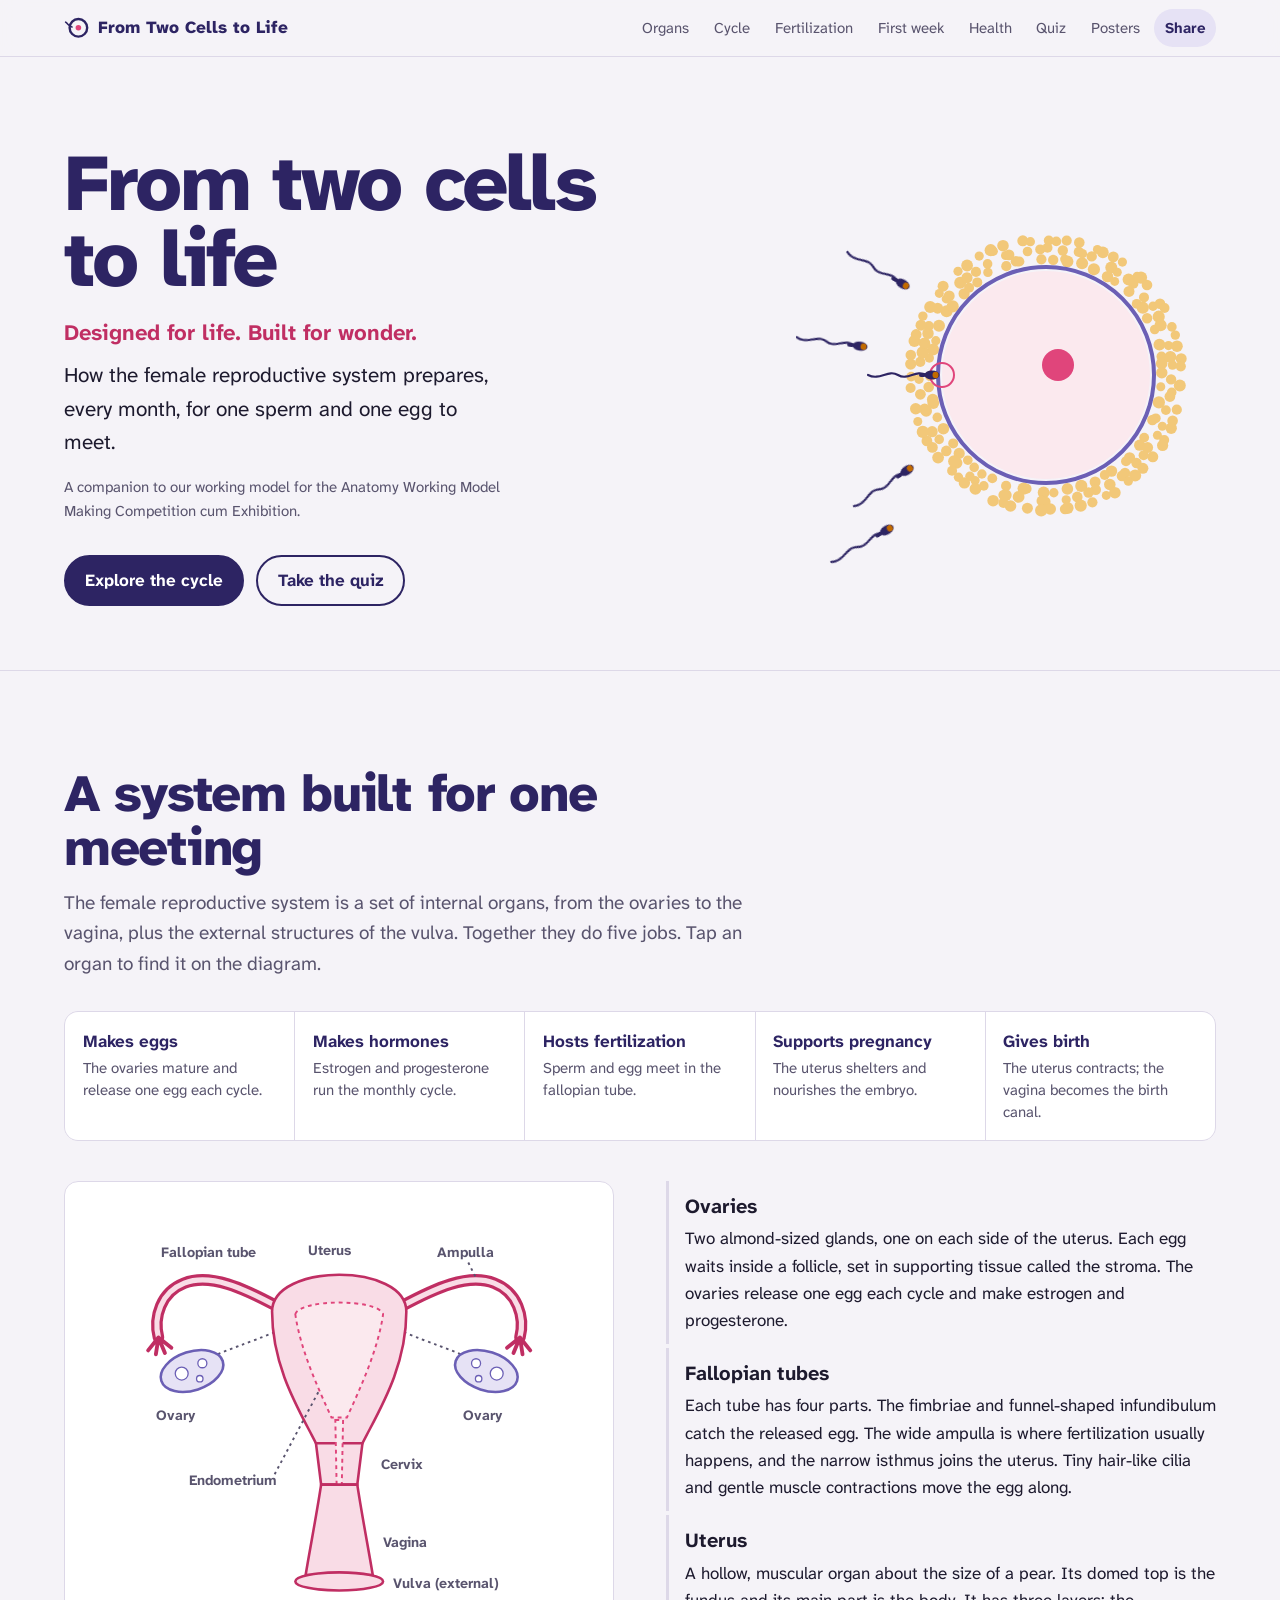
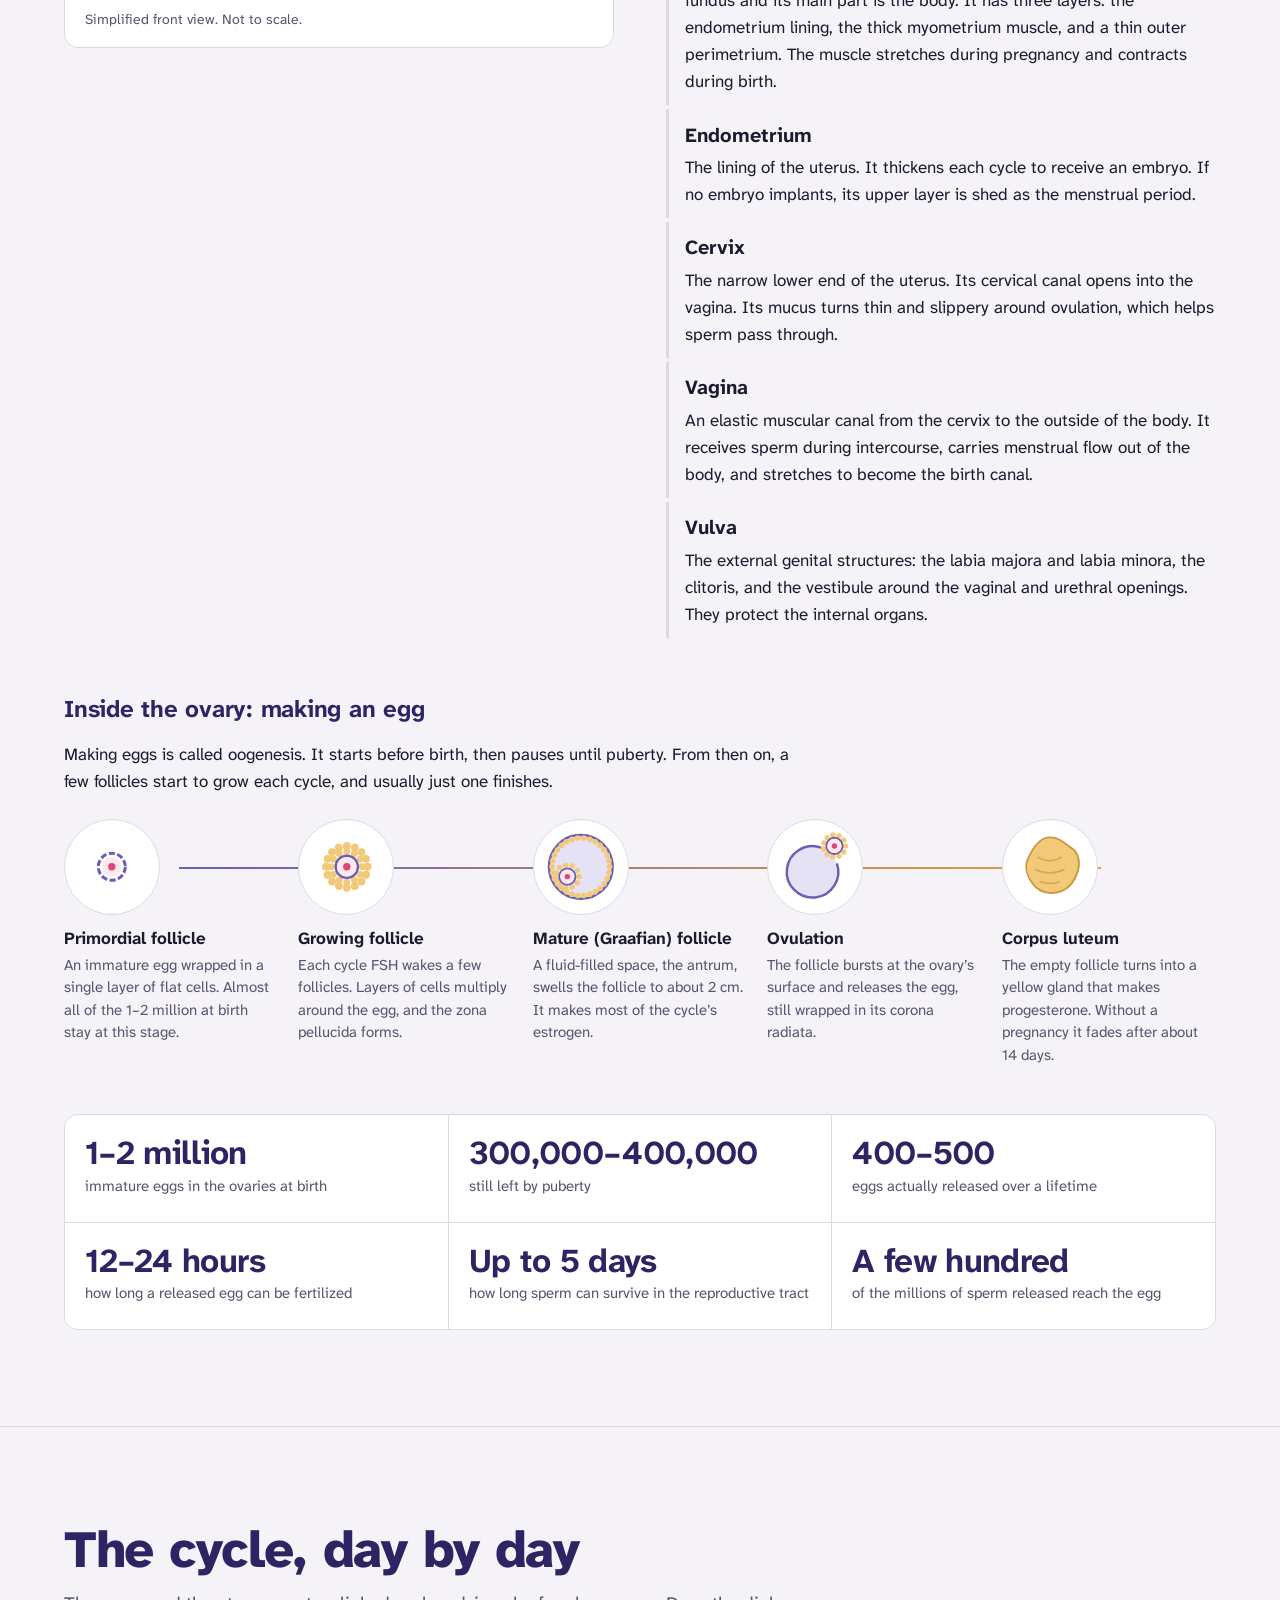
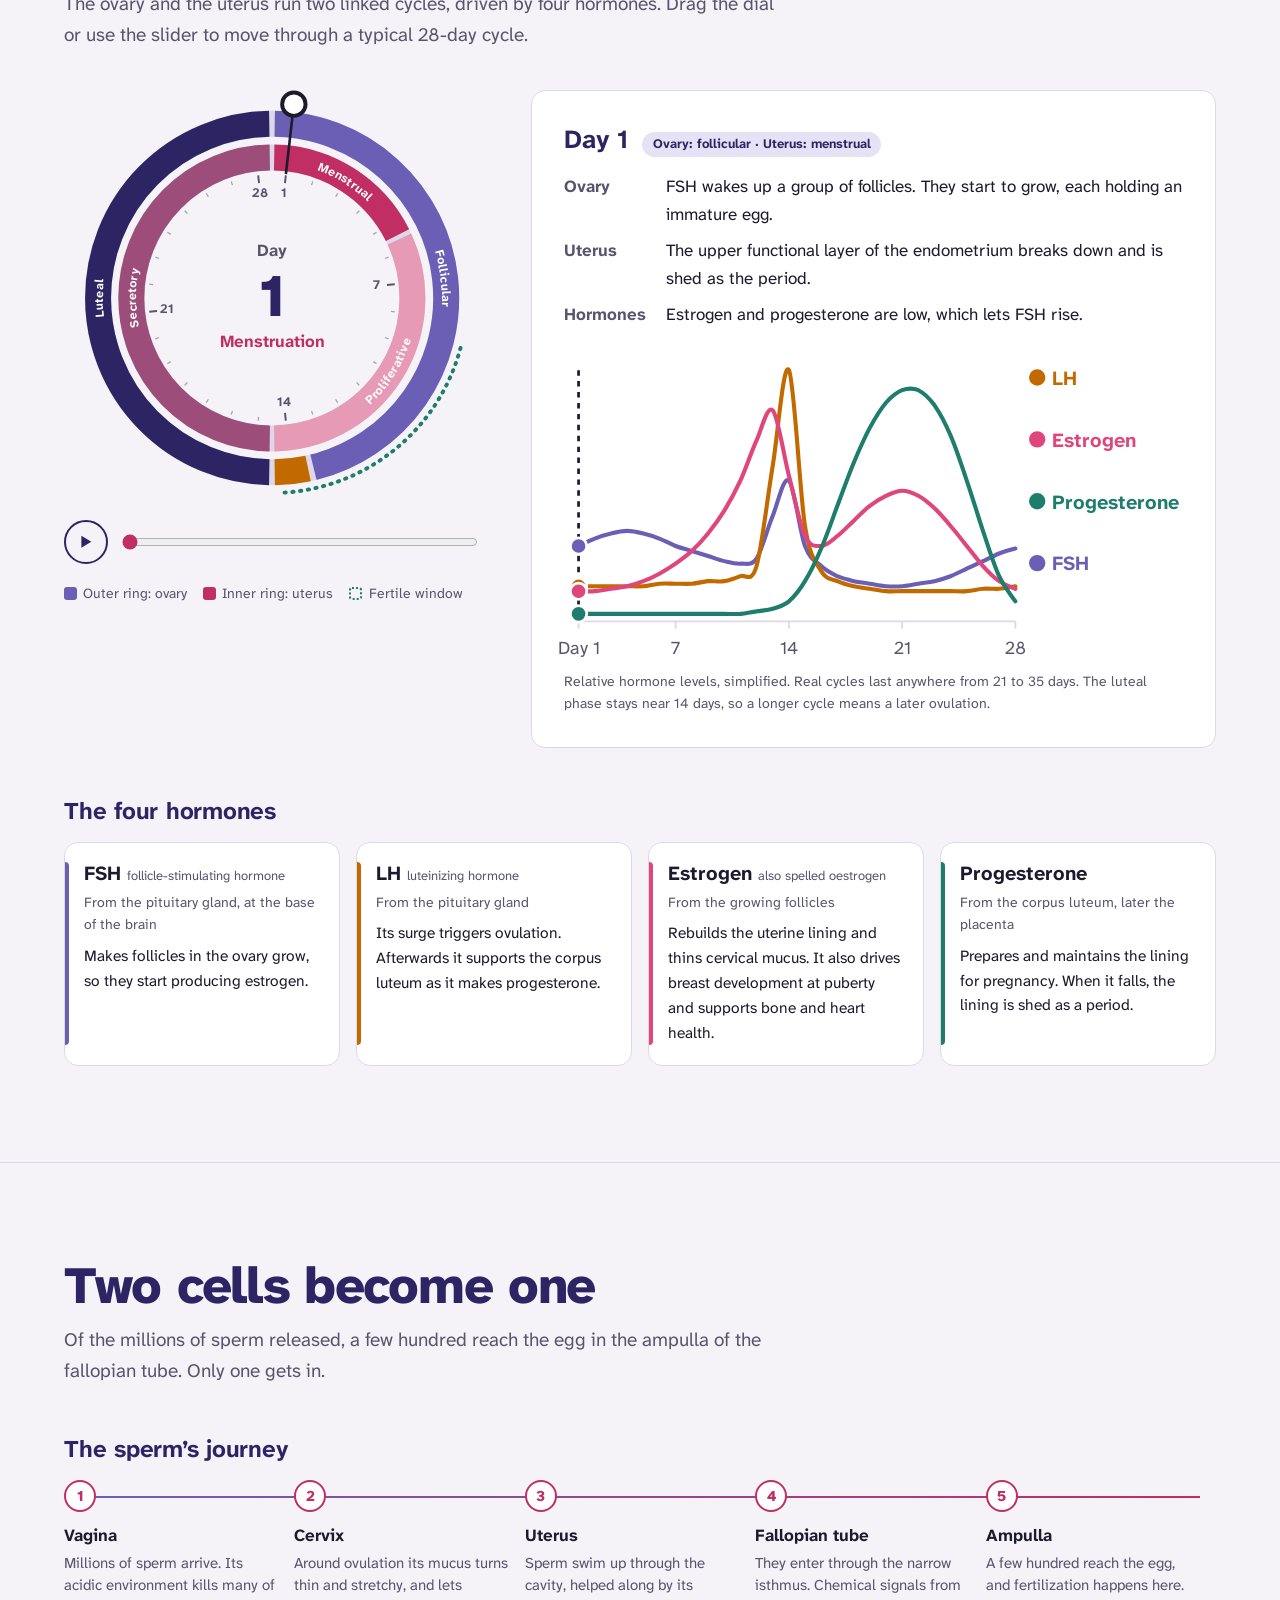
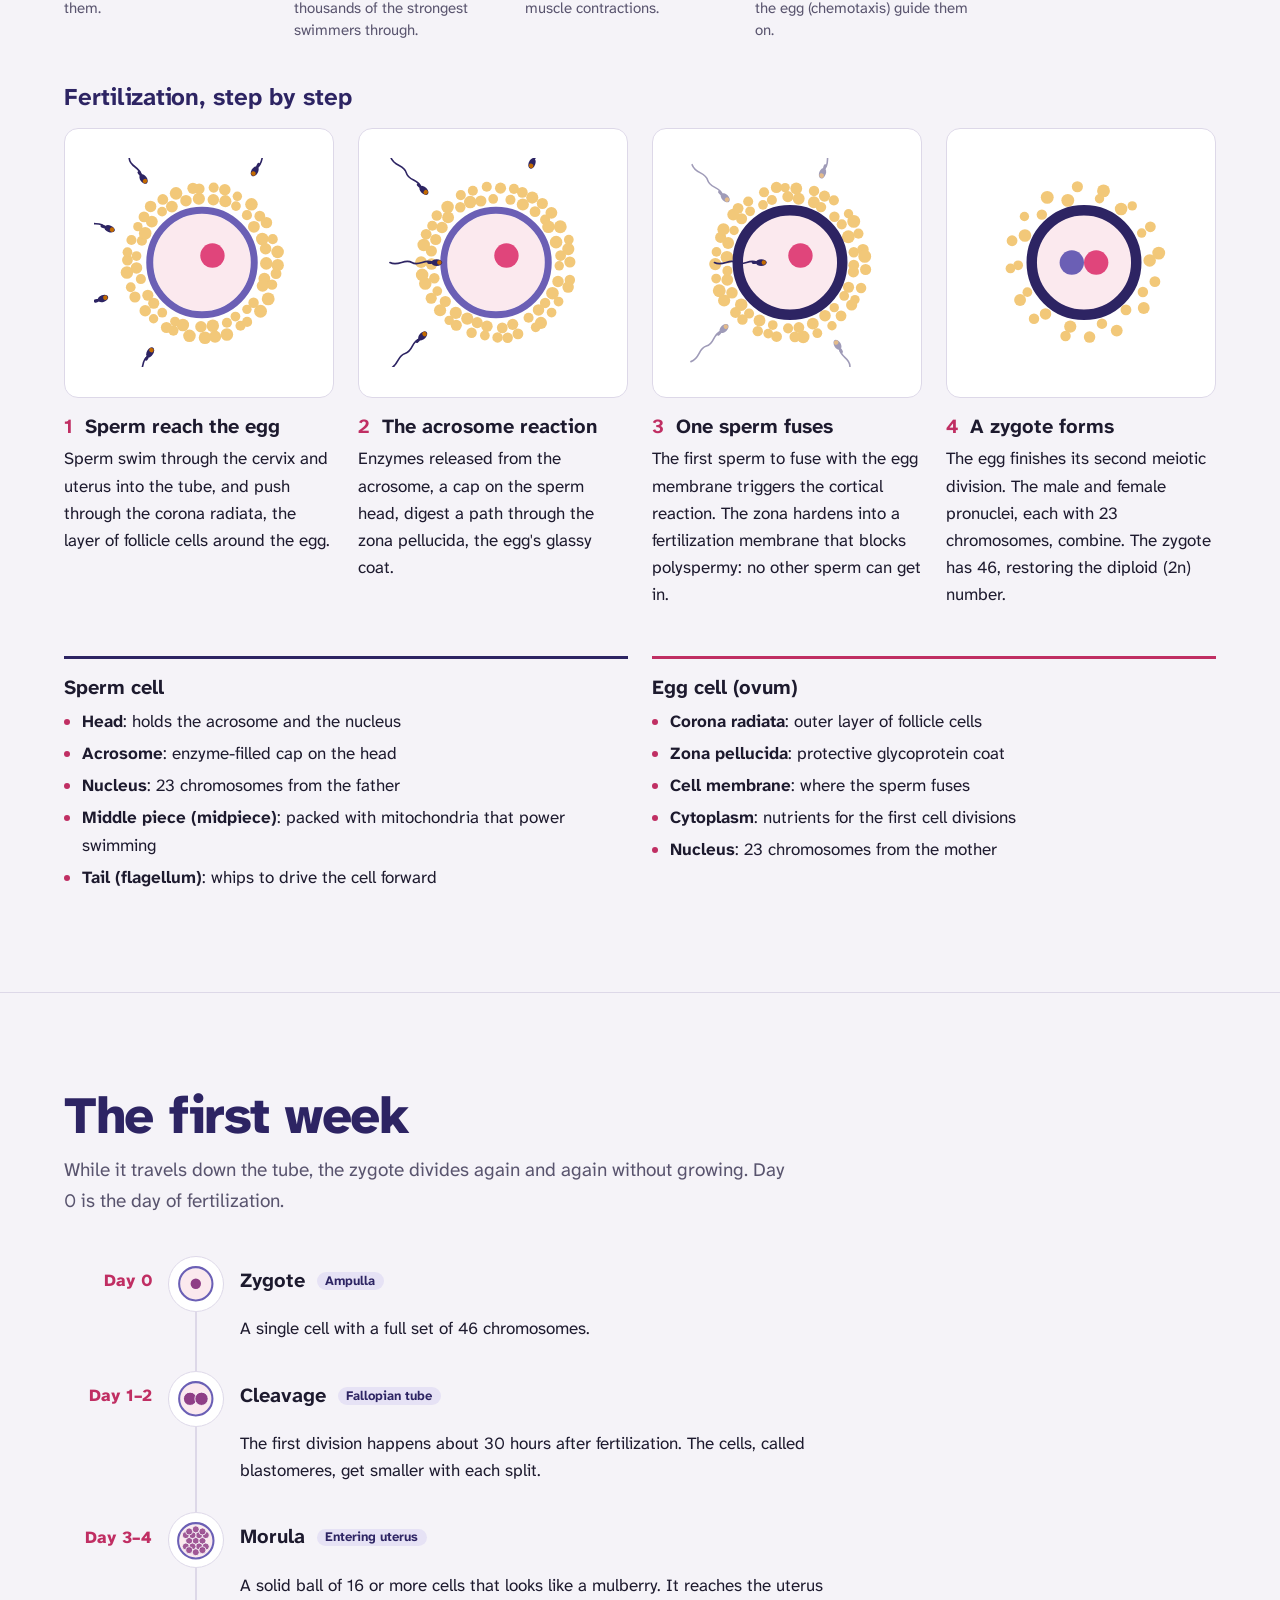
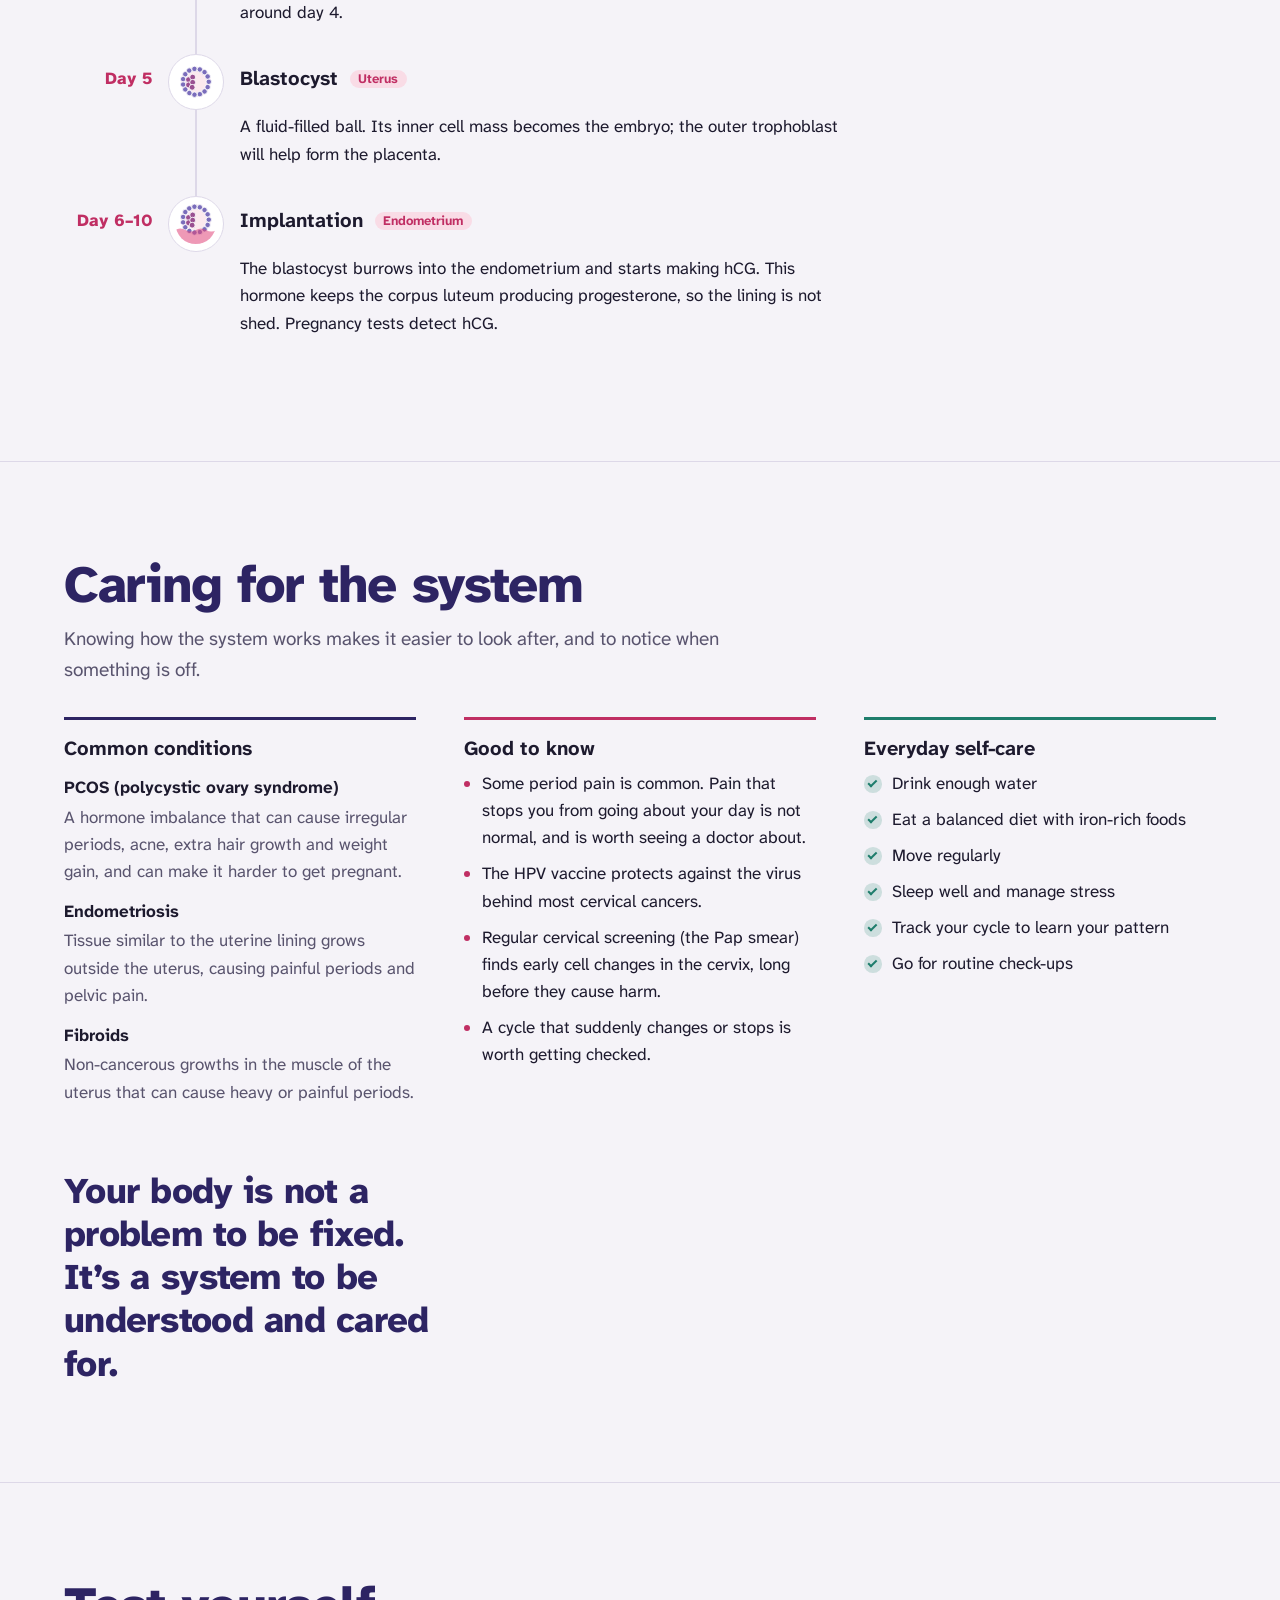
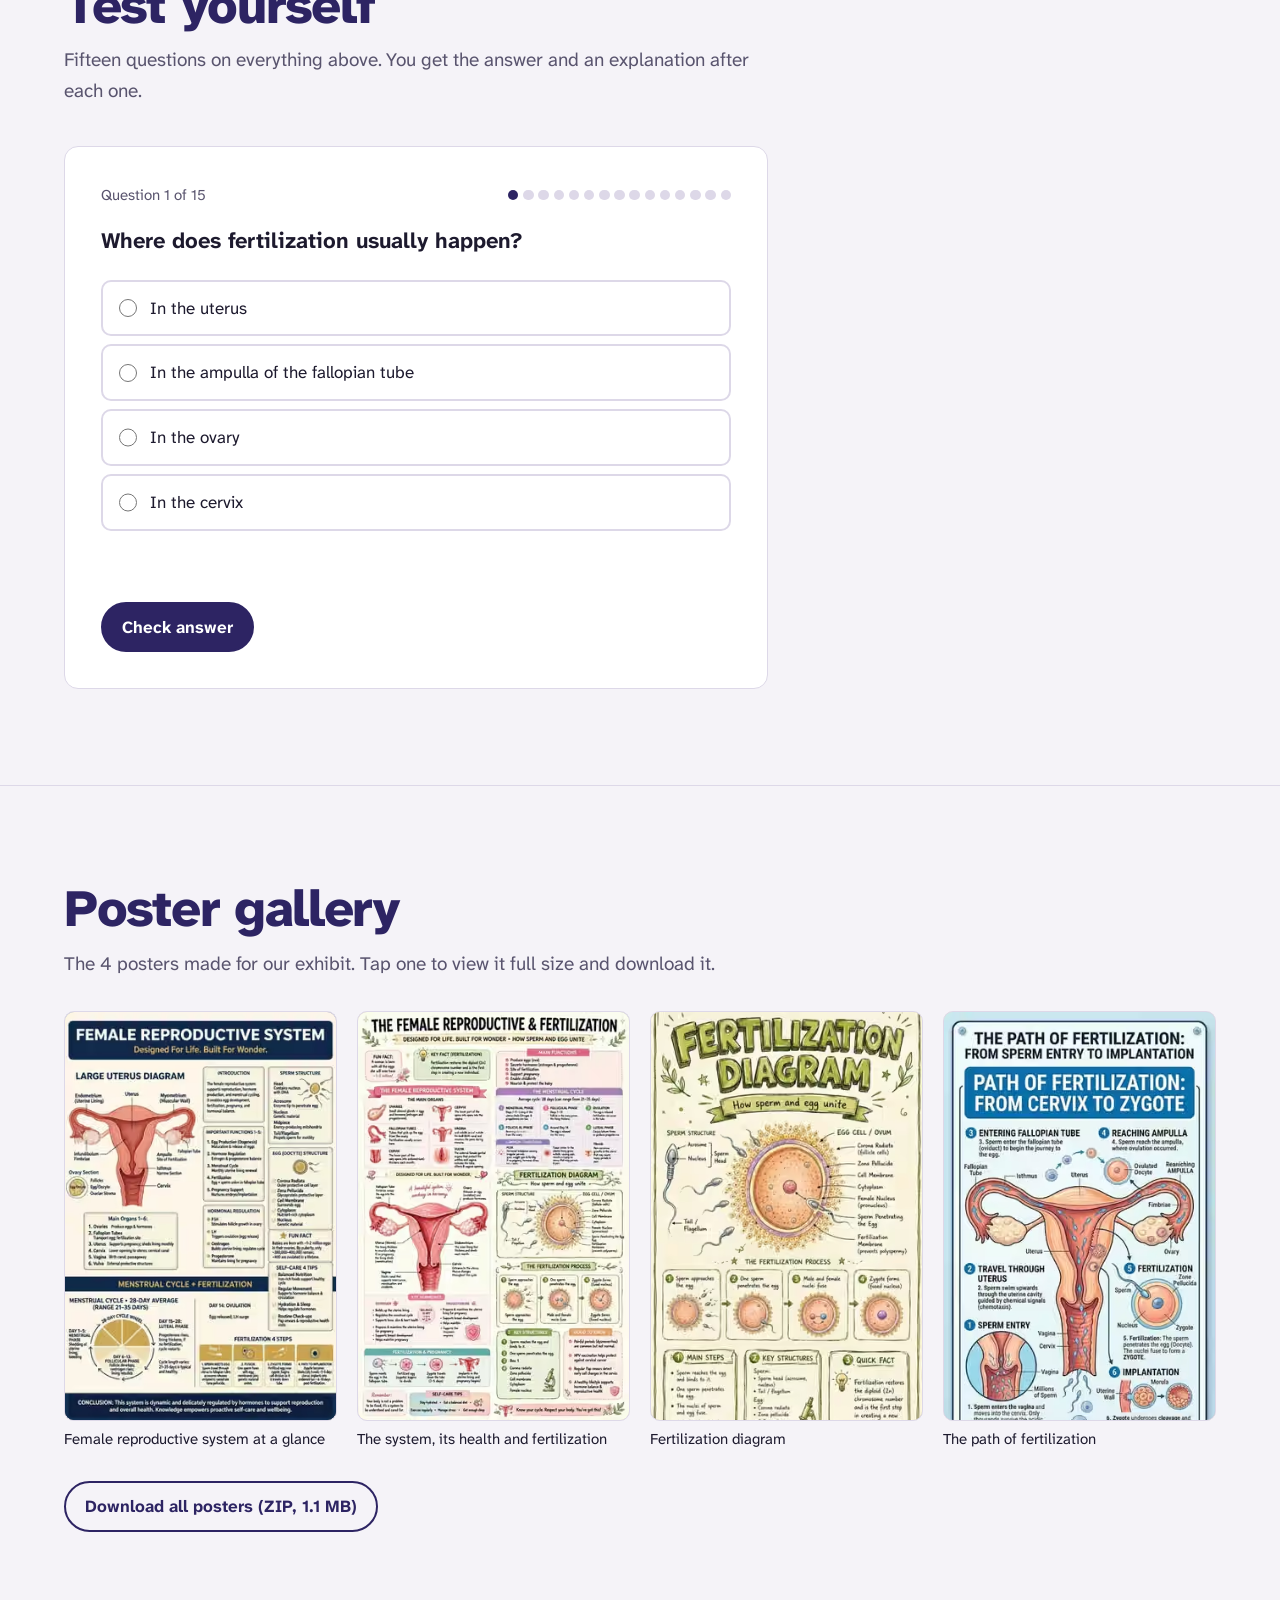
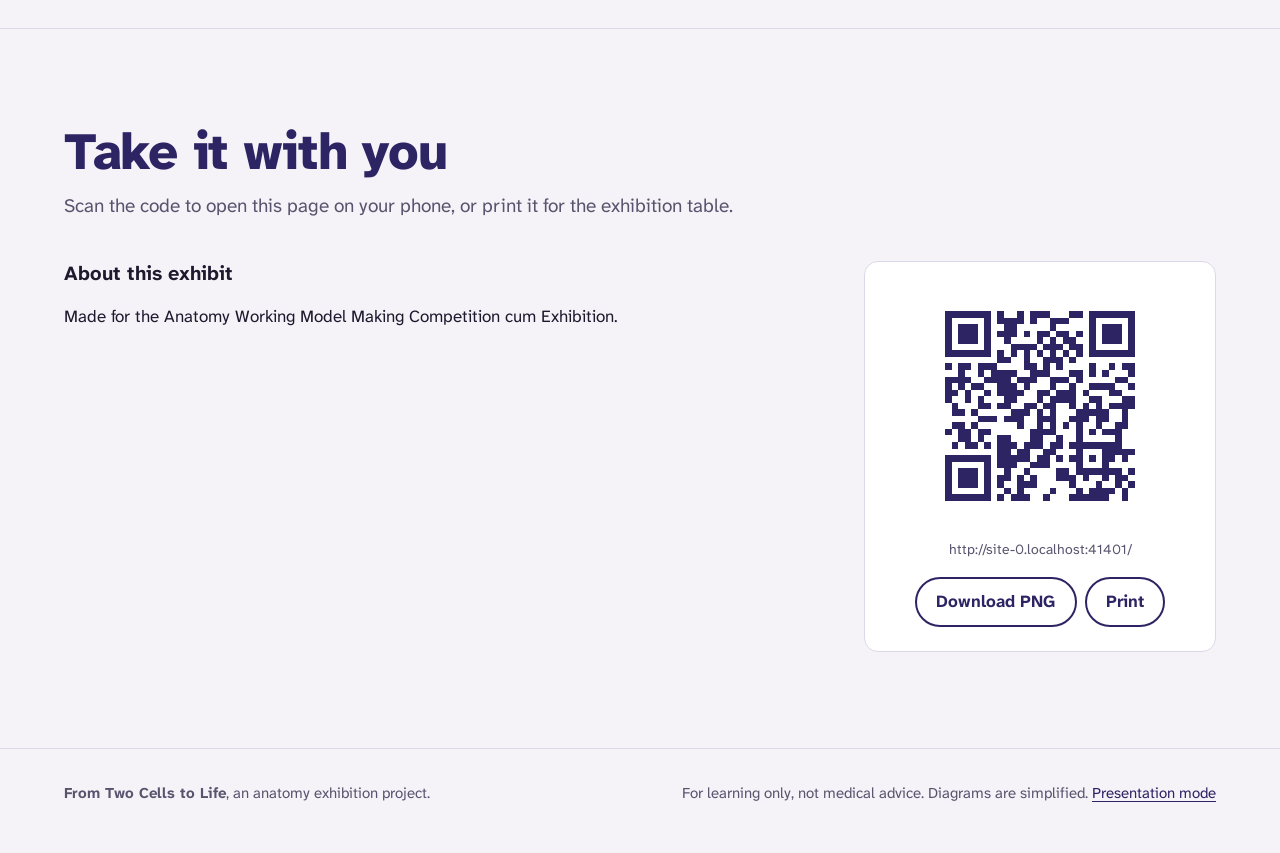
<file: index.html>
<!doctype html>
<html lang="en">
<head>
<meta charset="utf-8">
<meta name="viewport" content="width=device-width, initial-scale=1">
<title>From Two Cells to Life — Anatomy Exhibition</title>
<meta name="description" content="An interactive guide to the female reproductive system, the menstrual cycle and fertilization, made for an anatomy working-model exhibition.">
<meta name="theme-color" content="#f5f3f8" media="(prefers-color-scheme: light)">
<meta name="theme-color" content="#14111f" media="(prefers-color-scheme: dark)">
<meta property="og:title" content="From Two Cells to Life">
<meta property="og:description" content="Explore the female reproductive system, the menstrual cycle and fertilization. Try the cycle dial and the quiz.">
<meta property="og:type" content="website">
<link rel="icon" href="favicon.svg" type="image/svg+xml">
<link rel="manifest" href="manifest.webmanifest">
<link rel="preload" href="assets/fonts/two-cells-sans.woff2" as="font" type="font/woff2" crossorigin>
<link rel="stylesheet" href="assets/css/site.css">
<script src="assets/js/main.js" defer></script>
</head>
<body>
<a class="skip" href="#main">Skip to content</a>

<header class="bar">
  <div class="wrap">
    <a class="brand" href="#top" aria-label="From Two Cells to Life, back to top">
      <svg viewBox="0 0 32 32" aria-hidden="true"><circle cx="18" cy="16" r="11" fill="none" stroke="currentColor" stroke-width="3"/><circle cx="18" cy="16" r="3.5" fill="#e0457b"/><path d="M2 9c3 2 4 5 8 6" fill="none" stroke="currentColor" stroke-width="2" stroke-linecap="round"/></svg>
      <span>From Two Cells to Life</span>
    </a>
    <nav aria-label="Sections">
      <ul>
        <li><a href="#system">Organs</a></li>
        <li><a href="#cycle">Cycle</a></li>
        <li><a href="#fertilization">Fertilization</a></li>
        <li><a href="#first-week">First week</a></li>
        <li><a href="#health">Health</a></li>
        <li><a href="#quiz">Quiz</a></li>
        <li><a href="#posters">Posters</a></li>
        <li><a href="#visit">Share</a></li>
      </ul>
    </nav>
  </div>
</header>

<main id="main">
<section class="hero" id="top">
  <div class="wrap">
    <div>
      <h1><span>From two cells</span> <span>to life</span></h1>
      <p class="tagline">Designed for life. Built for wonder.</p>
      <p class="lede">How the female reproductive system prepares, every month, for one sperm and one egg to meet.</p>
      <p class="context">A companion to our working model for the Anatomy Working Model Making Competition cum Exhibition.</p>
      <div class="hero-actions">
        <a class="btn" href="#cycle">Explore the cycle</a>
        <a class="btn ghost" href="#quiz">Take the quiz</a>
      </div>
    </div>
    <svg class="hero-art cells" viewBox="0 0 420 400" role="img" aria-labelledby="hero-art-t">
      <title id="hero-art-t">Sperm cells swimming toward an egg cell surrounded by its corona radiata. One sperm has reached the zona pellucida.</title>
      <defs>
        <g id="sp">
          <path class="sp-tail" style="fill:none;stroke:var(--hema);stroke-width:2.2;stroke-linecap:round" d="M-12 0c-10-6-18 6-28 0s-18 6-30 0"/>
          <rect style="fill:var(--hema)" x="-19" y="-2" width="7" height="4" rx="2"/>
          <ellipse style="fill:var(--hema)" cx="-6" cy="0" rx="7.5" ry="4.6"/>
          <ellipse style="fill:var(--amber)" cx="-2.5" cy="0" rx="3" ry="3.2"/>
        </g>
      </defs>
      <g class="corona"><circle cx="147.4" cy="253.7" r="5.8"/><circle cx="141.3" cy="242.4" r="4.8"/><circle cx="137.3" cy="228.1" r="5.9"/><circle cx="136.7" cy="224.5" r="5.8"/><circle cx="132.7" cy="212.0" r="5.3"/><circle cx="134.1" cy="200.9" r="5.2"/><circle cx="133.3" cy="183.0" r="4.7"/><circle cx="137.0" cy="174.5" r="6.1"/><circle cx="139.8" cy="165.7" r="4.6"/><circle cx="143.0" cy="150.8" r="6.0"/><circle cx="150.6" cy="136.3" r="6.0"/><circle cx="156.7" cy="131.4" r="6.1"/><circle cx="168.1" cy="118.8" r="5.6"/><circle cx="173.1" cy="112.7" r="5.0"/><circle cx="181.3" cy="107.4" r="5.0"/><circle cx="191.9" cy="97.4" r="4.7"/><circle cx="210.3" cy="91.2" r="5.1"/><circle cx="219.9" cy="86.3" r="5.2"/><circle cx="223.3" cy="86.5" r="5.1"/><circle cx="245.4" cy="84.3" r="5.1"/><circle cx="257.2" cy="84.9" r="5.2"/><circle cx="268.6" cy="84.1" r="4.5"/><circle cx="271.4" cy="86.5" r="6.0"/><circle cx="286.1" cy="88.3" r="6.0"/><circle cx="297.9" cy="94.3" r="6.1"/><circle cx="311.5" cy="101.6" r="5.7"/><circle cx="318.7" cy="106.4" r="4.5"/><circle cx="333.0" cy="116.4" r="5.5"/><circle cx="340.7" cy="128.8" r="4.9"/><circle cx="346.8" cy="132.7" r="6.1"/><circle cx="351.1" cy="143.2" r="5.2"/><circle cx="358.7" cy="154.5" r="4.8"/><circle cx="363.4" cy="169.7" r="5.9"/><circle cx="365.5" cy="181.5" r="5.0"/><circle cx="365.7" cy="188.4" r="5.8"/><circle cx="365.8" cy="197.8" r="5.7"/><circle cx="364.8" cy="211.8" r="4.5"/><circle cx="362.9" cy="227.4" r="6.1"/><circle cx="359.8" cy="243.3" r="4.9"/><circle cx="356.4" cy="245.0" r="5.3"/><circle cx="348.2" cy="262.6" r="4.9"/><circle cx="343.6" cy="270.2" r="5.6"/><circle cx="333.6" cy="282.8" r="5.6"/><circle cx="330.0" cy="286.2" r="5.0"/><circle cx="315.5" cy="296.1" r="5.7"/><circle cx="308.7" cy="300.0" r="4.9"/><circle cx="299.1" cy="307.0" r="5.5"/><circle cx="285.3" cy="310.9" r="6.1"/><circle cx="271.4" cy="313.9" r="5.8"/><circle cx="257.8" cy="317.8" r="4.7"/><circle cx="247.6" cy="317.5" r="5.9"/><circle cx="230.6" cy="313.7" r="5.0"/><circle cx="227.6" cy="313.6" r="6.1"/><circle cx="210.1" cy="310.9" r="5.1"/><circle cx="196.3" cy="303.4" r="4.9"/><circle cx="185.9" cy="299.0" r="4.7"/><circle cx="178.2" cy="292.4" r="4.8"/><circle cx="171.8" cy="285.2" r="4.8"/><circle cx="163.2" cy="278.4" r="5.6"/><circle cx="157.2" cy="268.4" r="5.0"/><circle cx="191.6" cy="88.9" r="4.8"/><circle cx="209.6" cy="80.5" r="4.6"/><circle cx="213.0" cy="79.9" r="5.4"/><circle cx="231.5" cy="76.5" r="4.8"/><circle cx="244.2" cy="74.4" r="5.0"/><circle cx="251.5" cy="72.7" r="5.0"/><circle cx="266.8" cy="75.5" r="5.2"/><circle cx="282.8" cy="76.9" r="5.1"/><circle cx="286.3" cy="78.7" r="4.8"/><circle cx="295.7" cy="81.4" r="5.2"/><circle cx="315.3" cy="92.6" r="6.0"/><circle cx="321.3" cy="97.3" r="4.5"/><circle cx="332.6" cy="104.4" r="6.0"/><circle cx="337.3" cy="108.7" r="5.1"/><circle cx="348.0" cy="122.4" r="5.0"/><circle cx="357.0" cy="131.2" r="4.7"/><circle cx="362.7" cy="141.7" r="6.1"/><circle cx="364.6" cy="150.2" r="6.1"/><circle cx="372.5" cy="170.6" r="4.6"/><circle cx="374.4" cy="182.0" r="6.0"/><circle cx="376.5" cy="190.1" r="4.7"/><circle cx="375.1" cy="204.4" r="5.2"/><circle cx="375.7" cy="217.4" r="4.8"/><circle cx="373.9" cy="221.5" r="5.4"/><circle cx="369.9" cy="235.1" r="4.9"/><circle cx="366.3" cy="251.3" r="4.5"/><circle cx="361.4" cy="260.3" r="4.5"/><circle cx="351.6" cy="272.6" r="5.5"/><circle cx="347.6" cy="280.3" r="5.0"/><circle cx="340.5" cy="288.0" r="5.2"/><circle cx="329.0" cy="298.0" r="5.2"/><circle cx="326.0" cy="300.9" r="5.3"/><circle cx="313.8" cy="309.5" r="5.8"/><circle cx="299.7" cy="314.8" r="5.3"/><circle cx="292.5" cy="317.5" r="5.2"/><circle cx="281.3" cy="321.9" r="5.3"/><circle cx="270.2" cy="324.8" r="4.6"/><circle cx="249.3" cy="326.8" r="5.3"/><circle cx="245.6" cy="325.9" r="5.1"/><circle cx="222.6" cy="321.9" r="5.9"/><circle cx="209.9" cy="320.1" r="5.8"/><circle cx="207.7" cy="320.1" r="5.3"/><circle cx="187.8" cy="310.9" r="4.8"/><circle cx="179.1" cy="305.6" r="4.6"/><circle cx="173.9" cy="301.3" r="4.7"/><circle cx="160.5" cy="287.8" r="5.9"/><circle cx="158.1" cy="286.3" r="6.0"/><circle cx="150.3" cy="275.9" r="5.3"/><circle cx="143.2" cy="264.4" r="4.8"/><circle cx="136.1" cy="256.7" r="5.6"/><circle cx="130.2" cy="236.0" r="5.8"/><circle cx="128.6" cy="234.1" r="5.5"/><circle cx="124.4" cy="219.3" r="5.4"/><circle cx="123.0" cy="204.3" r="4.7"/><circle cx="124.3" cy="186.9" r="5.1"/><circle cx="126.7" cy="177.4" r="6.1"/><circle cx="128.5" cy="168.2" r="5.8"/><circle cx="132.0" cy="158.4" r="5.7"/><circle cx="132.9" cy="151.0" r="4.9"/><circle cx="141.6" cy="133.2" r="5.5"/><circle cx="150.2" cy="123.9" r="4.5"/><circle cx="153.2" cy="120.9" r="5.5"/><circle cx="164.2" cy="107.7" r="6.0"/><circle cx="171.0" cy="102.8" r="5.6"/><circle cx="180.0" cy="96.9" r="5.1"/><circle cx="356.8" cy="281.8" r="5.5"/><circle cx="346.9" cy="293.3" r="5.5"/><circle cx="339.1" cy="300.5" r="6.1"/><circle cx="332.3" cy="306.2" r="4.6"/><circle cx="318.9" cy="317.7" r="5.8"/><circle cx="310.3" cy="320.4" r="4.5"/><circle cx="296.4" cy="327.3" r="5.1"/><circle cx="284.7" cy="330.6" r="6.1"/><circle cx="271.6" cy="332.9" r="6.0"/><circle cx="269.0" cy="334.1" r="5.2"/><circle cx="254.2" cy="334.0" r="5.8"/><circle cx="245.2" cy="335.4" r="6.1"/><circle cx="231.4" cy="333.2" r="5.5"/><circle cx="214.5" cy="331.0" r="5.8"/><circle cx="207.4" cy="327.9" r="5.0"/><circle cx="197.1" cy="325.7" r="5.8"/><circle cx="179.4" cy="313.9" r="5.9"/><circle cx="168.4" cy="307.9" r="5.7"/><circle cx="162.5" cy="302.2" r="4.7"/><circle cx="156.1" cy="295.7" r="5.0"/><circle cx="142.1" cy="282.6" r="5.9"/><circle cx="136.4" cy="272.4" r="5.4"/><circle cx="130.9" cy="265.9" r="5.4"/><circle cx="126.8" cy="256.9" r="6.1"/><circle cx="121.8" cy="246.5" r="4.5"/><circle cx="119.7" cy="233.8" r="5.7"/><circle cx="114.6" cy="213.0" r="5.0"/><circle cx="115.2" cy="201.6" r="4.9"/><circle cx="114.7" cy="189.1" r="5.6"/><circle cx="114.8" cy="180.1" r="5.3"/><circle cx="118.4" cy="166.0" r="5.9"/><circle cx="120.2" cy="159.5" r="5.4"/><circle cx="125.0" cy="150.2" r="5.5"/><circle cx="126.9" cy="141.1" r="4.7"/><circle cx="134.2" cy="132.0" r="6.0"/><circle cx="143.3" cy="118.4" r="4.5"/><circle cx="147.1" cy="111.2" r="5.5"/><circle cx="162.0" cy="96.3" r="4.6"/><circle cx="171.1" cy="90.5" r="5.9"/><circle cx="183.2" cy="81.1" r="4.6"/><circle cx="194.7" cy="75.2" r="6.1"/><circle cx="197.2" cy="76.3" r="4.7"/><circle cx="207.0" cy="70.7" r="5.8"/><circle cx="226.8" cy="65.8" r="5.5"/><circle cx="234.4" cy="66.7" r="4.6"/><circle cx="252.8" cy="65.5" r="5.0"/><circle cx="260.3" cy="66.4" r="4.9"/><circle cx="270.7" cy="65.6" r="5.1"/><circle cx="283.3" cy="67.5" r="5.3"/><circle cx="301.4" cy="74.5" r="4.5"/><circle cx="306.9" cy="77.4" r="5.8"/><circle cx="317.3" cy="81.9" r="5.4"/><circle cx="326.4" cy="87.1" r="4.6"/><circle cx="341.1" cy="101.2" r="4.5"/><circle cx="345.0" cy="102.6" r="6.1"/><circle cx="351.0" cy="110.0" r="5.3"/><circle cx="364.0" cy="128.7" r="5.3"/><circle cx="368.6" cy="133.0" r="4.9"/><circle cx="375.9" cy="151.9" r="4.8"/><circle cx="379.3" cy="160.1" r="4.7"/><circle cx="381.0" cy="171.2" r="5.8"/><circle cx="385.2" cy="183.7" r="5.5"/><circle cx="384.8" cy="191.3" r="5.1"/><circle cx="383.8" cy="210.5" r="6.0"/><circle cx="384.1" cy="211.0" r="4.9"/><circle cx="380.8" cy="234.7" r="5.1"/><circle cx="376.6" cy="245.8" r="5.3"/><circle cx="375.2" cy="253.2" r="5.7"/><circle cx="368.2" cy="265.0" r="5.0"/><circle cx="366.6" cy="270.5" r="5.6"/></g>
      <circle class="cyto" cx="250" cy="200" r="104"/>
      <circle class="zona" cx="250" cy="200" r="108"/>
      <circle class="pn-f" cx="262" cy="190" r="16"/>
      <circle class="glow" cx="146" cy="200" r="12" fill="none" stroke="#e0457b" stroke-width="2" opacity=".9"/>
      <g class="swim s1"><use href="#sp" transform="translate(142 200)"/></g>
      <g class="swim s2"><use href="#sp" transform="translate(112 112) rotate(30)"/></g>
      <g class="swim s3"><use href="#sp" transform="translate(116 292) rotate(-34)"/></g>
      <g class="swim s4"><use href="#sp" transform="translate(70 172) rotate(8)"/></g>
      <g class="swim s5"><use href="#sp" transform="translate(96 352) rotate(-30)"/></g>
    </svg>
  </div>
</section>

<!-- ===================== ORGANS ===================== -->
<section class="section" id="system" aria-labelledby="system-h">
  <div class="wrap">
    <div class="prose">
      <h2 id="system-h">A system built for one meeting</h2>
      <p>The female reproductive system is a set of internal organs, from the ovaries to the vagina, plus the external structures of the vulva. Together they do five jobs. Tap an organ to find it on the diagram.</p>
    </div>

    <ul class="functions" aria-label="What the system does">
      <li><b>Makes eggs</b><span>The ovaries mature and release one egg each cycle.</span></li>
      <li><b>Makes hormones</b><span>Estrogen and progesterone run the monthly cycle.</span></li>
      <li><b>Hosts fertilization</b><span>Sperm and egg meet in the fallopian tube.</span></li>
      <li><b>Supports pregnancy</b><span>The uterus shelters and nourishes the embryo.</span></li>
      <li><b>Gives birth</b><span>The uterus contracts; the vagina becomes the birth canal.</span></li>
    </ul>

    <div class="organs">
      <figure class="organ-figure">
        <svg class="tract" id="tract" viewBox="0 0 400 312" role="img" aria-labelledby="tract-t">
          <title id="tract-t">Front-view schematic of the uterus, two fallopian tubes, two ovaries, cervix and vagina.</title>
          <!-- ligaments -->
          <path class="lig" d="M150 104 C130 112 112 118 104 122"/>
          <path class="lig" d="M250 104 C270 112 288 118 296 122"/>

          <g class="part" data-part="tubes">
            <path class="tube" d="M152 84 C126 70 100 58 80 66 C62 73 56 92 60 108"/>
            <path class="tube" d="M248 84 C274 70 300 58 320 66 C338 73 344 92 340 108"/>
            <path class="tube-core" d="M152 84 C126 70 100 58 80 66 C62 73 56 92 60 108"/>
            <path class="tube-core" d="M248 84 C274 70 300 58 320 66 C338 73 344 92 340 108"/>
            <g fill="none" stroke="currentColor" class="tube" style="stroke-width:3">
              <path d="M60 108 l-8 10 M60 108 l-2 13 M60 108 l5 12 M60 108 l10 8"/>
              <path d="M340 108 l8 10 M340 108 l2 13 M340 108 l-5 12 M340 108 l-10 8"/>
            </g>
            <text class="lbl" x="62" y="46">Fallopian tube</text>
            <text class="lbl" x="276" y="46">Ampulla</text>
            <path class="lig" d="M300 50 L306 62"/>
          </g>

          <g class="part" data-part="ovaries">
            <ellipse class="ovary" cx="86" cy="134" rx="25" ry="15" transform="rotate(-18 86 134)"/>
            <ellipse class="ovary" cx="314" cy="134" rx="25" ry="15" transform="rotate(18 314 134)"/>
            <circle class="follicle" cx="78" cy="136" r="5"/><circle class="follicle" cx="94" cy="128" r="3.5"/><circle class="follicle" cx="92" cy="140" r="2.5"/>
            <circle class="follicle" cx="322" cy="136" r="5"/><circle class="follicle" cx="306" cy="128" r="3.5"/><circle class="follicle" cx="308" cy="140" r="2.5"/>
            <text class="lbl" x="58" y="172">Ovary</text>
            <text class="lbl" x="296" y="172">Ovary</text>
          </g>

          <g class="part" data-part="uterus">
            <path class="tissue" d="M148 88 C148 50 252 50 252 88 C252 132 230 166 218 190 L182 190 C170 166 148 132 148 88 Z"/>
            <text class="lbl" x="176" y="44">Uterus</text>
          </g>

          <g class="part" data-part="endometrium">
            <path class="lining" d="M166 90 C170 78 230 78 234 90 C230 118 216 148 206 170 L194 170 C184 148 170 118 166 90 Z"/>
            <text class="lbl" x="84" y="222">Endometrium</text>
            <path class="lig" d="M150 214 L184 150"/>
          </g>

          <g class="part" data-part="cervix">
            <path class="tissue" d="M182 190 L218 190 L214 222 L186 222 Z"/>
            <path class="lining" d="M197 172 L203 172 L202 222 L198 222 Z"/>
            <text class="lbl" x="232" y="210">Cervix</text>
          </g>

          <g class="part" data-part="vagina">
            <path class="tissue" d="M186 222 L214 222 C218 248 222 268 226 292 L174 292 C178 268 182 248 186 222 Z"/>
            <text class="lbl" x="234" y="270">Vagina</text>
          </g>

          <g class="part" data-part="vulva">
            <ellipse class="tissue" cx="200" cy="297" rx="34" ry="7"/>
            <text class="lbl" x="242" y="302">Vulva (external)</text>
          </g>
        </svg>
        <figcaption>Simplified front view. Not to scale.</figcaption>
      </figure>

      <ul class="organ-list" id="organ-list">
        <li data-part="ovaries"><button type="button" aria-pressed="false">Ovaries</button>
          <p>Two almond-sized glands, one on each side of the uterus. Each egg waits inside a follicle, set in supporting tissue called the stroma. The ovaries release one egg each cycle and make estrogen and progesterone.</p></li>
        <li data-part="tubes"><button type="button" aria-pressed="false">Fallopian tubes</button>
          <p>Each tube has four parts. The fimbriae and funnel-shaped infundibulum catch the released egg. The wide ampulla is where fertilization usually happens, and the narrow isthmus joins the uterus. Tiny hair-like cilia and gentle muscle contractions move the egg along.</p></li>
        <li data-part="uterus"><button type="button" aria-pressed="false">Uterus</button>
          <p>A hollow, muscular organ about the size of a pear. Its domed top is the fundus and its main part is the body. It has three layers: the endometrium lining, the thick myometrium muscle, and a thin outer perimetrium. The muscle stretches during pregnancy and contracts during birth.</p></li>
        <li data-part="endometrium"><button type="button" aria-pressed="false">Endometrium</button>
          <p>The lining of the uterus. It thickens each cycle to receive an embryo. If no embryo implants, its upper layer is shed as the menstrual period.</p></li>
        <li data-part="cervix"><button type="button" aria-pressed="false">Cervix</button>
          <p>The narrow lower end of the uterus. Its cervical canal opens into the vagina. Its mucus turns thin and slippery around ovulation, which helps sperm pass through.</p></li>
        <li data-part="vagina"><button type="button" aria-pressed="false">Vagina</button>
          <p>An elastic muscular canal from the cervix to the outside of the body. It receives sperm during intercourse, carries menstrual flow out of the body, and stretches to become the birth canal.</p></li>
        <li data-part="vulva"><button type="button" aria-pressed="false">Vulva</button>
          <p>The external genital structures: the labia majora and labia minora, the clitoris, and the vestibule around the vaginal and urethral openings. They protect the internal organs.</p></li>
      </ul>
    </div>

    <div class="ovary-block">
      <div class="prose">
        <h3 class="sub-h">Inside the ovary: making an egg</h3>
        <p>Making eggs is called oogenesis. It starts before birth, then pauses until puberty. From then on, a few follicles start to grow each cycle, and usually just one finishes.</p>
      </div>
      <ol class="follicles">
        <li><div class="art"><svg class="cells" viewBox="0 0 60 60" role="img" aria-label="A small egg with one thin layer of cells"><circle cx="30" cy="30" r="11" fill="none" stroke="var(--hema-2)" stroke-width="2.5" stroke-dasharray="5 2"/><circle class="cyto" cx="30" cy="30" r="8"/><circle class="pn-f" cx="30" cy="30" r="3.0"/></svg></div><h4>Primordial follicle</h4><p>An immature egg wrapped in a single layer of flat cells. Almost all of the 1–2 million at birth stay at this stage.</p></li>
        <li><div class="art"><svg class="cells" viewBox="0 0 60 60" role="img" aria-label="An egg surrounded by several layers of cells"><g class="corona"><circle cx="47.0" cy="30.0" r="3.2"/><circle cx="45.7" cy="36.5" r="3.2"/><circle cx="42.0" cy="42.0" r="3.2"/><circle cx="36.5" cy="45.7" r="3.2"/><circle cx="30.0" cy="47.0" r="3.2"/><circle cx="23.5" cy="45.7" r="3.2"/><circle cx="18.0" cy="42.0" r="3.2"/><circle cx="14.3" cy="36.5" r="3.2"/><circle cx="13.0" cy="30.0" r="3.2"/><circle cx="14.3" cy="23.5" r="3.2"/><circle cx="18.0" cy="18.0" r="3.2"/><circle cx="23.5" cy="14.3" r="3.2"/><circle cx="30.0" cy="13.0" r="3.2"/><circle cx="36.5" cy="14.3" r="3.2"/><circle cx="42.0" cy="18.0" r="3.2"/><circle cx="45.7" cy="23.5" r="3.2"/></g><g class="corona"><circle cx="42.5" cy="30.0" r="2.8"/><circle cx="40.8" cy="36.2" r="2.8"/><circle cx="36.2" cy="40.8" r="2.8"/><circle cx="30.0" cy="42.5" r="2.8"/><circle cx="23.8" cy="40.8" r="2.8"/><circle cx="19.2" cy="36.2" r="2.8"/><circle cx="17.5" cy="30.0" r="2.8"/><circle cx="19.2" cy="23.8" r="2.8"/><circle cx="23.7" cy="19.2" r="2.8"/><circle cx="30.0" cy="17.5" r="2.8"/><circle cx="36.2" cy="19.2" r="2.8"/><circle cx="40.8" cy="23.7" r="2.8"/></g><circle class="zona" style="stroke-width:2" cx="30" cy="30" r="9"/><circle class="cyto" cx="30" cy="30" r="8"/><circle class="pn-f" cx="30" cy="30" r="3.0"/></svg></div><h4>Growing follicle</h4><p>Each cycle FSH wakes a few follicles. Layers of cells multiply around the egg, and the zona pellucida forms.</p></li>
        <li><div class="art"><svg class="cells" viewBox="0 0 60 60" role="img" aria-label="A large follicle with a fluid-filled space and the egg at one side"><circle cx="30" cy="30" r="26" fill="var(--hema-soft)" stroke="var(--hema-2)" stroke-width="2"/><g class="corona"><circle cx="53.5" cy="30.0" r="2.3"/><circle cx="53.0" cy="34.9" r="2.3"/><circle cx="51.5" cy="39.6" r="2.3"/><circle cx="49.0" cy="43.8" r="2.3"/><circle cx="45.7" cy="47.5" r="2.3"/><circle cx="41.8" cy="50.4" r="2.3"/><circle cx="37.3" cy="52.3" r="2.3"/><circle cx="32.5" cy="53.4" r="2.3"/><circle cx="27.5" cy="53.4" r="2.3"/><circle cx="22.7" cy="52.3" r="2.3"/><circle cx="18.3" cy="50.4" r="2.3"/><circle cx="14.3" cy="47.5" r="2.3"/><circle cx="11.0" cy="43.8" r="2.3"/><circle cx="8.5" cy="39.6" r="2.3"/><circle cx="7.0" cy="34.9" r="2.3"/><circle cx="6.5" cy="30.0" r="2.3"/><circle cx="7.0" cy="25.1" r="2.3"/><circle cx="8.5" cy="20.4" r="2.3"/><circle cx="11.0" cy="16.2" r="2.3"/><circle cx="14.3" cy="12.5" r="2.3"/><circle cx="18.2" cy="9.6" r="2.3"/><circle cx="22.7" cy="7.7" r="2.3"/><circle cx="27.5" cy="6.6" r="2.3"/><circle cx="32.5" cy="6.6" r="2.3"/><circle cx="37.3" cy="7.7" r="2.3"/><circle cx="41.8" cy="9.6" r="2.3"/><circle cx="45.7" cy="12.5" r="2.3"/><circle cx="49.0" cy="16.2" r="2.3"/><circle cx="51.5" cy="20.4" r="2.3"/><circle cx="53.0" cy="25.1" r="2.3"/></g><g class="corona"><circle cx="28.5" cy="38.0" r="2.2"/><circle cx="27.0" cy="43.1" r="2.2"/><circle cx="22.9" cy="46.6" r="2.2"/><circle cx="17.6" cy="47.4" r="2.2"/><circle cx="12.8" cy="45.2" r="2.2"/><circle cx="9.9" cy="40.7" r="2.2"/><circle cx="9.9" cy="35.3" r="2.2"/><circle cx="12.8" cy="30.8" r="2.2"/><circle cx="17.6" cy="28.6" r="2.2"/><circle cx="22.9" cy="29.4" r="2.2"/><circle cx="27.0" cy="32.9" r="2.2"/></g><circle class="zona" style="stroke-width:1.6" cx="19" cy="38" r="6.6"/><circle class="cyto" cx="19" cy="38" r="5.8"/><circle class="pn-f" cx="19" cy="38" r="2.2"/></svg></div><h4>Mature (Graafian) follicle</h4><p>A fluid-filled space, the antrum, swells the follicle to about 2 cm. It makes most of the cycle’s estrogen.</p></li>
        <li><div class="art"><svg class="cells" viewBox="0 0 60 60" role="img" aria-label="A burst follicle releasing the egg"><circle cx="28" cy="34" r="21" fill="var(--hema-soft)"/><path d="M48 27.2 A21 21 0 1 1 35.2 14.3" fill="none" stroke="var(--hema-2)" stroke-width="2"/><g class="corona"><circle cx="55.0" cy="13.0" r="2.2"/><circle cx="53.6" cy="17.9" r="2.2"/><circle cx="49.7" cy="21.2" r="2.2"/><circle cx="44.7" cy="21.9" r="2.2"/><circle cx="40.1" cy="19.8" r="2.2"/><circle cx="37.4" cy="15.5" r="2.2"/><circle cx="37.4" cy="10.5" r="2.2"/><circle cx="40.1" cy="6.2" r="2.2"/><circle cx="44.7" cy="4.1" r="2.2"/><circle cx="49.7" cy="4.8" r="2.2"/><circle cx="53.6" cy="8.1" r="2.2"/></g><circle class="zona" style="stroke-width:1.6" cx="46" cy="13" r="6.6"/><circle class="cyto" cx="46" cy="13" r="5.8"/><circle class="pn-f" cx="46" cy="13" r="2.2"/></svg></div><h4>Ovulation</h4><p>The follicle bursts at the ovary’s surface and releases the egg, still wrapped in its corona radiata.</p></li>
        <li><div class="art"><svg class="cells" viewBox="0 0 60 60" role="img" aria-label="A yellow corpus luteum"><path d="M30 6c9 0 13 6 18 9s7 11 5 18-6 14-14 17-17 1-22-5-8-14-5-21 9-18 18-18z" fill="#f2c879" stroke="#c99a3d" stroke-width="1.5"/><path d="M20 22c6 4 14 4 20 0M18 32c8 4 16 4 24 0M22 42c6 2 12 2 16 0" fill="none" stroke="#c99a3d" stroke-width="1.2" opacity=".7"/></svg></div><h4>Corpus luteum</h4><p>The empty follicle turns into a yellow gland that makes progesterone. Without a pregnancy it fades after about 14 days.</p></li>
      </ol>
    </div>

    <div class="facts" role="list">
      <div role="listitem"><strong>1–2 million</strong><span>immature eggs in the ovaries at birth</span></div>
      <div role="listitem"><strong>300,000–400,000</strong><span>still left by puberty</span></div>
      <div role="listitem"><strong>400–500</strong><span>eggs actually released over a lifetime</span></div>
      <div role="listitem"><strong>12–24 hours</strong><span>how long a released egg can be fertilized</span></div>
      <div role="listitem"><strong>Up to 5 days</strong><span>how long sperm can survive in the reproductive tract</span></div>
      <div role="listitem"><strong>A few hundred</strong><span>of the millions of sperm released reach the egg</span></div>
    </div>
  </div>
</section>

<!-- ===================== CYCLE ===================== -->
<section class="section" id="cycle" aria-labelledby="cycle-h">
  <div class="wrap">
    <div class="prose">
      <h2 id="cycle-h">The cycle, day by day</h2>
      <p>The ovary and the uterus run two linked cycles, driven by four hormones. Drag the dial or use the slider to move through a typical 28-day cycle.</p>
    </div>

    <div class="cycle">
      <div class="dial-box">
        <svg class="dial" id="dial" viewBox="0 0 320 320" role="slider" tabindex="0"
             aria-label="Day of the menstrual cycle" aria-valuemin="1" aria-valuemax="28" aria-valuenow="1" aria-valuetext="Day 1, menstrual phase">
          <g id="dial-static"></g>
          <g id="dial-dynamic">
            <line class="hand" id="dial-hand" x1="160" y1="160" x2="160" y2="20"/>
            <circle class="knob" id="dial-knob" cx="160" cy="20" r="9"/>
          </g>
          <circle cx="160" cy="160" r="70" fill="var(--slide)"/>
          <text class="center-sub" x="160" y="128">Day</text>
          <text class="center-day" id="dial-day" x="160" y="174">1</text>
          <text class="center-phase" id="dial-phase" x="160" y="198">Menstruation</text>
        </svg>
        <div class="dial-controls">
          <button class="icon-btn" id="play" type="button" aria-label="Play the cycle">
            <svg viewBox="0 0 16 16" aria-hidden="true"><path d="M4 2.5v11l9-5.5z" fill="currentColor"/></svg>
          </button>
          <label class="visually-hidden" for="day-range">Cycle day</label>
          <input type="range" id="day-range" min="1" max="28" value="1" step="1">
        </div>
        <ul class="legend" aria-label="Dial key">
          <li><i style="background:var(--hema-2)"></i>Outer ring: ovary</li>
          <li><i style="background:var(--eosin)"></i>Inner ring: uterus</li>
          <li><i style="background:none;border:2px dotted var(--teal)"></i>Fertile window</li>
        </ul>
      </div>

      <div class="readout" aria-live="polite">
        <div class="readout-head">
          <h3 id="ro-title">Day 1</h3>
          <span class="pill" id="ro-pill">Menstrual phase</span>
          <span class="pill fertile" id="ro-fertile" hidden>Fertile window</span>
        </div>
        <dl>
          <dt>Ovary</dt><dd id="ro-ovary"></dd>
          <dt>Uterus</dt><dd id="ro-uterus"></dd>
          <dt>Hormones</dt><dd id="ro-hormones"></dd>
        </dl>
        <figure class="chart" style="margin-inline:0;margin-bottom:0">
          <svg id="chart" viewBox="0 0 340 170" role="img" aria-labelledby="chart-t">
            <title id="chart-t">Relative levels of FSH, LH, estrogen and progesterone across a 28-day cycle. LH spikes just before ovulation on day 14; estrogen peaks just before it; progesterone peaks around day 21.</title>
          </svg>
          <figcaption class="chart-cap">Relative hormone levels, simplified. Real cycles last anywhere from 21 to 35 days. The luteal phase stays near 14 days, so a longer cycle means a later ovulation.</figcaption>
        </figure>
      </div>
    </div>

    <div class="hormones">
      <h3 class="sub-h">The four hormones</h3>
      <ul>
        <li><i class="swatch k-fsh"></i><h4>FSH <small>follicle-stimulating hormone</small></h4><p class="src">From the pituitary gland, at the base of the brain</p>
          <p>Makes follicles in the ovary grow, so they start producing estrogen.</p></li>
        <li><i class="swatch k-lh"></i><h4>LH <small>luteinizing hormone</small></h4><p class="src">From the pituitary gland</p>
          <p>Its surge triggers ovulation. Afterwards it supports the corpus luteum as it makes progesterone.</p></li>
        <li><i class="swatch k-est"></i><h4>Estrogen <small>also spelled oestrogen</small></h4><p class="src">From the growing follicles</p>
          <p>Rebuilds the uterine lining and thins cervical mucus. It also drives breast development at puberty and supports bone and heart health.</p></li>
        <li><i class="swatch k-pro"></i><h4>Progesterone</h4><p class="src">From the corpus luteum, later the placenta</p>
          <p>Prepares and maintains the lining for pregnancy. When it falls, the lining is shed as a period.</p></li>
      </ul>
    </div>
  </div>
</section>

<!-- ===================== FERTILIZATION ===================== -->
<section class="section" id="fertilization" aria-labelledby="fert-h">
  <div class="wrap">
    <div class="prose">
      <h2 id="fert-h">Two cells become one</h2>
      <p>Of the millions of sperm released, a few hundred reach the egg in the ampulla of the fallopian tube. Only one gets in.</p>
    </div>

    <h3 class="sub-h">The sperm’s journey</h3>
    <ol class="route">
      <li><b>Vagina</b><span>Millions of sperm arrive. Its acidic environment kills many of them.</span></li>
      <li><b>Cervix</b><span>Around ovulation its mucus turns thin and stretchy, and lets thousands of the strongest swimmers through.</span></li>
      <li><b>Uterus</b><span>Sperm swim up through the cavity, helped along by its muscle contractions.</span></li>
      <li><b>Fallopian tube</b><span>They enter through the narrow isthmus. Chemical signals from the egg (chemotaxis) guide them on.</span></li>
      <li><b>Ampulla</b><span>A few hundred reach the egg, and fertilization happens here.</span></li>
    </ol>

    <h3 class="sub-h">Fertilization, step by step</h3>
    <ol class="steps">
      <li>
        <div class="art"><svg class="cells" viewBox="0 0 120 120" role="img" aria-label="Several sperm approaching an egg surrounded by corona cells"><g class="corona"><circle cx="46.5" cy="93.9" r="2.8"/><circle cx="39.2" cy="88.8" r="2.8"/><circle cx="34.3" cy="83.4" r="3.2"/><circle cx="30.9" cy="78.8" r="3.2"/><circle cx="26.9" cy="69.5" r="2.9"/><circle cx="24.4" cy="63.1" r="3.3"/><circle cx="24.4" cy="56.3" r="2.8"/><circle cx="27.5" cy="47.5" r="2.9"/><circle cx="29.4" cy="43.2" r="3.6"/><circle cx="33.2" cy="36.5" r="3.4"/><circle cx="39.1" cy="30.8" r="2.8"/><circle cx="44.7" cy="27.9" r="3.4"/><circle cx="52.8" cy="24.5" r="3.3"/><circle cx="60.2" cy="23.4" r="3.5"/><circle cx="68.5" cy="24.0" r="3.3"/><circle cx="75.4" cy="24.8" r="3.5"/><circle cx="81.5" cy="27.6" r="2.8"/><circle cx="87.8" cy="32.8" r="2.9"/><circle cx="91.8" cy="39.5" r="3.4"/><circle cx="96.6" cy="46.5" r="3.6"/><circle cx="98.5" cy="52.1" r="3.3"/><circle cx="98.9" cy="60.5" r="3.6"/><circle cx="97.8" cy="69.3" r="3.4"/><circle cx="96.8" cy="73.4" r="3.4"/><circle cx="91.6" cy="83.1" r="3.0"/><circle cx="87.8" cy="86.9" r="2.7"/><circle cx="81.2" cy="91.0" r="2.8"/><circle cx="76.3" cy="94.6" r="2.9"/><circle cx="68.2" cy="96.3" r="3.6"/><circle cx="61.4" cy="96.9" r="3.3"/><circle cx="51.0" cy="95.9" r="3.6"/><circle cx="54.8" cy="102.1" r="3.6"/><circle cx="45.6" cy="99.1" r="2.9"/><circle cx="41.6" cy="97.3" r="3.2"/><circle cx="34.2" cy="92.3" r="2.7"/><circle cx="29.4" cy="87.7" r="3.3"/><circle cx="23.5" cy="79.8" r="3.2"/><circle cx="21.1" cy="74.2" r="2.8"/><circle cx="18.9" cy="65.7" r="3.6"/><circle cx="19.2" cy="58.6" r="3.1"/><circle cx="19.2" cy="54.1" r="2.8"/><circle cx="21.5" cy="47.1" r="2.9"/><circle cx="25.2" cy="39.4" r="2.7"/><circle cx="28.7" cy="33.8" r="3.1"/><circle cx="32.5" cy="27.8" r="3.3"/><circle cx="39.5" cy="23.8" r="3.1"/><circle cx="47.1" cy="20.3" r="3.6"/><circle cx="56.8" cy="17.4" r="3.2"/><circle cx="60.4" cy="17.7" r="3.1"/><circle cx="68.7" cy="17.0" r="2.9"/><circle cx="75.1" cy="18.2" r="3.3"/><circle cx="82.3" cy="22.0" r="2.7"/><circle cx="90.4" cy="26.6" r="3.6"/><circle cx="95.2" cy="33.4" r="3.1"/><circle cx="99.0" cy="37.1" r="3.3"/><circle cx="102.6" cy="46.6" r="2.9"/><circle cx="105.4" cy="53.9" r="3.6"/><circle cx="105.5" cy="61.5" r="3.5"/><circle cx="104.5" cy="66.4" r="3.1"/><circle cx="102.2" cy="72.7" r="3.0"/><circle cx="100.0" cy="80.9" r="3.7"/><circle cx="95.6" cy="88.0" r="3.7"/><circle cx="87.9" cy="94.1" r="2.9"/><circle cx="84.1" cy="96.3" r="2.9"/><circle cx="76.3" cy="101.3" r="3.6"/><circle cx="69.5" cy="102.6" r="3.5"/><circle cx="63.7" cy="103.2" r="3.6"/></g><circle class="cyto" cx="62" cy="60" r="28"/><circle class="zona" cx="62" cy="60" r="30"/><circle class="pn-f" cx="68" cy="56" r="7"/><use href="#sp" transform="translate(11.3 41.5) rotate(20) scale(0.42)"/><use href="#sp" transform="translate(7.5 79.8) rotate(-20) scale(0.42)"/><use href="#sp" transform="translate(29.9 14.1) rotate(55) scale(0.42)"/><use href="#sp" transform="translate(33.5 109.4) rotate(-60) scale(0.42)"/><use href="#sp" transform="translate(91.0 9.8) rotate(120) scale(0.42)"/></svg></div>
        <h3>Sperm reach the egg</h3>
        <p>Sperm swim through the cervix and uterus into the tube, and push through the corona radiata, the layer of follicle cells around the egg.</p>
      </li>
      <li>
        <div class="art"><svg class="cells" viewBox="0 0 120 120" role="img" aria-label="One sperm head reaching the zona pellucida"><g class="corona"><circle cx="70.3" cy="24.0" r="2.9"/><circle cx="77.4" cy="26.7" r="3.5"/><circle cx="84.4" cy="30.8" r="3.1"/><circle cx="90.2" cy="35.4" r="2.9"/><circle cx="92.1" cy="39.5" r="3.6"/><circle cx="96.5" cy="48.3" r="3.6"/><circle cx="99.1" cy="56.0" r="3.1"/><circle cx="98.3" cy="61.9" r="2.7"/><circle cx="97.6" cy="70.9" r="3.3"/><circle cx="94.4" cy="77.6" r="3.6"/><circle cx="90.2" cy="83.2" r="3.0"/><circle cx="86.4" cy="87.2" r="3.3"/><circle cx="80.7" cy="91.7" r="2.9"/><circle cx="71.6" cy="95.5" r="3.2"/><circle cx="65.6" cy="97.5" r="3.1"/><circle cx="56.8" cy="96.6" r="3.3"/><circle cx="51.2" cy="94.5" r="3.2"/><circle cx="45.5" cy="92.2" r="3.5"/><circle cx="38.9" cy="88.9" r="3.5"/><circle cx="32.9" cy="82.4" r="3.2"/><circle cx="28.3" cy="76.4" r="2.8"/><circle cx="26.6" cy="69.0" r="3.0"/><circle cx="25.0" cy="60.9" r="3.3"/><circle cx="24.9" cy="53.4" r="3.2"/><circle cx="27.4" cy="46.8" r="3.2"/><circle cx="31.0" cy="39.9" r="3.3"/><circle cx="34.5" cy="34.1" r="3.4"/><circle cx="41.5" cy="28.3" r="3.0"/><circle cx="47.2" cy="25.3" r="3.6"/><circle cx="53.3" cy="24.7" r="3.2"/><circle cx="60.4" cy="23.5" r="2.8"/><circle cx="41.8" cy="21.3" r="2.9"/><circle cx="48.7" cy="18.8" r="2.9"/><circle cx="56.7" cy="16.5" r="2.9"/><circle cx="64.6" cy="17.3" r="3.2"/><circle cx="72.3" cy="17.7" r="2.9"/><circle cx="77.1" cy="19.7" r="3.1"/><circle cx="82.8" cy="22.7" r="3.5"/><circle cx="88.6" cy="26.1" r="3.2"/><circle cx="93.8" cy="31.5" r="3.4"/><circle cx="98.9" cy="39.5" r="3.7"/><circle cx="103.8" cy="46.9" r="2.8"/><circle cx="103.5" cy="52.3" r="3.5"/><circle cx="104.4" cy="59.7" r="3.2"/><circle cx="104.4" cy="70.0" r="3.0"/><circle cx="103.4" cy="74.1" r="3.3"/><circle cx="97.9" cy="82.4" r="2.8"/><circle cx="93.9" cy="88.7" r="2.8"/><circle cx="87.8" cy="94.7" r="3.5"/><circle cx="84.8" cy="97.2" r="2.8"/><circle cx="74.6" cy="101.0" r="3.1"/><circle cx="68.7" cy="103.2" r="3.0"/><circle cx="62.9" cy="103.0" r="3.0"/><circle cx="55.6" cy="101.9" r="2.8"/><circle cx="48.0" cy="100.3" r="3.0"/><circle cx="39.2" cy="96.0" r="3.2"/><circle cx="35.1" cy="93.2" r="2.7"/><circle cx="29.9" cy="87.4" r="3.5"/><circle cx="24.8" cy="80.5" r="3.2"/><circle cx="21.4" cy="72.1" r="3.6"/><circle cx="19.6" cy="67.1" r="3.6"/><circle cx="19.0" cy="59.8" r="3.4"/><circle cx="20.5" cy="49.9" r="3.6"/><circle cx="21.9" cy="43.8" r="3.1"/><circle cx="25.4" cy="38.9" r="2.9"/><circle cx="28.0" cy="33.0" r="3.0"/><circle cx="34.2" cy="28.1" r="3.6"/></g><circle class="cyto" cx="62" cy="60" r="28"/><circle class="zona" cx="62" cy="60" r="30"/><circle class="pn-f" cx="68" cy="56" r="7"/><use href="#sp" transform="translate(30.5 60.0) rotate(-0) scale(0.42)"/><use href="#sp" transform="translate(22.4 20.4) rotate(45) scale(0.42)"/><use href="#sp" transform="translate(21.7 100.3) rotate(-45) scale(0.42)"/><use href="#sp" transform="translate(81.8 5.5) rotate(110) scale(0.42)"/></svg></div>
        <h3>The acrosome reaction</h3>
        <p>Enzymes released from the acrosome, a cap on the sperm head, digest a path through the zona pellucida, the egg's glassy coat.</p>
      </li>
      <li>
        <div class="art"><svg class="cells" viewBox="0 0 120 120" role="img" aria-label="A sperm inside the egg; the zona has hardened and other sperm are blocked outside"><g class="corona"><circle cx="87.5" cy="33.7" r="3.0"/><circle cx="91.7" cy="38.1" r="2.9"/><circle cx="95.5" cy="45.2" r="3.7"/><circle cx="98.6" cy="54.1" r="3.0"/><circle cx="98.6" cy="61.5" r="3.1"/><circle cx="98.4" cy="65.4" r="3.2"/><circle cx="95.6" cy="74.2" r="3.2"/><circle cx="93.1" cy="79.2" r="2.8"/><circle cx="87.4" cy="85.9" r="2.7"/><circle cx="82.1" cy="90.5" r="3.3"/><circle cx="75.1" cy="95.1" r="3.4"/><circle cx="67.1" cy="97.3" r="3.1"/><circle cx="60.9" cy="97.8" r="2.9"/><circle cx="52.1" cy="95.9" r="2.8"/><circle cx="44.5" cy="93.3" r="3.4"/><circle cx="38.5" cy="89.3" r="2.9"/><circle cx="34.0" cy="84.2" r="3.6"/><circle cx="28.7" cy="77.4" r="3.3"/><circle cx="26.0" cy="70.0" r="3.4"/><circle cx="26.1" cy="64.8" r="2.9"/><circle cx="25.8" cy="57.0" r="3.6"/><circle cx="26.5" cy="48.8" r="3.4"/><circle cx="29.9" cy="41.6" r="2.7"/><circle cx="34.2" cy="34.9" r="3.2"/><circle cx="39.1" cy="30.6" r="2.8"/><circle cx="46.5" cy="26.9" r="2.8"/><circle cx="51.6" cy="24.1" r="2.9"/><circle cx="60.8" cy="22.2" r="3.2"/><circle cx="67.0" cy="23.4" r="3.4"/><circle cx="75.7" cy="25.4" r="3.4"/><circle cx="79.8" cy="28.2" r="3.0"/><circle cx="59.2" cy="17.0" r="2.7"/><circle cx="65.6" cy="17.5" r="3.4"/><circle cx="75.8" cy="18.9" r="3.0"/><circle cx="81.8" cy="21.9" r="3.2"/><circle cx="87.2" cy="24.3" r="2.9"/><circle cx="95.6" cy="32.0" r="2.7"/><circle cx="98.6" cy="36.4" r="3.7"/><circle cx="101.3" cy="43.4" r="2.9"/><circle cx="103.9" cy="52.6" r="3.3"/><circle cx="104.9" cy="56.5" r="3.7"/><circle cx="105.4" cy="64.0" r="3.2"/><circle cx="102.8" cy="74.6" r="3.0"/><circle cx="99.3" cy="81.3" r="2.7"/><circle cx="97.4" cy="84.4" r="3.2"/><circle cx="91.3" cy="90.6" r="3.1"/><circle cx="86.1" cy="96.3" r="2.7"/><circle cx="77.7" cy="100.6" r="2.8"/><circle cx="69.6" cy="102.7" r="3.6"/><circle cx="64.8" cy="102.7" r="3.1"/><circle cx="54.3" cy="102.5" r="3.1"/><circle cx="49.5" cy="100.8" r="2.8"/><circle cx="43.5" cy="99.4" r="3.0"/><circle cx="34.7" cy="92.7" r="3.0"/><circle cx="30.7" cy="88.7" r="3.1"/><circle cx="24.2" cy="81.8" r="3.5"/><circle cx="21.4" cy="76.2" r="3.7"/><circle cx="19.6" cy="69.2" r="2.8"/><circle cx="19.1" cy="60.9" r="3.5"/><circle cx="19.8" cy="53.9" r="2.8"/><circle cx="22.2" cy="45.6" r="3.2"/><circle cx="23.8" cy="40.9" r="3.5"/><circle cx="29.4" cy="32.5" r="3.4"/><circle cx="32.2" cy="28.9" r="3.1"/><circle cx="38.0" cy="25.0" r="2.9"/><circle cx="47.1" cy="19.7" r="2.9"/><circle cx="54.2" cy="16.9" r="3.2"/></g><circle class="cyto" cx="62" cy="60" r="28"/><circle class="zona hard" cx="62" cy="60" r="30"/><circle class="pn-f" cx="68" cy="56" r="7"/><use href="#sp" transform="translate(48.0 60.0) rotate(0) scale(0.42)"/><use href="#sp" class="blocked" transform="translate(26.6 24.6) rotate(45) scale(0.42)"/><use href="#sp" class="blocked" transform="translate(25.9 96.1) rotate(-45) scale(0.42)"/><use href="#sp" class="blocked" transform="translate(79.8 11.1) rotate(110) scale(0.42)"/><use href="#sp" class="blocked" transform="translate(88.0 105.0) rotate(-120) scale(0.42)"/></svg></div>
        <h3>One sperm fuses</h3>
        <p>The first sperm to fuse with the egg membrane triggers the cortical reaction. The zona hardens into a fertilization membrane that blocks polyspermy: no other sperm can get in.</p>
      </li>
      <li>
        <div class="art"><svg class="cells" viewBox="0 0 120 120" role="img" aria-label="Male and female pronuclei side by side in the centre of the zygote"><g class="corona"><circle cx="86.1" cy="87.2" r="3.1"/><circle cx="72.3" cy="95.1" r="3.0"/><circle cx="54.1" cy="96.8" r="3.5"/><circle cx="39.9" cy="89.5" r="3.3"/><circle cx="29.5" cy="77.0" r="2.8"/><circle cx="24.2" cy="61.6" r="2.8"/><circle cx="28.1" cy="44.5" r="3.6"/><circle cx="37.8" cy="32.5" r="3.0"/><circle cx="52.7" cy="24.3" r="3.7"/><circle cx="70.9" cy="23.4" r="2.7"/><circle cx="83.3" cy="29.3" r="3.6"/><circle cx="95.1" cy="43.1" r="2.7"/><circle cx="99.7" cy="58.8" r="3.6"/><circle cx="95.8" cy="76.9" r="3.0"/><circle cx="96.3" cy="86.1" r="3.4"/><circle cx="80.8" cy="99.1" r="3.4"/><circle cx="65.2" cy="102.8" r="3.3"/><circle cx="51.4" cy="102.2" r="3.0"/><circle cx="33.3" cy="92.3" r="3.0"/><circle cx="25.3" cy="81.5" r="3.4"/><circle cx="19.8" cy="63.4" r="2.8"/><circle cx="20.7" cy="47.5" r="3.1"/><circle cx="27.8" cy="33.6" r="2.7"/><circle cx="40.9" cy="22.6" r="3.7"/><circle cx="58.2" cy="16.5" r="3.2"/><circle cx="73.2" cy="18.9" r="3.7"/><circle cx="89.7" cy="27.5" r="2.7"/><circle cx="100.1" cy="39.5" r="3.1"/><circle cx="104.9" cy="54.6" r="3.7"/><circle cx="102.7" cy="71.0" r="3.1"/></g><circle class="cyto" cx="62" cy="60" r="28"/><circle class="zona hard" cx="62" cy="60" r="30"/><circle class="pn-m" cx="55" cy="60" r="7"/><circle class="pn-f" cx="69" cy="60" r="7"/></svg></div>
        <h3>A zygote forms</h3>
        <p>The egg finishes its second meiotic division. The male and female pronuclei, each with 23 chromosomes, combine. The zygote has 46, restoring the diploid (2n) number.</p>
      </li>
    </ol>

    <div class="anatomy-pair">
      <section aria-labelledby="sperm-h">
        <h3 id="sperm-h">Sperm cell</h3>
        <ul>
          <li><b>Head</b>: holds the acrosome and the nucleus</li>
          <li><b>Acrosome</b>: enzyme-filled cap on the head</li>
          <li><b>Nucleus</b>: 23 chromosomes from the father</li>
          <li><b>Middle piece (midpiece)</b>: packed with mitochondria that power swimming</li>
          <li><b>Tail (flagellum)</b>: whips to drive the cell forward</li>
        </ul>
      </section>
      <section aria-labelledby="ovum-h">
        <h3 id="ovum-h">Egg cell (ovum)</h3>
        <ul>
          <li><b>Corona radiata</b>: outer layer of follicle cells</li>
          <li><b>Zona pellucida</b>: protective glycoprotein coat</li>
          <li><b>Cell membrane</b>: where the sperm fuses</li>
          <li><b>Cytoplasm</b>: nutrients for the first cell divisions</li>
          <li><b>Nucleus</b>: 23 chromosomes from the mother</li>
        </ul>
      </section>
    </div>
  </div>
</section>

<!-- ===================== FIRST WEEK ===================== -->
<section class="section" id="first-week" aria-labelledby="week-h">
  <div class="wrap">
    <div class="prose">
      <h2 id="week-h">The first week</h2>
      <p>While it travels down the tube, the zygote divides again and again without growing. Day 0 is the day of fertilization.</p>
    </div>

    <ol class="timeline">
      <li><div class="when">Day 0</div><div class="art"><svg class="cells" viewBox="0 0 40 40" role="img" aria-label="One cell"><circle class="cyto" cx="20" cy="20" r="15"/><circle class="zona" style="stroke-width:2" cx="20" cy="20" r="16"/><circle class="pn-z" cx="20" cy="20" r="5"/></svg></div>
        <h3>Zygote <span class="where">Ampulla</span></h3>
        <p>A single cell with a full set of 46 chromosomes.</p></li>
      <li><div class="when">Day 1–2</div><div class="art"><svg class="cells" viewBox="0 0 40 40" role="img" aria-label="Two cells"><circle class="cyto" cx="20" cy="20" r="15"/><circle class="zona" style="stroke-width:2" cx="20" cy="20" r="16"/><circle cx="14.5" cy="20.0" r="6.4" class="pn-z" style="fill-opacity:1;stroke:var(--surface);stroke-width:.8"/><circle cx="25.5" cy="20.0" r="6.4" class="pn-z" style="fill-opacity:1;stroke:var(--surface);stroke-width:.8"/></svg></div>
        <h3>Cleavage <span class="where">Fallopian tube</span></h3>
        <p>The first division happens about 30 hours after fertilization. The cells, called blastomeres, get smaller with each split.</p></li>
      <li><div class="when">Day 3–4</div><div class="art"><svg class="cells" viewBox="0 0 40 40" role="img" aria-label="A solid ball of many small cells"><circle class="cyto" cx="20" cy="20" r="16"/><circle class="zona" style="stroke-width:2" cx="20" cy="20" r="17"/><circle cx="20.0" cy="20.0" r="3.4" class="pn-z" style="fill-opacity:0.85;stroke:var(--surface);stroke-width:.8"/><circle cx="26.4" cy="20.0" r="3.4" class="pn-z" style="fill-opacity:0.85;stroke:var(--surface);stroke-width:.8"/><circle cx="13.6" cy="20.0" r="3.4" class="pn-z" style="fill-opacity:0.85;stroke:var(--surface);stroke-width:.8"/><circle cx="23.2" cy="25.5" r="3.4" class="pn-z" style="fill-opacity:0.85;stroke:var(--surface);stroke-width:.8"/><circle cx="16.8" cy="25.5" r="3.4" class="pn-z" style="fill-opacity:0.85;stroke:var(--surface);stroke-width:.8"/><circle cx="23.2" cy="14.5" r="3.4" class="pn-z" style="fill-opacity:0.85;stroke:var(--surface);stroke-width:.8"/><circle cx="16.8" cy="14.5" r="3.4" class="pn-z" style="fill-opacity:0.85;stroke:var(--surface);stroke-width:.8"/><circle cx="29.6" cy="25.5" r="3.4" class="pn-z" style="fill-opacity:0.85;stroke:var(--surface);stroke-width:.8"/><circle cx="10.4" cy="25.5" r="3.4" class="pn-z" style="fill-opacity:0.85;stroke:var(--surface);stroke-width:.8"/><circle cx="29.6" cy="14.5" r="3.4" class="pn-z" style="fill-opacity:0.85;stroke:var(--surface);stroke-width:.8"/><circle cx="10.4" cy="14.5" r="3.4" class="pn-z" style="fill-opacity:0.85;stroke:var(--surface);stroke-width:.8"/><circle cx="20.0" cy="31.0" r="3.4" class="pn-z" style="fill-opacity:0.85;stroke:var(--surface);stroke-width:.8"/><circle cx="20.0" cy="9.0" r="3.4" class="pn-z" style="fill-opacity:0.85;stroke:var(--surface);stroke-width:.8"/><circle cx="26.4" cy="11.0" r="3.4" class="pn-z" style="fill-opacity:0.85;stroke:var(--surface);stroke-width:.8"/><circle cx="13.6" cy="29.0" r="3.4" class="pn-z" style="fill-opacity:0.85;stroke:var(--surface);stroke-width:.8"/><circle cx="26.4" cy="29.0" r="3.4" class="pn-z" style="fill-opacity:0.85;stroke:var(--surface);stroke-width:.8"/><circle cx="13.6" cy="11.0" r="3.4" class="pn-z" style="fill-opacity:0.85;stroke:var(--surface);stroke-width:.8"/></svg></div>
        <h3>Morula <span class="where">Entering uterus</span></h3>
        <p>A solid ball of 16 or more cells that looks like a mulberry. It reaches the uterus around day 4.</p></li>
      <li><div class="when">Day 5</div><div class="art"><svg class="cells" viewBox="0 0 40 40" role="img" aria-label="A hollow ball of cells with an inner cell mass on one side"><circle cx="20" cy="20" r="14.5" class="cyto"/><circle cx="32.5" cy="20.0" r="2.6" class="pn-m" style="fill-opacity:0.9;stroke:var(--surface);stroke-width:.8"/><circle cx="31.4" cy="25.1" r="2.6" class="pn-m" style="fill-opacity:0.9;stroke:var(--surface);stroke-width:.8"/><circle cx="28.4" cy="29.3" r="2.6" class="pn-m" style="fill-opacity:0.9;stroke:var(--surface);stroke-width:.8"/><circle cx="23.9" cy="31.9" r="2.6" class="pn-m" style="fill-opacity:0.9;stroke:var(--surface);stroke-width:.8"/><circle cx="18.7" cy="32.4" r="2.6" class="pn-m" style="fill-opacity:0.9;stroke:var(--surface);stroke-width:.8"/><circle cx="13.8" cy="30.8" r="2.6" class="pn-m" style="fill-opacity:0.9;stroke:var(--surface);stroke-width:.8"/><circle cx="9.9" cy="27.3" r="2.6" class="pn-m" style="fill-opacity:0.9;stroke:var(--surface);stroke-width:.8"/><circle cx="7.8" cy="22.6" r="2.6" class="pn-m" style="fill-opacity:0.9;stroke:var(--surface);stroke-width:.8"/><circle cx="7.8" cy="17.4" r="2.6" class="pn-m" style="fill-opacity:0.9;stroke:var(--surface);stroke-width:.8"/><circle cx="9.9" cy="12.7" r="2.6" class="pn-m" style="fill-opacity:0.9;stroke:var(--surface);stroke-width:.8"/><circle cx="13.7" cy="9.2" r="2.6" class="pn-m" style="fill-opacity:0.9;stroke:var(--surface);stroke-width:.8"/><circle cx="18.7" cy="7.6" r="2.6" class="pn-m" style="fill-opacity:0.9;stroke:var(--surface);stroke-width:.8"/><circle cx="23.9" cy="8.1" r="2.6" class="pn-m" style="fill-opacity:0.9;stroke:var(--surface);stroke-width:.8"/><circle cx="28.4" cy="10.7" r="2.6" class="pn-m" style="fill-opacity:0.9;stroke:var(--surface);stroke-width:.8"/><circle cx="31.4" cy="14.9" r="2.6" class="pn-m" style="fill-opacity:0.9;stroke:var(--surface);stroke-width:.8"/><circle cx="13.0" cy="18.0" r="2.8" class="pn-z" style="fill-opacity:0.9;stroke:var(--surface);stroke-width:.8"/><circle cx="13.0" cy="23.0" r="2.8" class="pn-z" style="fill-opacity:0.9;stroke:var(--surface);stroke-width:.8"/><circle cx="17.0" cy="15.5" r="2.8" class="pn-z" style="fill-opacity:0.9;stroke:var(--surface);stroke-width:.8"/><circle cx="17.0" cy="20.5" r="2.8" class="pn-z" style="fill-opacity:0.9;stroke:var(--surface);stroke-width:.8"/><circle cx="16.5" cy="25.3" r="2.8" class="pn-z" style="fill-opacity:0.9;stroke:var(--surface);stroke-width:.8"/></svg></div>
        <h3>Blastocyst <span class="where uterus">Uterus</span></h3>
        <p>A fluid-filled ball. Its inner cell mass becomes the embryo; the outer trophoblast will help form the placenta.</p></li>
      <li><div class="when">Day 6–10</div><div class="art"><svg class="cells" viewBox="0 0 40 40" role="img" aria-label="Blastocyst sinking into the uterine lining"><g transform="translate(0 -4)"><circle cx="20" cy="20" r="14.5" class="cyto"/><circle cx="32.5" cy="20.0" r="2.6" class="pn-m" style="fill-opacity:0.9;stroke:var(--surface);stroke-width:.8"/><circle cx="31.4" cy="25.1" r="2.6" class="pn-m" style="fill-opacity:0.9;stroke:var(--surface);stroke-width:.8"/><circle cx="28.4" cy="29.3" r="2.6" class="pn-m" style="fill-opacity:0.9;stroke:var(--surface);stroke-width:.8"/><circle cx="23.9" cy="31.9" r="2.6" class="pn-m" style="fill-opacity:0.9;stroke:var(--surface);stroke-width:.8"/><circle cx="18.7" cy="32.4" r="2.6" class="pn-m" style="fill-opacity:0.9;stroke:var(--surface);stroke-width:.8"/><circle cx="13.8" cy="30.8" r="2.6" class="pn-m" style="fill-opacity:0.9;stroke:var(--surface);stroke-width:.8"/><circle cx="9.9" cy="27.3" r="2.6" class="pn-m" style="fill-opacity:0.9;stroke:var(--surface);stroke-width:.8"/><circle cx="7.8" cy="22.6" r="2.6" class="pn-m" style="fill-opacity:0.9;stroke:var(--surface);stroke-width:.8"/><circle cx="7.8" cy="17.4" r="2.6" class="pn-m" style="fill-opacity:0.9;stroke:var(--surface);stroke-width:.8"/><circle cx="9.9" cy="12.7" r="2.6" class="pn-m" style="fill-opacity:0.9;stroke:var(--surface);stroke-width:.8"/><circle cx="13.7" cy="9.2" r="2.6" class="pn-m" style="fill-opacity:0.9;stroke:var(--surface);stroke-width:.8"/><circle cx="18.7" cy="7.6" r="2.6" class="pn-m" style="fill-opacity:0.9;stroke:var(--surface);stroke-width:.8"/><circle cx="23.9" cy="8.1" r="2.6" class="pn-m" style="fill-opacity:0.9;stroke:var(--surface);stroke-width:.8"/><circle cx="28.4" cy="10.7" r="2.6" class="pn-m" style="fill-opacity:0.9;stroke:var(--surface);stroke-width:.8"/><circle cx="31.4" cy="14.9" r="2.6" class="pn-m" style="fill-opacity:0.9;stroke:var(--surface);stroke-width:.8"/><circle cx="13.0" cy="18.0" r="2.8" class="pn-z" style="fill-opacity:0.9;stroke:var(--surface);stroke-width:.8"/><circle cx="13.0" cy="23.0" r="2.8" class="pn-z" style="fill-opacity:0.9;stroke:var(--surface);stroke-width:.8"/><circle cx="17.0" cy="15.5" r="2.8" class="pn-z" style="fill-opacity:0.9;stroke:var(--surface);stroke-width:.8"/><circle cx="17.0" cy="20.5" r="2.8" class="pn-z" style="fill-opacity:0.9;stroke:var(--surface);stroke-width:.8"/><circle cx="16.5" cy="25.3" r="2.8" class="pn-z" style="fill-opacity:0.9;stroke:var(--surface);stroke-width:.8"/></g><clipPath id="tl-clip"><circle cx="20" cy="20" r="19.5"/></clipPath><path clip-path="url(#tl-clip)" d="M0 26 q5 -3 10 0 t10 0 t10 0 t10 0 V40 H0 Z" class="pn-f" style="fill-opacity:.55"/></svg></div>
        <h3>Implantation <span class="where uterus">Endometrium</span></h3>
        <p>The blastocyst burrows into the endometrium and starts making hCG. This hormone keeps the corpus luteum producing progesterone, so the lining is not shed. Pregnancy tests detect hCG.</p></li>
    </ol>
  </div>
</section>

<!-- ===================== HEALTH ===================== -->
<section class="section" id="health" aria-labelledby="health-h">
  <div class="wrap">
    <div class="prose">
      <h2 id="health-h">Caring for the system</h2>
      <p>Knowing how the system works makes it easier to look after, and to notice when something is off.</p>
    </div>
    <div class="health">
      <section aria-labelledby="cond-h">
        <h3 id="cond-h">Common conditions</h3>
        <dl>
          <dt>PCOS (polycystic ovary syndrome)</dt>
          <dd>A hormone imbalance that can cause irregular periods, acne, extra hair growth and weight gain, and can make it harder to get pregnant.</dd>
          <dt>Endometriosis</dt>
          <dd>Tissue similar to the uterine lining grows outside the uterus, causing painful periods and pelvic pain.</dd>
          <dt>Fibroids</dt>
          <dd>Non-cancerous growths in the muscle of the uterus that can cause heavy or painful periods.</dd>
        </dl>
      </section>
      <section aria-labelledby="know-h">
        <h3 id="know-h">Good to know</h3>
        <ul>
          <li>Some period pain is common. Pain that stops you from going about your day is not normal, and is worth seeing a doctor about.</li>
          <li>The HPV vaccine protects against the virus behind most cervical cancers.</li>
          <li>Regular cervical screening (the Pap smear) finds early cell changes in the cervix, long before they cause harm.</li>
          <li>A cycle that suddenly changes or stops is worth getting checked.</li>
        </ul>
      </section>
      <section aria-labelledby="care-h">
        <h3 id="care-h">Everyday self-care</h3>
        <ul class="checks">
          <li>Drink enough water</li>
          <li>Eat a balanced diet with iron-rich foods</li>
          <li>Move regularly</li>
          <li>Sleep well and manage stress</li>
          <li>Track your cycle to learn your pattern</li>
          <li>Go for routine check-ups</li>
        </ul>
      </section>
    </div>
    <blockquote class="closing">
      <p>Your body is not a problem to be fixed. It’s a system to be understood and cared for.</p>
    </blockquote>
  </div>
</section>

<!-- ===================== QUIZ ===================== -->
<section class="section" id="quiz" aria-labelledby="quiz-h">
  <div class="wrap">
    <div class="prose">
      <h2 id="quiz-h">Test yourself</h2>
      <p>Fifteen questions on everything above. You get the answer and an explanation after each one.</p>
    </div>
    <div class="quiz" id="quiz-box">
      <noscript><p>The quiz needs JavaScript turned on.</p></noscript>
    </div>
  </div>
</section>

<!-- ===================== POSTERS ===================== -->
<section class="section" id="posters" aria-labelledby="posters-h">
  <div class="wrap">
    <div class="prose">
      <h2 id="posters-h">Poster gallery</h2>
      <p>The 4 posters made for our exhibit. Tap one to view it full size and download it.</p>
    </div>
    <ul class="gallery" id="gallery">
      <!-- GALLERY:START (generated by tools/build_posters.py) -->
      <li><a href="assets/posters/system-at-a-glance.jpg" data-title="Female reproductive system at a glance" data-w="1108" data-h="1600"
             data-avif="assets/posters/system-at-a-glance-720.avif 720w, assets/posters/system-at-a-glance-full.avif 1108w" data-webp="assets/posters/system-at-a-glance-full.webp" data-thumb="assets/posters/system-at-a-glance-thumb-560.webp">
        <picture>
          <source type="image/avif" srcset="assets/posters/system-at-a-glance-thumb-320.avif 320w, assets/posters/system-at-a-glance-thumb-560.avif 560w" sizes="(min-width: 72rem) 17rem, (min-width: 40rem) 24vw, 46vw">
          <img src="assets/posters/system-at-a-glance-thumb-560.webp" width="560" height="809" loading="lazy" decoding="async"
               style="background-image:url([data-uri])" alt="Poster with a labelled uterus diagram and ovary section, the six main organs, five functions, the four hormones, sperm and egg structure, a 28-day cycle wheel, the four steps of fertilization, a fun fact and self-care tips.">
        </picture>
        <span>Female reproductive system at a glance</span></a></li>
      <li><a href="assets/posters/system-and-fertilization.jpg" data-title="The system, its health and fertilization" data-w="1066" data-h="1599"
             data-avif="assets/posters/system-and-fertilization-720.avif 720w, assets/posters/system-and-fertilization-full.avif 1066w" data-webp="assets/posters/system-and-fertilization-full.webp" data-thumb="assets/posters/system-and-fertilization-thumb-560.webp">
        <picture>
          <source type="image/avif" srcset="assets/posters/system-and-fertilization-thumb-320.avif 320w, assets/posters/system-and-fertilization-thumb-560.avif 560w" sizes="(min-width: 72rem) 17rem, (min-width: 40rem) 24vw, 46vw">
          <img src="assets/posters/system-and-fertilization-thumb-560.webp" width="560" height="840" loading="lazy" decoding="async"
               style="background-image:url([data-uri])" alt="Illustrated poster of the main organs, the menstrual cycle, common conditions such as PCOS, endometriosis and fibroids, key hormones, the fertilization process, good-to-know health points and self-care tips.">
        </picture>
        <span>The system, its health and fertilization</span></a></li>
      <li><a href="assets/posters/fertilization-diagram.jpg" data-title="Fertilization diagram" data-w="732" data-h="1172"
             data-avif="assets/posters/fertilization-diagram-720.avif 720w, assets/posters/fertilization-diagram-full.avif 732w" data-webp="assets/posters/fertilization-diagram-full.webp" data-thumb="assets/posters/fertilization-diagram-thumb-560.webp">
        <picture>
          <source type="image/avif" srcset="assets/posters/fertilization-diagram-thumb-320.avif 320w, assets/posters/fertilization-diagram-thumb-560.avif 560w" sizes="(min-width: 72rem) 17rem, (min-width: 40rem) 24vw, 46vw">
          <img src="assets/posters/fertilization-diagram-thumb-560.webp" width="560" height="897" loading="lazy" decoding="async"
               style="background-image:url([data-uri])" alt="Labelled fertilization diagram showing sperm structure, the parts of the egg cell, and four stages from sperm approaching the egg to the zygote forming.">
        </picture>
        <span>Fertilization diagram</span></a></li>
      <li><a href="assets/posters/path-of-fertilization.jpg" data-title="The path of fertilization" data-w="572" data-h="1024"
             data-avif="assets/posters/path-of-fertilization-full.avif 572w" data-webp="assets/posters/path-of-fertilization-full.webp" data-thumb="assets/posters/path-of-fertilization-thumb-560.webp">
        <picture>
          <source type="image/avif" srcset="assets/posters/path-of-fertilization-thumb-320.avif 320w, assets/posters/path-of-fertilization-thumb-560.avif 560w" sizes="(min-width: 72rem) 17rem, (min-width: 40rem) 24vw, 46vw">
          <img src="assets/posters/path-of-fertilization-thumb-560.webp" width="560" height="1003" loading="lazy" decoding="async"
               style="background-image:url([data-uri])" alt="Diagram of the route sperm take from the vagina through the cervix and uterus into the fallopian tube and ampulla, then fertilization, cleavage and implantation as a blastocyst.">
        </picture>
        <span>The path of fertilization</span></a></li>
      <!-- GALLERY:END -->
    </ul>
    <p class="gallery-all"><a class="btn ghost" href="assets/posters/from-two-cells-to-life-posters.zip" download>Download all posters (ZIP, 1.1 MB)</a></p>
  </div>
</section>

<dialog class="lightbox" id="lightbox" aria-labelledby="lb-title">
  <div class="lb-bar">
    <p class="lb-title"><span id="lb-title"></span> <span class="lb-count" id="lb-count"></span></p>
    <a class="btn ghost" id="lb-download" href="" download>Download</a>
    <a class="lb-link" id="lb-open" href="" target="_blank" rel="noopener">Open full size</a>
    <button class="icon-btn" type="button" id="lb-close" aria-label="Close"><svg viewBox="0 0 16 16" aria-hidden="true"><path d="M3 3l10 10M13 3 3 13" stroke="currentColor" stroke-width="2"/></svg></button>
  </div>
  <div class="lb-stage">
    <button class="icon-btn lb-nav" type="button" id="lb-prev" aria-label="Previous poster"><svg viewBox="0 0 16 16" aria-hidden="true"><path d="M10.5 2.5 5 8l5.5 5.5" fill="none" stroke="currentColor" stroke-width="2"/></svg></button>
    <picture><source id="lb-avif" type="image/avif"><img id="lb-img" alt=""></picture>
    <button class="icon-btn lb-nav" type="button" id="lb-next" aria-label="Next poster"><svg viewBox="0 0 16 16" aria-hidden="true"><path d="M5.5 2.5 11 8l-5.5 5.5" fill="none" stroke="currentColor" stroke-width="2"/></svg></button>
  </div>
</dialog>

<!-- ===================== VISIT / SHARE ===================== -->
<section class="section" id="visit" aria-labelledby="visit-h">
  <div class="wrap">
    <div class="prose">
      <h2 id="visit-h">Take it with you</h2>
      <p>Scan the code to open this page on your phone, or print it for the exhibition table.</p>
    </div>
    <div class="visit">
      <div class="credits-col">
        <h3>About this exhibit</h3>
        <p>Made for the Anatomy Working Model Making Competition cum Exhibition.</p>
        <!-- EDIT: fill in the details below. Any row left empty is hidden automatically. -->
        <dl class="credits">
          <div><dt>Presented by</dt><dd></dd></div>
          <div><dt>Class / department</dt><dd></dd></div>
          <div><dt>Institution</dt><dd></dd></div>
          <div><dt>Date</dt><dd></dd></div>
          <div><dt>Venue</dt><dd></dd></div>
        </dl>
      </div>
      <div class="qr-card">
        <p class="qr-print-title">From Two Cells to Life — scan to explore</p>
        <div class="qr-code" id="qr-code" aria-live="polite"><span class="note">QR code loads here</span></div>
        <p class="qr-url" id="qr-url"></p>
        <form class="qr-form" id="qr-form" hidden novalidate>
          <label for="qr-input">Website address</label>
          <input id="qr-input" type="url" inputmode="url" placeholder="https://username.github.io/anatomy/" autocomplete="url">
          <p class="err" id="qr-err" role="alert"></p>
          <button class="btn" type="submit" style="width:100%">Make QR code</button>
        </form>
        <div class="qr-actions">
          <button class="btn ghost" type="button" id="qr-download">Download PNG</button>
          <button class="btn ghost" type="button" id="qr-print">Print</button>
        </div>
      </div>
    </div>
  </div>
</section>
</main>

<footer class="foot">
  <div class="wrap">
    <p><b>From Two Cells to Life</b>, an anatomy exhibition project.</p>
    <p>For learning only, not medical advice. Diagrams are simplified. <a href="present.html">Presentation mode</a></p>
  </div>
</footer>
</body>
</html>
</file>
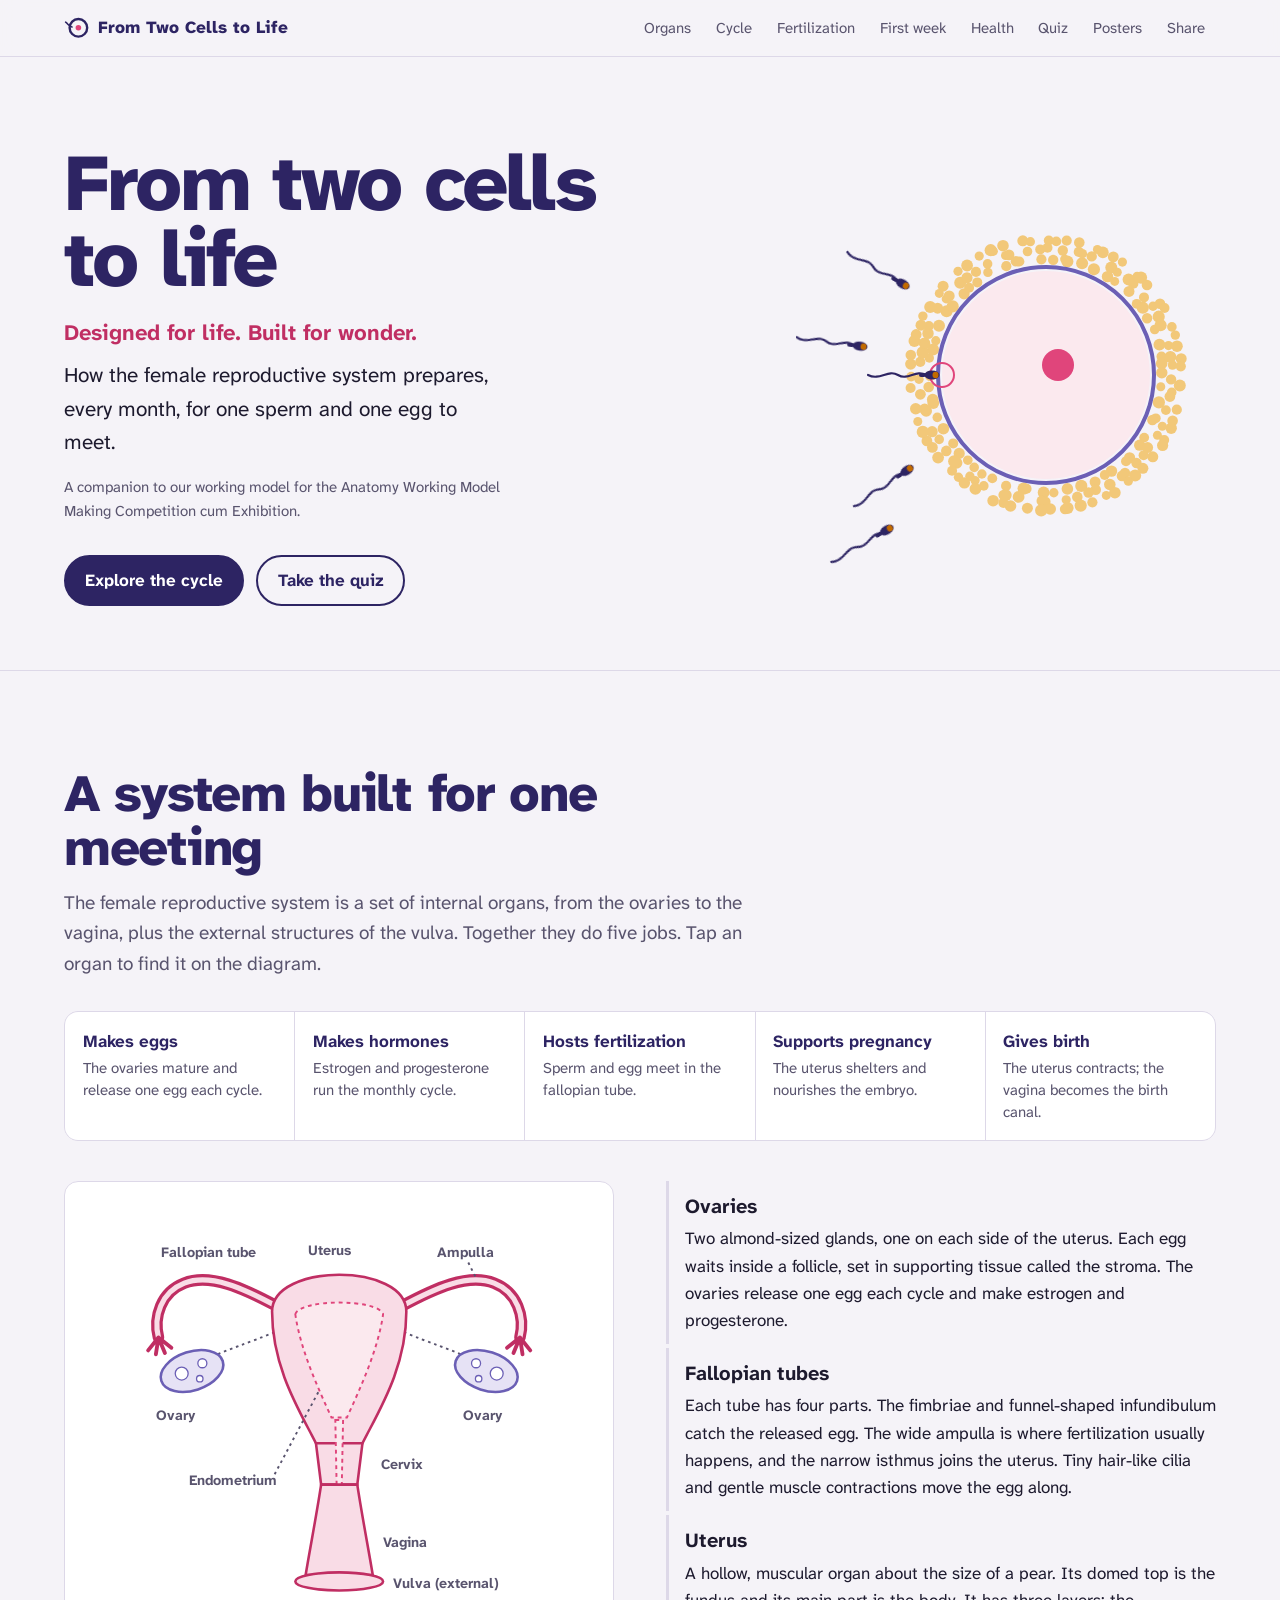
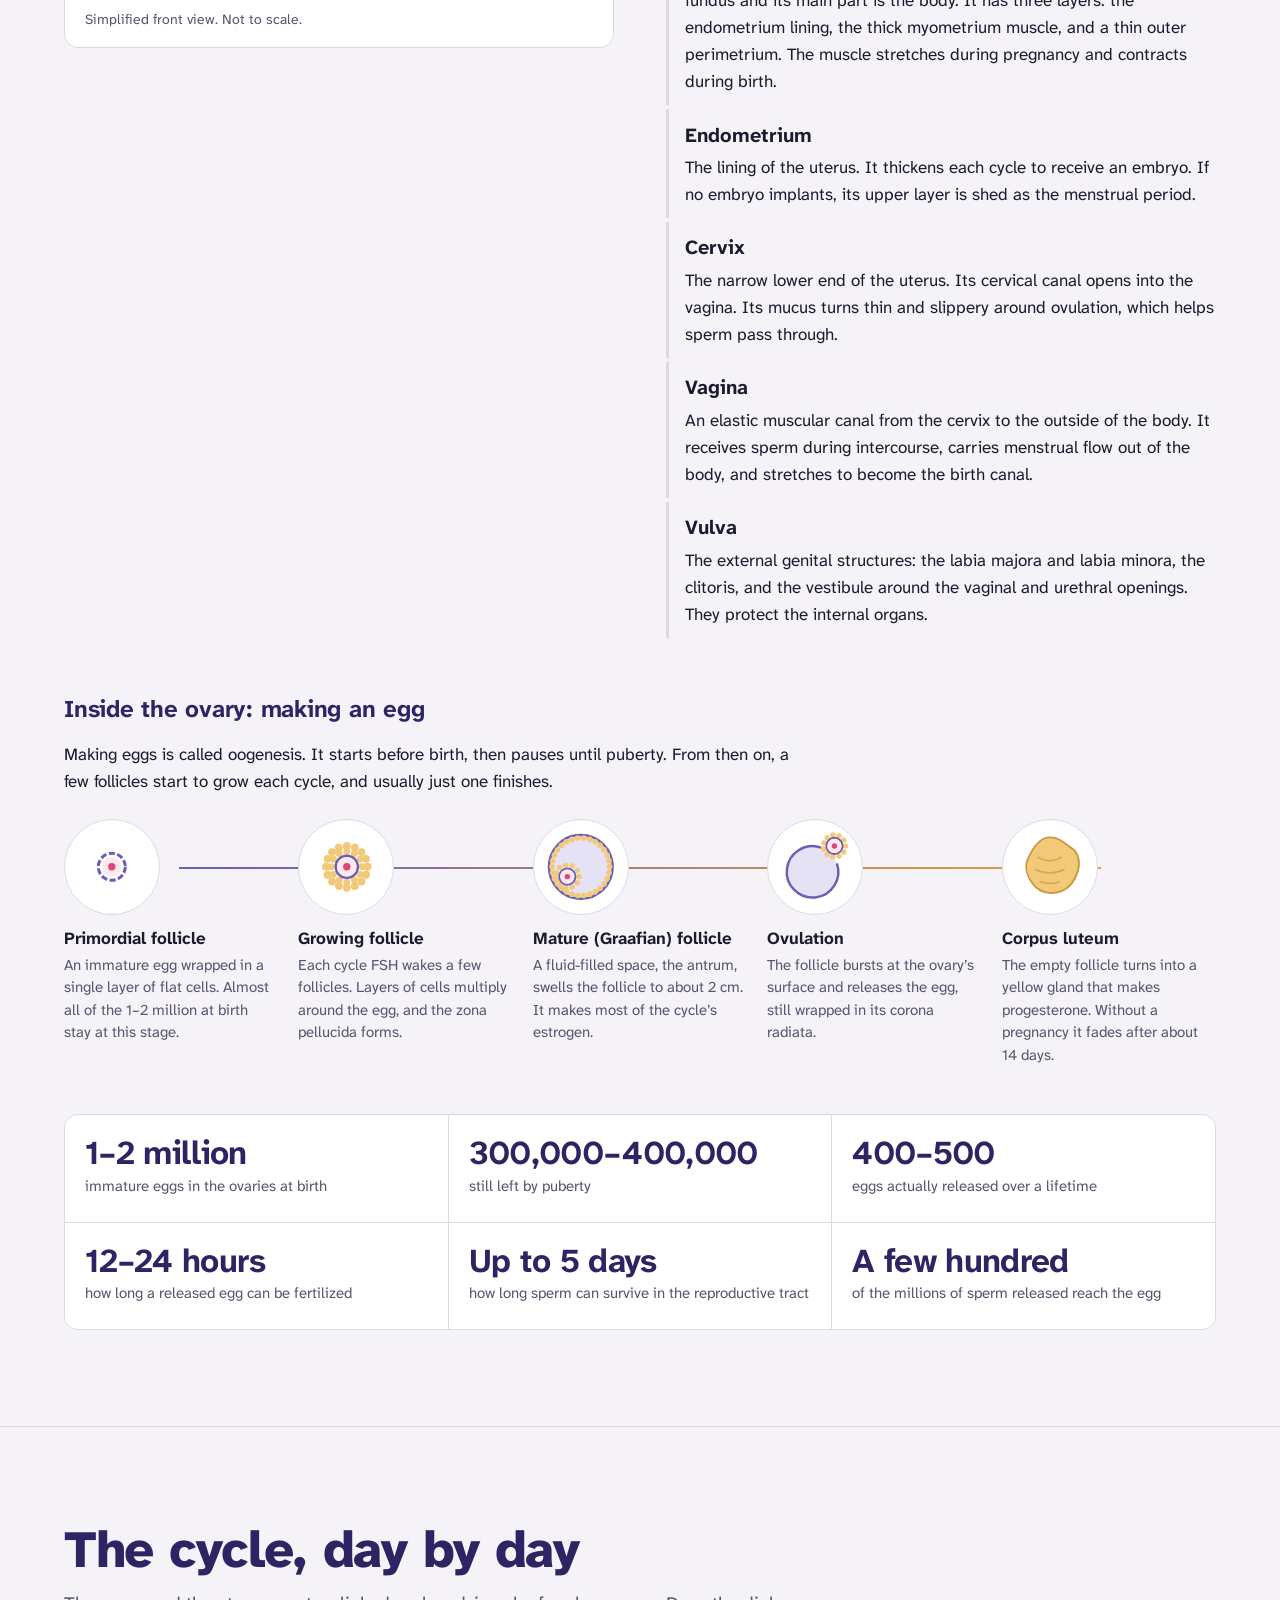
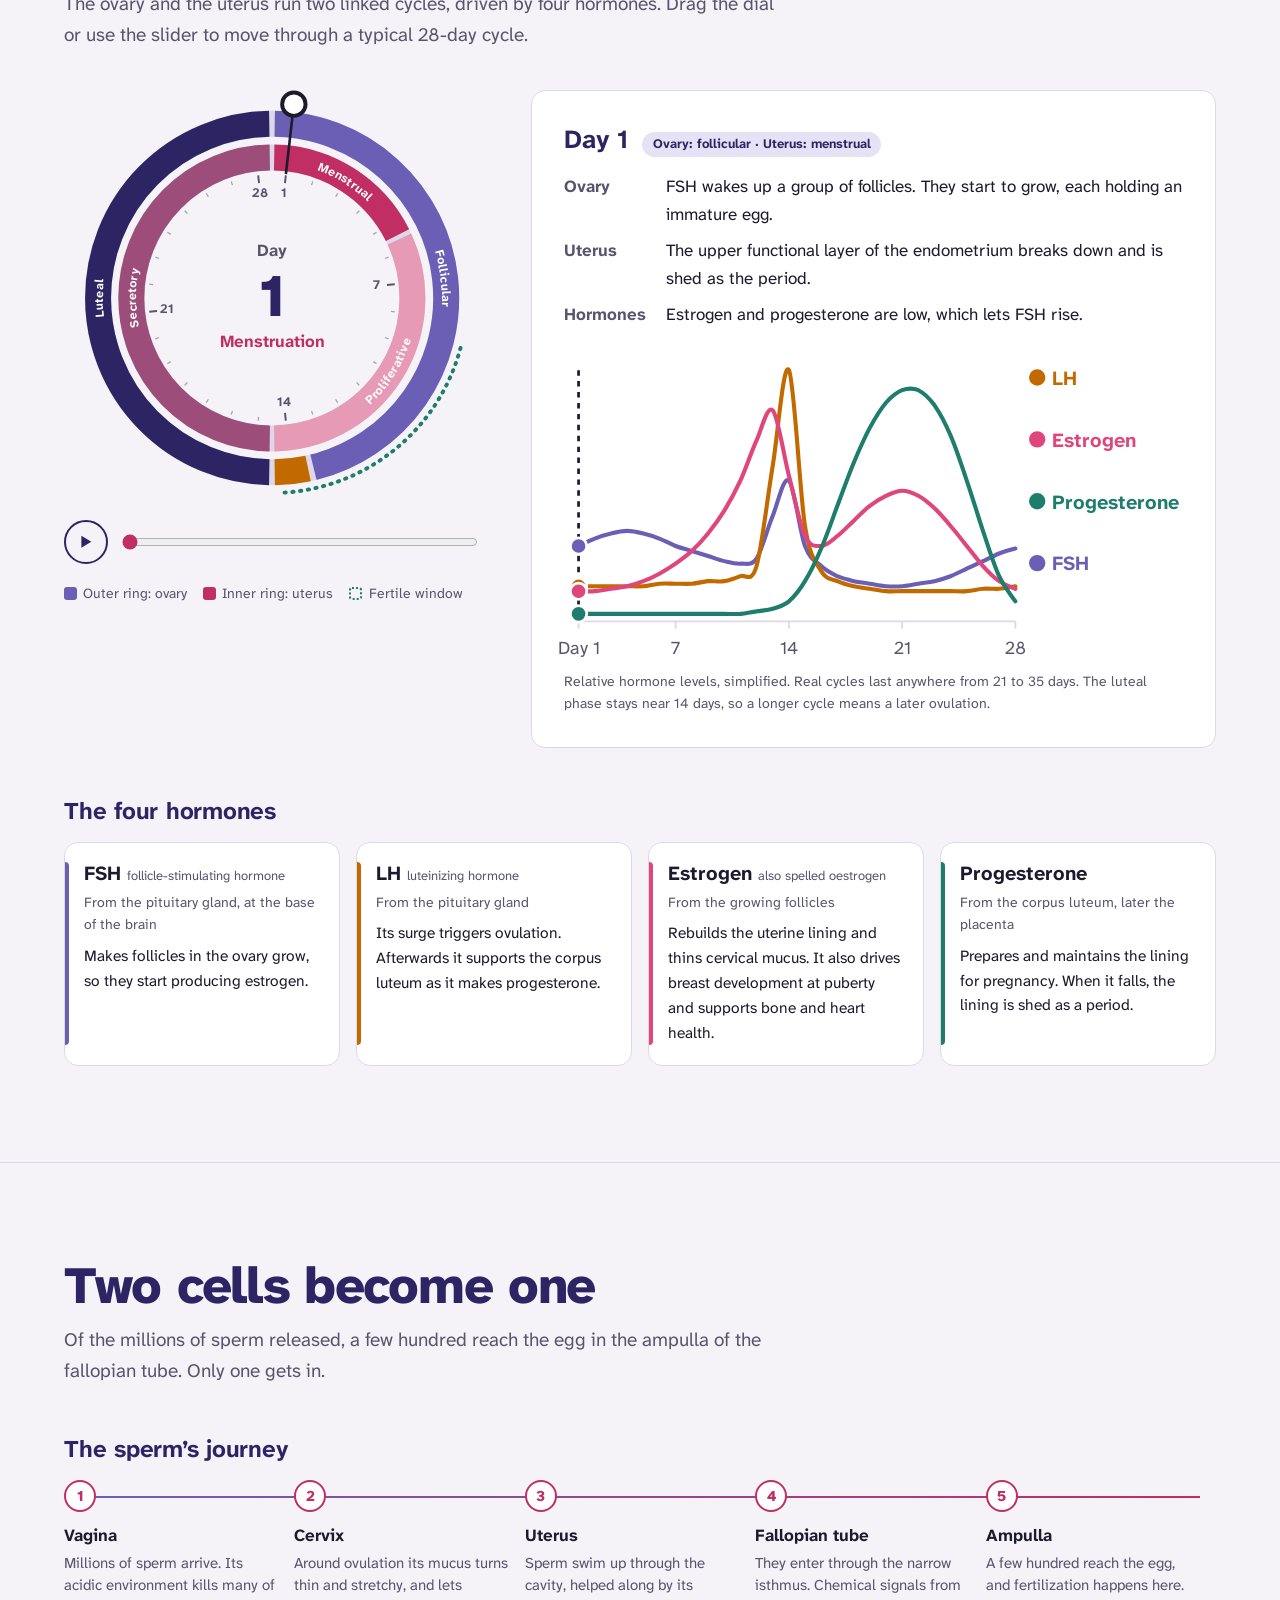
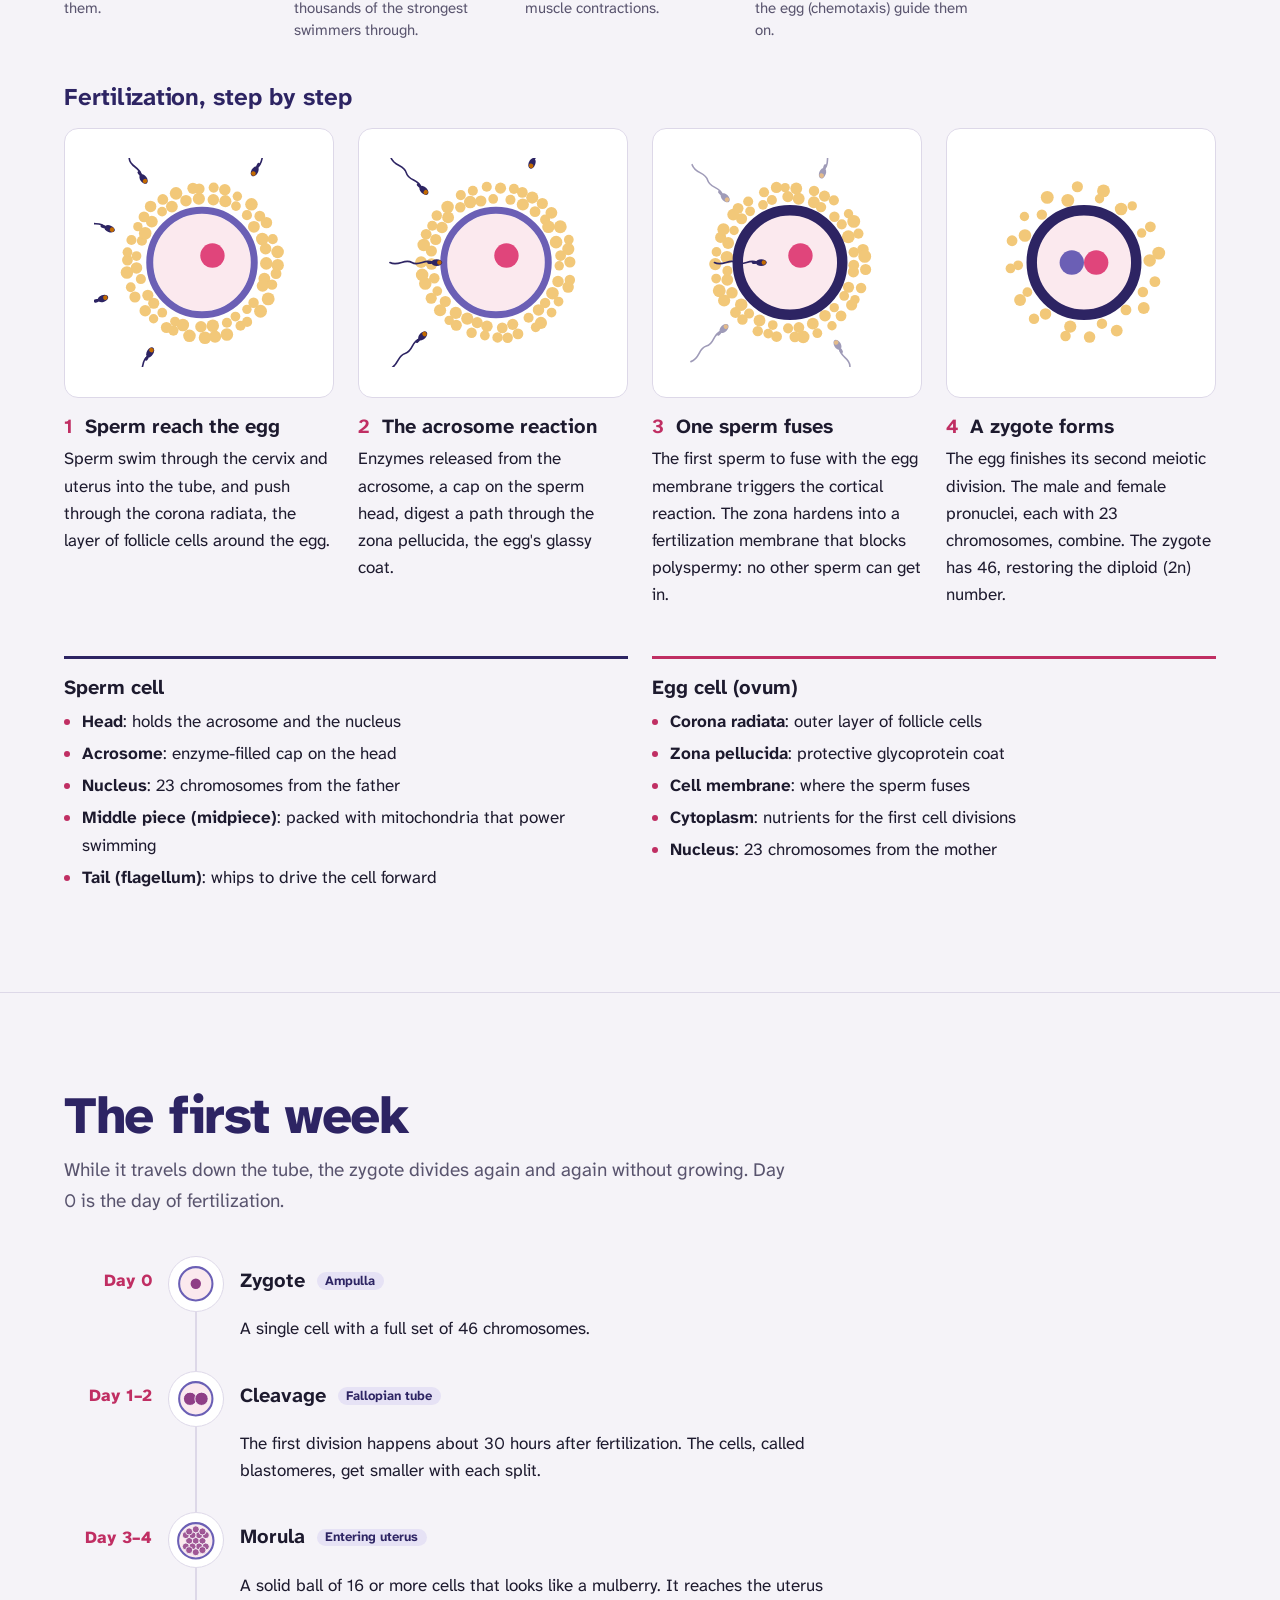
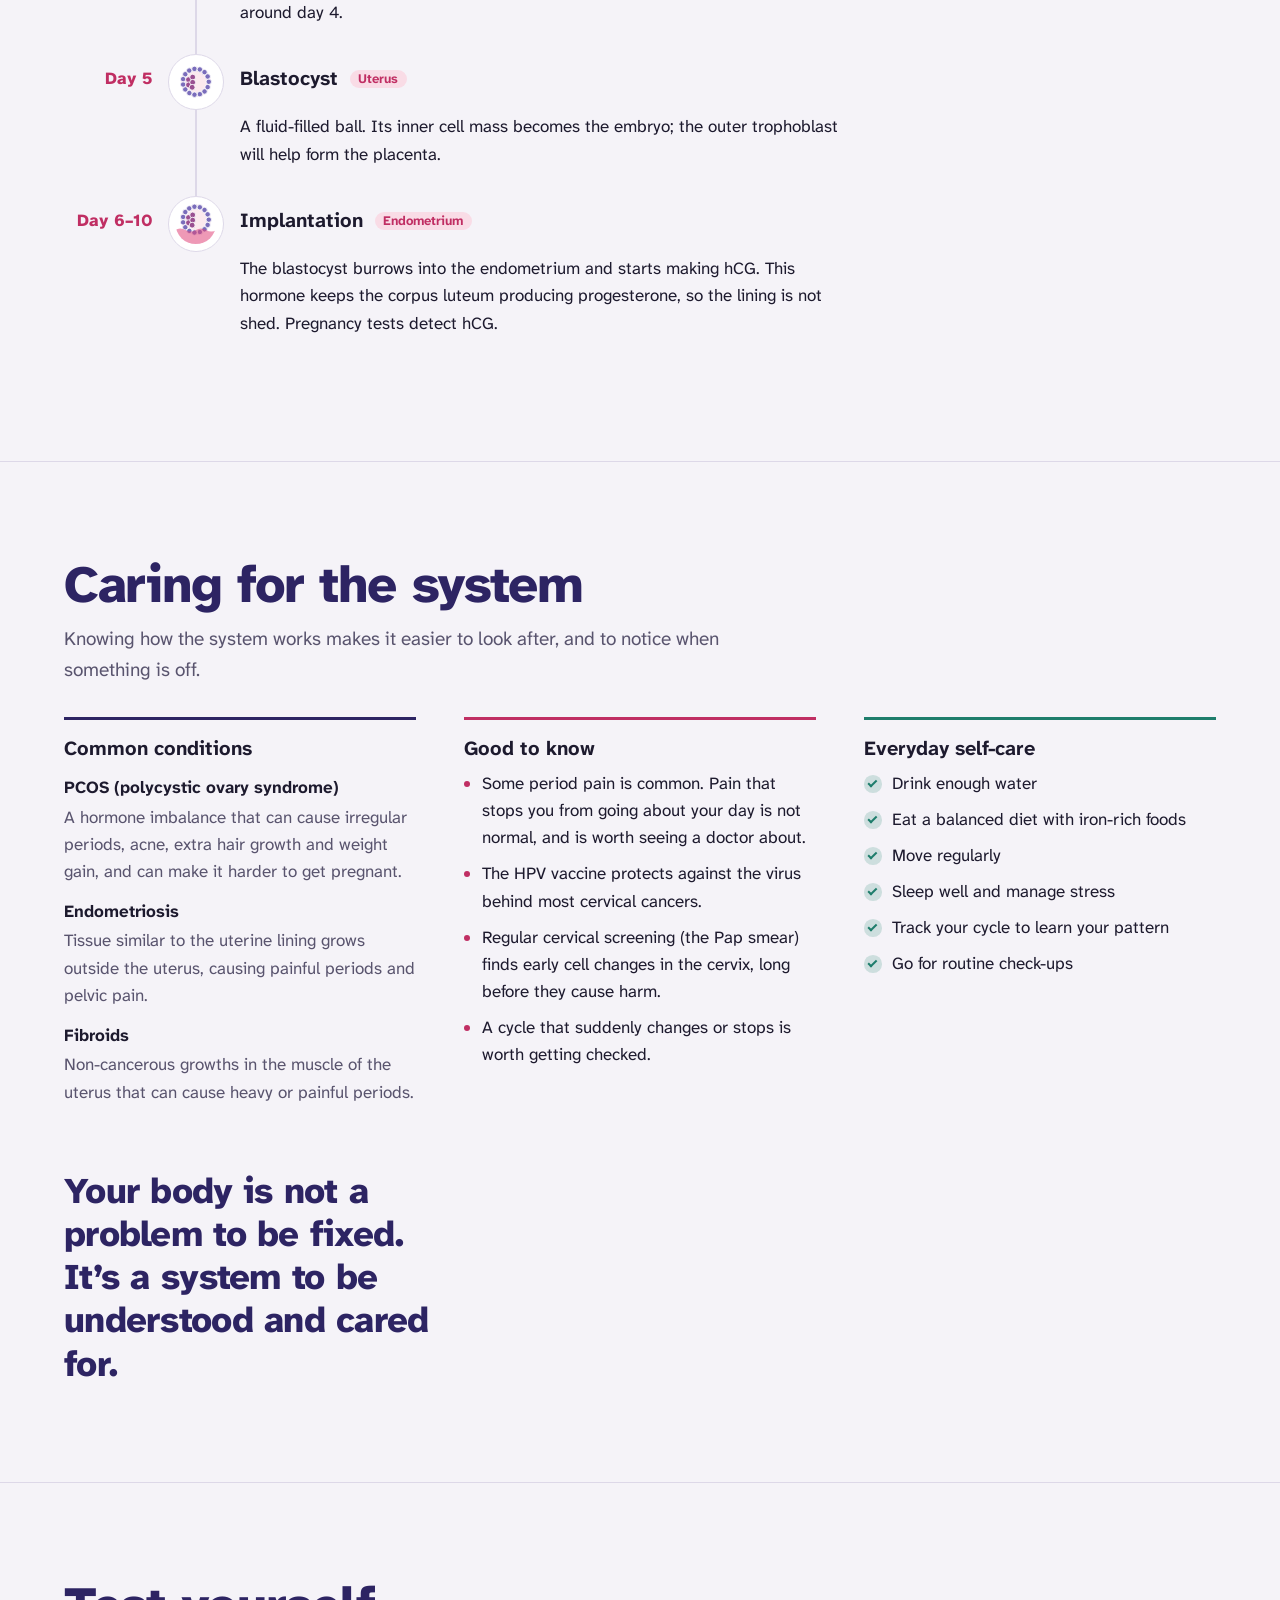
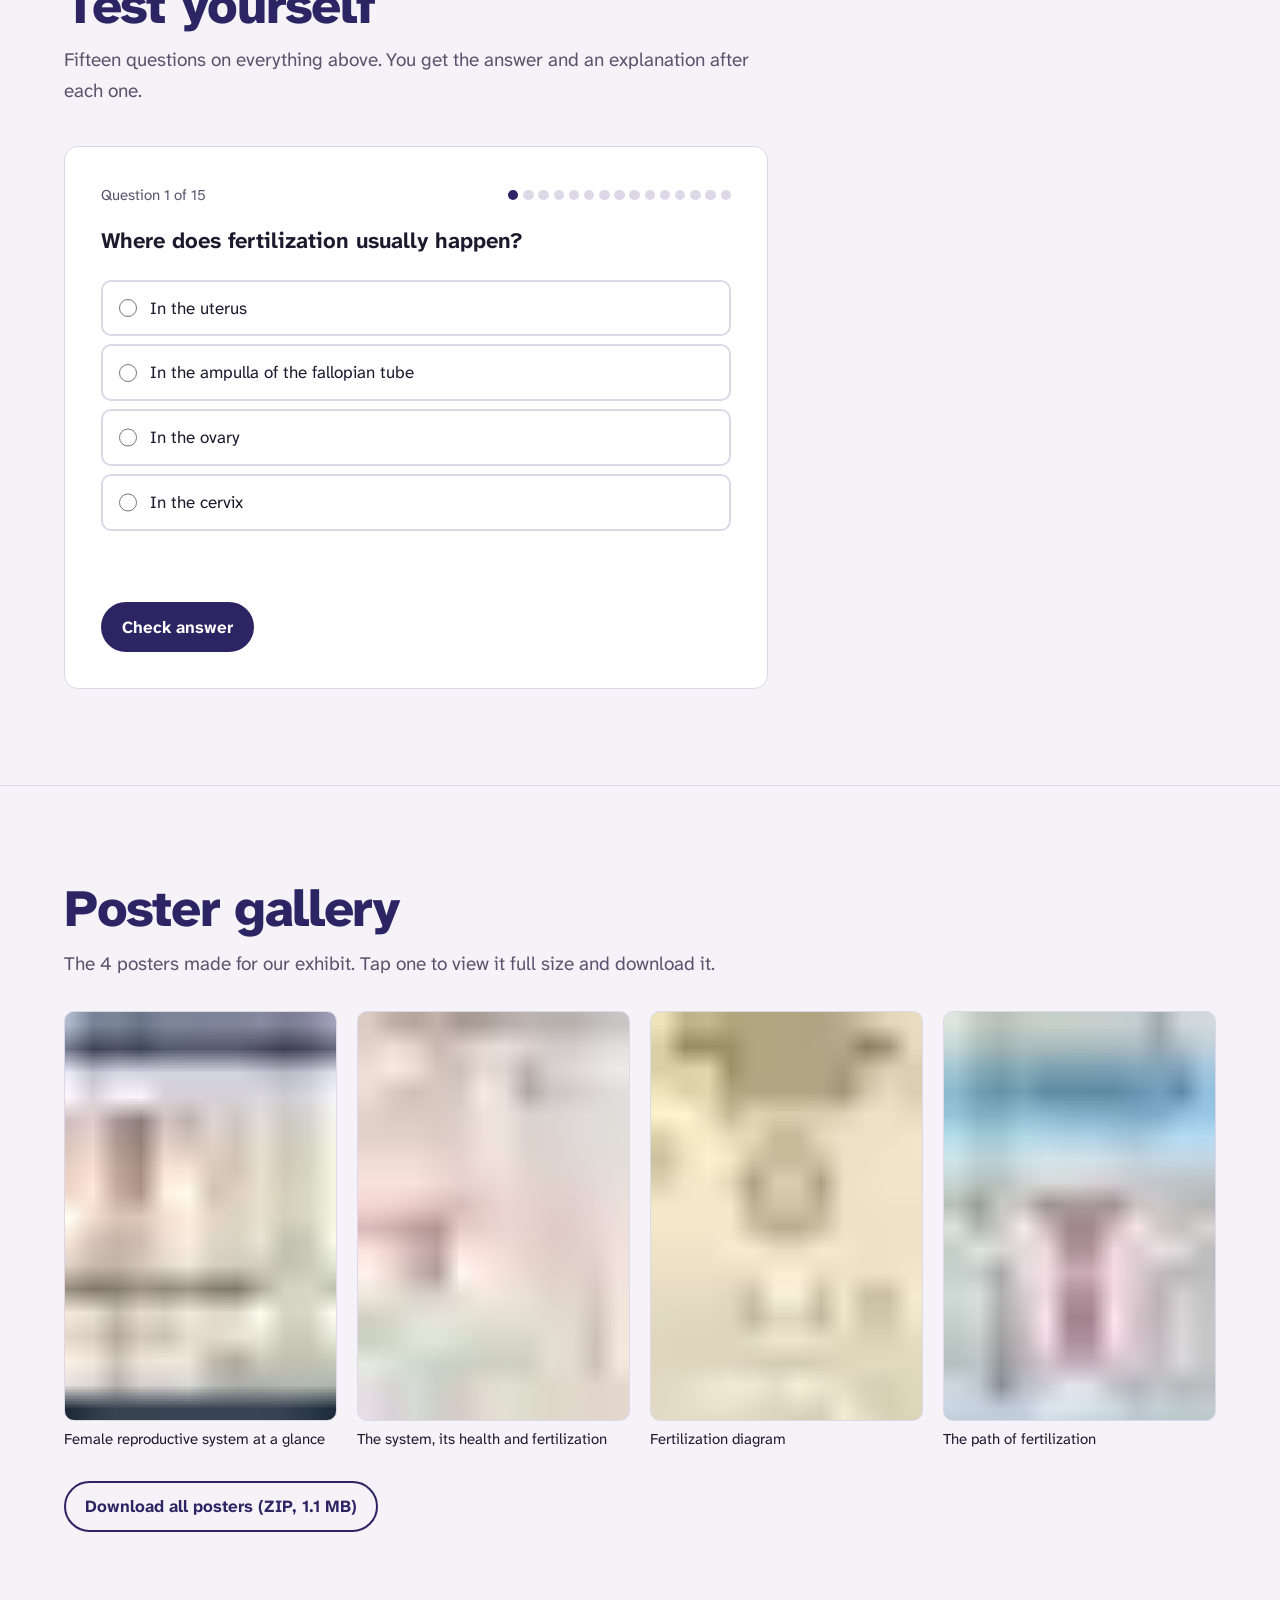
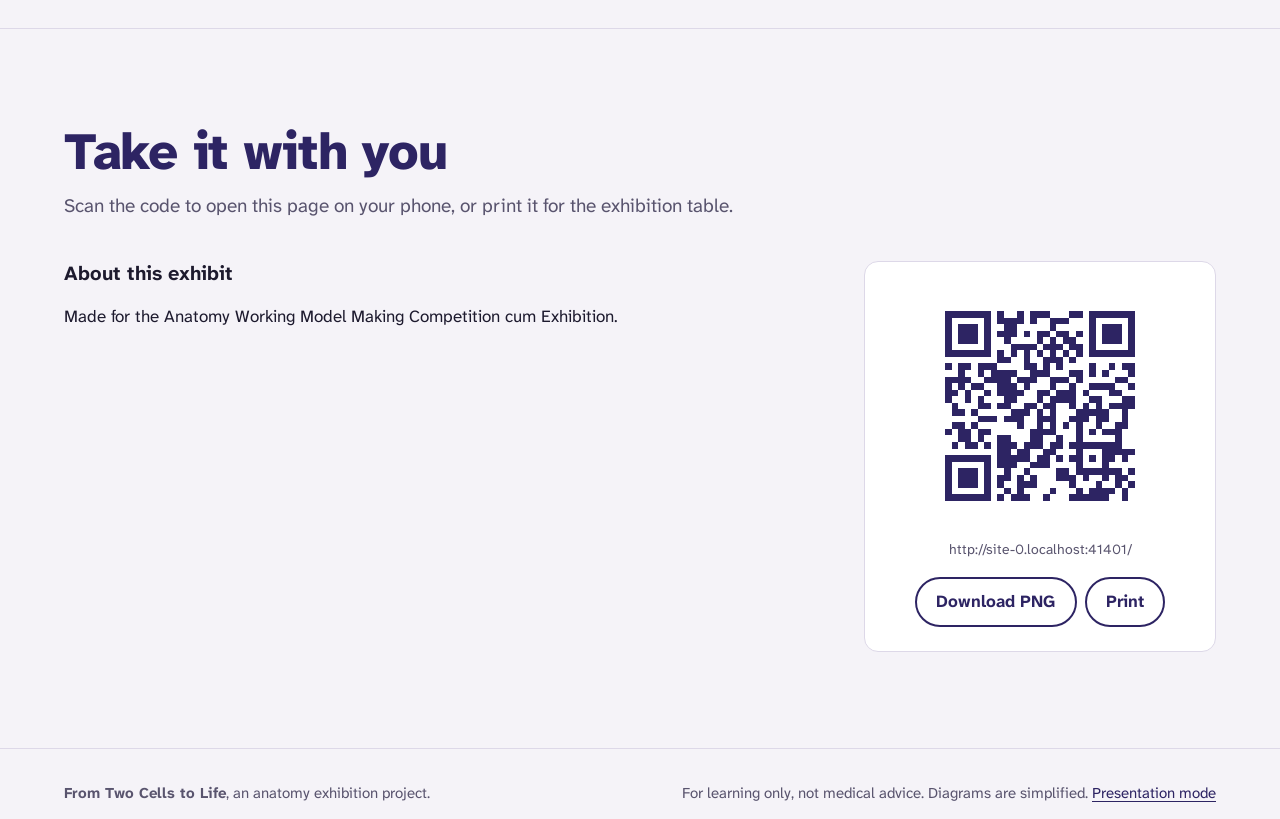
<file: anatomy_exhibition_website.html>
<!doctype html>
<html lang="en">
<head>
<meta charset="utf-8">
<title>From Two Cells to Life</title>
<meta name="robots" content="noindex">
<link rel="canonical" href="./">
<meta http-equiv="refresh" content="0; url=./">
</head>
<body>
<p>This page has moved. <a href="./">Open From Two Cells to Life</a>.</p>
</body>
</html>
</file>
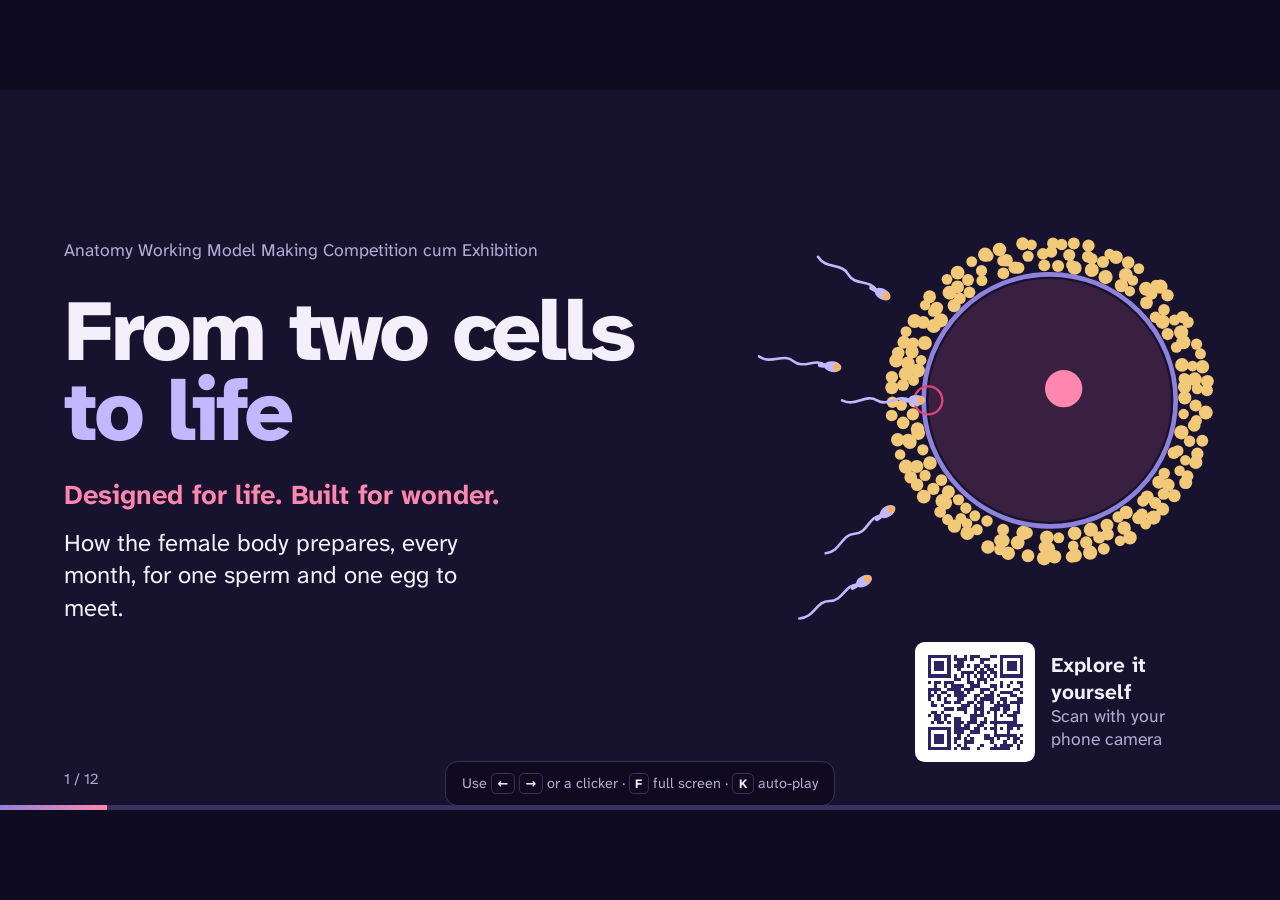
<file: present.html>
<!doctype html>
<html lang="en">
<head>
<meta charset="utf-8">
<meta name="viewport" content="width=device-width, initial-scale=1">
<title>From Two Cells to Life — Presentation</title>
<meta name="description" content="Full-screen presentation mode for the From Two Cells to Life anatomy exhibit.">
<meta name="robots" content="noindex">
<meta name="theme-color" content="#17122e">
<link rel="icon" href="favicon.svg" type="image/svg+xml">
<link rel="manifest" href="manifest.webmanifest">
<link rel="preload" href="assets/fonts/two-cells-sans.woff2" as="font" type="font/woff2" crossorigin>
<link rel="stylesheet" href="assets/css/site.css">
<link rel="stylesheet" href="assets/css/present.css">
<script src="assets/js/main.js" defer></script>
<script src="assets/js/present.js" defer></script>
</head>
<body>
<!-- Generated by tools/build_present.py from index.html. Do not edit by hand: change index.html or the script, then re-run it. -->
<main class="stage" aria-roledescription="slideshow" aria-label="From Two Cells to Life">

  <section class="slide s-title" aria-roledescription="slide" aria-label="Title" data-duration="10000">
    <div>
      <p class="event">Anatomy Working Model Making Competition cum Exhibition</p>
      <h1><span>From two cells</span> <span>to life</span></h1>
      <p class="tagline">Designed for life. Built for wonder.</p>
      <p class="lede">How the female body prepares, every month, for one sperm and one egg to meet.</p>
      <p class="who" id="who"></p>
    </div>
    <svg class="hero-art cells" viewBox="0 0 420 400" role="img" aria-labelledby="hero-art-t">
      <title id="hero-art-t">Sperm cells swimming toward an egg cell surrounded by its corona radiata. One sperm has reached the zona pellucida.</title>
      <defs>
        <g id="sp">
          <path class="sp-tail" style="fill:none;stroke:var(--hema);stroke-width:2.2;stroke-linecap:round" d="M-12 0c-10-6-18 6-28 0s-18 6-30 0"/>
          <rect style="fill:var(--hema)" x="-19" y="-2" width="7" height="4" rx="2"/>
          <ellipse style="fill:var(--hema)" cx="-6" cy="0" rx="7.5" ry="4.6"/>
          <ellipse style="fill:var(--amber)" cx="-2.5" cy="0" rx="3" ry="3.2"/>
        </g>
      </defs>
      <g class="corona"><circle cx="147.4" cy="253.7" r="5.8"/><circle cx="141.3" cy="242.4" r="4.8"/><circle cx="137.3" cy="228.1" r="5.9"/><circle cx="136.7" cy="224.5" r="5.8"/><circle cx="132.7" cy="212.0" r="5.3"/><circle cx="134.1" cy="200.9" r="5.2"/><circle cx="133.3" cy="183.0" r="4.7"/><circle cx="137.0" cy="174.5" r="6.1"/><circle cx="139.8" cy="165.7" r="4.6"/><circle cx="143.0" cy="150.8" r="6.0"/><circle cx="150.6" cy="136.3" r="6.0"/><circle cx="156.7" cy="131.4" r="6.1"/><circle cx="168.1" cy="118.8" r="5.6"/><circle cx="173.1" cy="112.7" r="5.0"/><circle cx="181.3" cy="107.4" r="5.0"/><circle cx="191.9" cy="97.4" r="4.7"/><circle cx="210.3" cy="91.2" r="5.1"/><circle cx="219.9" cy="86.3" r="5.2"/><circle cx="223.3" cy="86.5" r="5.1"/><circle cx="245.4" cy="84.3" r="5.1"/><circle cx="257.2" cy="84.9" r="5.2"/><circle cx="268.6" cy="84.1" r="4.5"/><circle cx="271.4" cy="86.5" r="6.0"/><circle cx="286.1" cy="88.3" r="6.0"/><circle cx="297.9" cy="94.3" r="6.1"/><circle cx="311.5" cy="101.6" r="5.7"/><circle cx="318.7" cy="106.4" r="4.5"/><circle cx="333.0" cy="116.4" r="5.5"/><circle cx="340.7" cy="128.8" r="4.9"/><circle cx="346.8" cy="132.7" r="6.1"/><circle cx="351.1" cy="143.2" r="5.2"/><circle cx="358.7" cy="154.5" r="4.8"/><circle cx="363.4" cy="169.7" r="5.9"/><circle cx="365.5" cy="181.5" r="5.0"/><circle cx="365.7" cy="188.4" r="5.8"/><circle cx="365.8" cy="197.8" r="5.7"/><circle cx="364.8" cy="211.8" r="4.5"/><circle cx="362.9" cy="227.4" r="6.1"/><circle cx="359.8" cy="243.3" r="4.9"/><circle cx="356.4" cy="245.0" r="5.3"/><circle cx="348.2" cy="262.6" r="4.9"/><circle cx="343.6" cy="270.2" r="5.6"/><circle cx="333.6" cy="282.8" r="5.6"/><circle cx="330.0" cy="286.2" r="5.0"/><circle cx="315.5" cy="296.1" r="5.7"/><circle cx="308.7" cy="300.0" r="4.9"/><circle cx="299.1" cy="307.0" r="5.5"/><circle cx="285.3" cy="310.9" r="6.1"/><circle cx="271.4" cy="313.9" r="5.8"/><circle cx="257.8" cy="317.8" r="4.7"/><circle cx="247.6" cy="317.5" r="5.9"/><circle cx="230.6" cy="313.7" r="5.0"/><circle cx="227.6" cy="313.6" r="6.1"/><circle cx="210.1" cy="310.9" r="5.1"/><circle cx="196.3" cy="303.4" r="4.9"/><circle cx="185.9" cy="299.0" r="4.7"/><circle cx="178.2" cy="292.4" r="4.8"/><circle cx="171.8" cy="285.2" r="4.8"/><circle cx="163.2" cy="278.4" r="5.6"/><circle cx="157.2" cy="268.4" r="5.0"/><circle cx="191.6" cy="88.9" r="4.8"/><circle cx="209.6" cy="80.5" r="4.6"/><circle cx="213.0" cy="79.9" r="5.4"/><circle cx="231.5" cy="76.5" r="4.8"/><circle cx="244.2" cy="74.4" r="5.0"/><circle cx="251.5" cy="72.7" r="5.0"/><circle cx="266.8" cy="75.5" r="5.2"/><circle cx="282.8" cy="76.9" r="5.1"/><circle cx="286.3" cy="78.7" r="4.8"/><circle cx="295.7" cy="81.4" r="5.2"/><circle cx="315.3" cy="92.6" r="6.0"/><circle cx="321.3" cy="97.3" r="4.5"/><circle cx="332.6" cy="104.4" r="6.0"/><circle cx="337.3" cy="108.7" r="5.1"/><circle cx="348.0" cy="122.4" r="5.0"/><circle cx="357.0" cy="131.2" r="4.7"/><circle cx="362.7" cy="141.7" r="6.1"/><circle cx="364.6" cy="150.2" r="6.1"/><circle cx="372.5" cy="170.6" r="4.6"/><circle cx="374.4" cy="182.0" r="6.0"/><circle cx="376.5" cy="190.1" r="4.7"/><circle cx="375.1" cy="204.4" r="5.2"/><circle cx="375.7" cy="217.4" r="4.8"/><circle cx="373.9" cy="221.5" r="5.4"/><circle cx="369.9" cy="235.1" r="4.9"/><circle cx="366.3" cy="251.3" r="4.5"/><circle cx="361.4" cy="260.3" r="4.5"/><circle cx="351.6" cy="272.6" r="5.5"/><circle cx="347.6" cy="280.3" r="5.0"/><circle cx="340.5" cy="288.0" r="5.2"/><circle cx="329.0" cy="298.0" r="5.2"/><circle cx="326.0" cy="300.9" r="5.3"/><circle cx="313.8" cy="309.5" r="5.8"/><circle cx="299.7" cy="314.8" r="5.3"/><circle cx="292.5" cy="317.5" r="5.2"/><circle cx="281.3" cy="321.9" r="5.3"/><circle cx="270.2" cy="324.8" r="4.6"/><circle cx="249.3" cy="326.8" r="5.3"/><circle cx="245.6" cy="325.9" r="5.1"/><circle cx="222.6" cy="321.9" r="5.9"/><circle cx="209.9" cy="320.1" r="5.8"/><circle cx="207.7" cy="320.1" r="5.3"/><circle cx="187.8" cy="310.9" r="4.8"/><circle cx="179.1" cy="305.6" r="4.6"/><circle cx="173.9" cy="301.3" r="4.7"/><circle cx="160.5" cy="287.8" r="5.9"/><circle cx="158.1" cy="286.3" r="6.0"/><circle cx="150.3" cy="275.9" r="5.3"/><circle cx="143.2" cy="264.4" r="4.8"/><circle cx="136.1" cy="256.7" r="5.6"/><circle cx="130.2" cy="236.0" r="5.8"/><circle cx="128.6" cy="234.1" r="5.5"/><circle cx="124.4" cy="219.3" r="5.4"/><circle cx="123.0" cy="204.3" r="4.7"/><circle cx="124.3" cy="186.9" r="5.1"/><circle cx="126.7" cy="177.4" r="6.1"/><circle cx="128.5" cy="168.2" r="5.8"/><circle cx="132.0" cy="158.4" r="5.7"/><circle cx="132.9" cy="151.0" r="4.9"/><circle cx="141.6" cy="133.2" r="5.5"/><circle cx="150.2" cy="123.9" r="4.5"/><circle cx="153.2" cy="120.9" r="5.5"/><circle cx="164.2" cy="107.7" r="6.0"/><circle cx="171.0" cy="102.8" r="5.6"/><circle cx="180.0" cy="96.9" r="5.1"/><circle cx="356.8" cy="281.8" r="5.5"/><circle cx="346.9" cy="293.3" r="5.5"/><circle cx="339.1" cy="300.5" r="6.1"/><circle cx="332.3" cy="306.2" r="4.6"/><circle cx="318.9" cy="317.7" r="5.8"/><circle cx="310.3" cy="320.4" r="4.5"/><circle cx="296.4" cy="327.3" r="5.1"/><circle cx="284.7" cy="330.6" r="6.1"/><circle cx="271.6" cy="332.9" r="6.0"/><circle cx="269.0" cy="334.1" r="5.2"/><circle cx="254.2" cy="334.0" r="5.8"/><circle cx="245.2" cy="335.4" r="6.1"/><circle cx="231.4" cy="333.2" r="5.5"/><circle cx="214.5" cy="331.0" r="5.8"/><circle cx="207.4" cy="327.9" r="5.0"/><circle cx="197.1" cy="325.7" r="5.8"/><circle cx="179.4" cy="313.9" r="5.9"/><circle cx="168.4" cy="307.9" r="5.7"/><circle cx="162.5" cy="302.2" r="4.7"/><circle cx="156.1" cy="295.7" r="5.0"/><circle cx="142.1" cy="282.6" r="5.9"/><circle cx="136.4" cy="272.4" r="5.4"/><circle cx="130.9" cy="265.9" r="5.4"/><circle cx="126.8" cy="256.9" r="6.1"/><circle cx="121.8" cy="246.5" r="4.5"/><circle cx="119.7" cy="233.8" r="5.7"/><circle cx="114.6" cy="213.0" r="5.0"/><circle cx="115.2" cy="201.6" r="4.9"/><circle cx="114.7" cy="189.1" r="5.6"/><circle cx="114.8" cy="180.1" r="5.3"/><circle cx="118.4" cy="166.0" r="5.9"/><circle cx="120.2" cy="159.5" r="5.4"/><circle cx="125.0" cy="150.2" r="5.5"/><circle cx="126.9" cy="141.1" r="4.7"/><circle cx="134.2" cy="132.0" r="6.0"/><circle cx="143.3" cy="118.4" r="4.5"/><circle cx="147.1" cy="111.2" r="5.5"/><circle cx="162.0" cy="96.3" r="4.6"/><circle cx="171.1" cy="90.5" r="5.9"/><circle cx="183.2" cy="81.1" r="4.6"/><circle cx="194.7" cy="75.2" r="6.1"/><circle cx="197.2" cy="76.3" r="4.7"/><circle cx="207.0" cy="70.7" r="5.8"/><circle cx="226.8" cy="65.8" r="5.5"/><circle cx="234.4" cy="66.7" r="4.6"/><circle cx="252.8" cy="65.5" r="5.0"/><circle cx="260.3" cy="66.4" r="4.9"/><circle cx="270.7" cy="65.6" r="5.1"/><circle cx="283.3" cy="67.5" r="5.3"/><circle cx="301.4" cy="74.5" r="4.5"/><circle cx="306.9" cy="77.4" r="5.8"/><circle cx="317.3" cy="81.9" r="5.4"/><circle cx="326.4" cy="87.1" r="4.6"/><circle cx="341.1" cy="101.2" r="4.5"/><circle cx="345.0" cy="102.6" r="6.1"/><circle cx="351.0" cy="110.0" r="5.3"/><circle cx="364.0" cy="128.7" r="5.3"/><circle cx="368.6" cy="133.0" r="4.9"/><circle cx="375.9" cy="151.9" r="4.8"/><circle cx="379.3" cy="160.1" r="4.7"/><circle cx="381.0" cy="171.2" r="5.8"/><circle cx="385.2" cy="183.7" r="5.5"/><circle cx="384.8" cy="191.3" r="5.1"/><circle cx="383.8" cy="210.5" r="6.0"/><circle cx="384.1" cy="211.0" r="4.9"/><circle cx="380.8" cy="234.7" r="5.1"/><circle cx="376.6" cy="245.8" r="5.3"/><circle cx="375.2" cy="253.2" r="5.7"/><circle cx="368.2" cy="265.0" r="5.0"/><circle cx="366.6" cy="270.5" r="5.6"/></g>
      <circle class="cyto" cx="250" cy="200" r="104"/>
      <circle class="zona" cx="250" cy="200" r="108"/>
      <circle class="pn-f" cx="262" cy="190" r="16"/>
      <circle class="glow" cx="146" cy="200" r="12" fill="none" stroke="#e0457b" stroke-width="2" opacity=".9"/>
      <g class="swim s1"><use href="#sp" transform="translate(142 200)"/></g>
      <g class="swim s2"><use href="#sp" transform="translate(112 112) rotate(30)"/></g>
      <g class="swim s3"><use href="#sp" transform="translate(116 292) rotate(-34)"/></g>
      <g class="swim s4"><use href="#sp" transform="translate(70 172) rotate(8)"/></g>
      <g class="swim s5"><use href="#sp" transform="translate(96 352) rotate(-30)"/></g>
    </svg>
    <div class="qr-tile">
      <div class="qr-slot"></div>
      <p><b>Explore it yourself</b>Scan with your phone camera</p>
    </div>
  </section>

  <section class="slide s-organs" aria-roledescription="slide" aria-label="The organs" data-hook="organs">
    <header>
      <h2>A system built for one meeting</h2>
    </header>
    <svg class="tract" id="tract" viewBox="0 0 400 312" role="img" aria-labelledby="tract-t">
          <title id="tract-t">Front-view schematic of the uterus, two fallopian tubes, two ovaries, cervix and vagina.</title>
          <!-- ligaments -->
          <path class="lig" d="M150 104 C130 112 112 118 104 122"/>
          <path class="lig" d="M250 104 C270 112 288 118 296 122"/>

          <g class="part" data-part="tubes">
            <path class="tube" d="M152 84 C126 70 100 58 80 66 C62 73 56 92 60 108"/>
            <path class="tube" d="M248 84 C274 70 300 58 320 66 C338 73 344 92 340 108"/>
            <path class="tube-core" d="M152 84 C126 70 100 58 80 66 C62 73 56 92 60 108"/>
            <path class="tube-core" d="M248 84 C274 70 300 58 320 66 C338 73 344 92 340 108"/>
            <g fill="none" stroke="currentColor" class="tube" style="stroke-width:3">
              <path d="M60 108 l-8 10 M60 108 l-2 13 M60 108 l5 12 M60 108 l10 8"/>
              <path d="M340 108 l8 10 M340 108 l2 13 M340 108 l-5 12 M340 108 l-10 8"/>
            </g>
            <text class="lbl" x="62" y="46">Fallopian tube</text>
            <text class="lbl" x="276" y="46">Ampulla</text>
            <path class="lig" d="M300 50 L306 62"/>
          </g>

          <g class="part" data-part="ovaries">
            <ellipse class="ovary" cx="86" cy="134" rx="25" ry="15" transform="rotate(-18 86 134)"/>
            <ellipse class="ovary" cx="314" cy="134" rx="25" ry="15" transform="rotate(18 314 134)"/>
            <circle class="follicle" cx="78" cy="136" r="5"/><circle class="follicle" cx="94" cy="128" r="3.5"/><circle class="follicle" cx="92" cy="140" r="2.5"/>
            <circle class="follicle" cx="322" cy="136" r="5"/><circle class="follicle" cx="306" cy="128" r="3.5"/><circle class="follicle" cx="308" cy="140" r="2.5"/>
            <text class="lbl" x="58" y="172">Ovary</text>
            <text class="lbl" x="296" y="172">Ovary</text>
          </g>

          <g class="part" data-part="uterus">
            <path class="tissue" d="M148 88 C148 50 252 50 252 88 C252 132 230 166 218 190 L182 190 C170 166 148 132 148 88 Z"/>
            <text class="lbl" x="176" y="44">Uterus</text>
          </g>

          <g class="part" data-part="endometrium">
            <path class="lining" d="M166 90 C170 78 230 78 234 90 C230 118 216 148 206 170 L194 170 C184 148 170 118 166 90 Z"/>
            <text class="lbl" x="84" y="222">Endometrium</text>
            <path class="lig" d="M150 214 L184 150"/>
          </g>

          <g class="part" data-part="cervix">
            <path class="tissue" d="M182 190 L218 190 L214 222 L186 222 Z"/>
            <path class="lining" d="M197 172 L203 172 L202 222 L198 222 Z"/>
            <text class="lbl" x="232" y="210">Cervix</text>
          </g>

          <g class="part" data-part="vagina">
            <path class="tissue" d="M186 222 L214 222 C218 248 222 268 226 292 L174 292 C178 268 182 248 186 222 Z"/>
            <text class="lbl" x="234" y="270">Vagina</text>
          </g>

          <g class="part" data-part="vulva">
            <ellipse class="tissue" cx="200" cy="297" rx="34" ry="7"/>
            <text class="lbl" x="242" y="302">Vulva (external)</text>
          </g>
        </svg>
    <ul class="p-organs">
          <li data-part="ovaries"><b>Ovaries</b><p>Hold the follicles, release one egg each cycle, and make estrogen and progesterone.</p></li>
          <li data-part="tubes"><b>Fallopian tubes</b><p>Fimbriae catch the egg. Fertilization happens in the ampulla.</p></li>
          <li data-part="uterus"><b>Uterus</b><p>A muscular, pear-sized organ where the embryo implants and grows.</p></li>
          <li data-part="endometrium"><b>Endometrium</b><p>The lining that thickens each month, and is shed if no embryo implants.</p></li>
          <li data-part="cervix"><b>Cervix</b><p>The neck of the uterus. Its mucus thins around ovulation to let sperm through.</p></li>
          <li data-part="vagina"><b>Vagina</b><p>The elastic canal to the outside: the birth canal and route for menstrual flow.</p></li>
          <li data-part="vulva"><b>Vulva</b><p>The external structures, the labia, clitoris and vestibule, which protect the organs inside.</p></li>
    </ul>
  </section>

  <section class="slide s-ovary" aria-roledescription="slide" aria-label="Inside the ovary">
    <header>
      <h2>Inside the ovary</h2>
      <p class="kicker">Making an egg, oogenesis, starts before birth. Each cycle a few follicles grow and usually one finishes.</p>
    </header>
    <ol class="follicles">
        <li data-step><div class="art"><svg class="cells" viewBox="0 0 60 60" role="img" aria-label="A small egg with one thin layer of cells"><circle cx="30" cy="30" r="11" fill="none" stroke="var(--hema-2)" stroke-width="2.5" stroke-dasharray="5 2"/><circle class="cyto" cx="30" cy="30" r="8"/><circle class="pn-f" cx="30" cy="30" r="3.0"/></svg></div><h4>Primordial follicle</h4><p>An immature egg wrapped in a single layer of flat cells. Almost all of the 1–2 million at birth stay at this stage.</p></li>
        <li data-step><div class="art"><svg class="cells" viewBox="0 0 60 60" role="img" aria-label="An egg surrounded by several layers of cells"><g class="corona"><circle cx="47.0" cy="30.0" r="3.2"/><circle cx="45.7" cy="36.5" r="3.2"/><circle cx="42.0" cy="42.0" r="3.2"/><circle cx="36.5" cy="45.7" r="3.2"/><circle cx="30.0" cy="47.0" r="3.2"/><circle cx="23.5" cy="45.7" r="3.2"/><circle cx="18.0" cy="42.0" r="3.2"/><circle cx="14.3" cy="36.5" r="3.2"/><circle cx="13.0" cy="30.0" r="3.2"/><circle cx="14.3" cy="23.5" r="3.2"/><circle cx="18.0" cy="18.0" r="3.2"/><circle cx="23.5" cy="14.3" r="3.2"/><circle cx="30.0" cy="13.0" r="3.2"/><circle cx="36.5" cy="14.3" r="3.2"/><circle cx="42.0" cy="18.0" r="3.2"/><circle cx="45.7" cy="23.5" r="3.2"/></g><g class="corona"><circle cx="42.5" cy="30.0" r="2.8"/><circle cx="40.8" cy="36.2" r="2.8"/><circle cx="36.2" cy="40.8" r="2.8"/><circle cx="30.0" cy="42.5" r="2.8"/><circle cx="23.8" cy="40.8" r="2.8"/><circle cx="19.2" cy="36.2" r="2.8"/><circle cx="17.5" cy="30.0" r="2.8"/><circle cx="19.2" cy="23.8" r="2.8"/><circle cx="23.7" cy="19.2" r="2.8"/><circle cx="30.0" cy="17.5" r="2.8"/><circle cx="36.2" cy="19.2" r="2.8"/><circle cx="40.8" cy="23.7" r="2.8"/></g><circle class="zona" style="stroke-width:2" cx="30" cy="30" r="9"/><circle class="cyto" cx="30" cy="30" r="8"/><circle class="pn-f" cx="30" cy="30" r="3.0"/></svg></div><h4>Growing follicle</h4><p>Each cycle FSH wakes a few follicles. Layers of cells multiply around the egg, and the zona pellucida forms.</p></li>
        <li data-step><div class="art"><svg class="cells" viewBox="0 0 60 60" role="img" aria-label="A large follicle with a fluid-filled space and the egg at one side"><circle cx="30" cy="30" r="26" fill="var(--hema-soft)" stroke="var(--hema-2)" stroke-width="2"/><g class="corona"><circle cx="53.5" cy="30.0" r="2.3"/><circle cx="53.0" cy="34.9" r="2.3"/><circle cx="51.5" cy="39.6" r="2.3"/><circle cx="49.0" cy="43.8" r="2.3"/><circle cx="45.7" cy="47.5" r="2.3"/><circle cx="41.8" cy="50.4" r="2.3"/><circle cx="37.3" cy="52.3" r="2.3"/><circle cx="32.5" cy="53.4" r="2.3"/><circle cx="27.5" cy="53.4" r="2.3"/><circle cx="22.7" cy="52.3" r="2.3"/><circle cx="18.3" cy="50.4" r="2.3"/><circle cx="14.3" cy="47.5" r="2.3"/><circle cx="11.0" cy="43.8" r="2.3"/><circle cx="8.5" cy="39.6" r="2.3"/><circle cx="7.0" cy="34.9" r="2.3"/><circle cx="6.5" cy="30.0" r="2.3"/><circle cx="7.0" cy="25.1" r="2.3"/><circle cx="8.5" cy="20.4" r="2.3"/><circle cx="11.0" cy="16.2" r="2.3"/><circle cx="14.3" cy="12.5" r="2.3"/><circle cx="18.2" cy="9.6" r="2.3"/><circle cx="22.7" cy="7.7" r="2.3"/><circle cx="27.5" cy="6.6" r="2.3"/><circle cx="32.5" cy="6.6" r="2.3"/><circle cx="37.3" cy="7.7" r="2.3"/><circle cx="41.8" cy="9.6" r="2.3"/><circle cx="45.7" cy="12.5" r="2.3"/><circle cx="49.0" cy="16.2" r="2.3"/><circle cx="51.5" cy="20.4" r="2.3"/><circle cx="53.0" cy="25.1" r="2.3"/></g><g class="corona"><circle cx="28.5" cy="38.0" r="2.2"/><circle cx="27.0" cy="43.1" r="2.2"/><circle cx="22.9" cy="46.6" r="2.2"/><circle cx="17.6" cy="47.4" r="2.2"/><circle cx="12.8" cy="45.2" r="2.2"/><circle cx="9.9" cy="40.7" r="2.2"/><circle cx="9.9" cy="35.3" r="2.2"/><circle cx="12.8" cy="30.8" r="2.2"/><circle cx="17.6" cy="28.6" r="2.2"/><circle cx="22.9" cy="29.4" r="2.2"/><circle cx="27.0" cy="32.9" r="2.2"/></g><circle class="zona" style="stroke-width:1.6" cx="19" cy="38" r="6.6"/><circle class="cyto" cx="19" cy="38" r="5.8"/><circle class="pn-f" cx="19" cy="38" r="2.2"/></svg></div><h4>Mature (Graafian) follicle</h4><p>A fluid-filled space, the antrum, swells the follicle to about 2 cm. It makes most of the cycle’s estrogen.</p></li>
        <li data-step><div class="art"><svg class="cells" viewBox="0 0 60 60" role="img" aria-label="A burst follicle releasing the egg"><circle cx="28" cy="34" r="21" fill="var(--hema-soft)"/><path d="M48 27.2 A21 21 0 1 1 35.2 14.3" fill="none" stroke="var(--hema-2)" stroke-width="2"/><g class="corona"><circle cx="55.0" cy="13.0" r="2.2"/><circle cx="53.6" cy="17.9" r="2.2"/><circle cx="49.7" cy="21.2" r="2.2"/><circle cx="44.7" cy="21.9" r="2.2"/><circle cx="40.1" cy="19.8" r="2.2"/><circle cx="37.4" cy="15.5" r="2.2"/><circle cx="37.4" cy="10.5" r="2.2"/><circle cx="40.1" cy="6.2" r="2.2"/><circle cx="44.7" cy="4.1" r="2.2"/><circle cx="49.7" cy="4.8" r="2.2"/><circle cx="53.6" cy="8.1" r="2.2"/></g><circle class="zona" style="stroke-width:1.6" cx="46" cy="13" r="6.6"/><circle class="cyto" cx="46" cy="13" r="5.8"/><circle class="pn-f" cx="46" cy="13" r="2.2"/></svg></div><h4>Ovulation</h4><p>The follicle bursts at the ovary’s surface and releases the egg, still wrapped in its corona radiata.</p></li>
        <li data-step><div class="art"><svg class="cells" viewBox="0 0 60 60" role="img" aria-label="A yellow corpus luteum"><path d="M30 6c9 0 13 6 18 9s7 11 5 18-6 14-14 17-17 1-22-5-8-14-5-21 9-18 18-18z" fill="#f2c879" stroke="#c99a3d" stroke-width="1.5"/><path d="M20 22c6 4 14 4 20 0M18 32c8 4 16 4 24 0M22 42c6 2 12 2 16 0" fill="none" stroke="#c99a3d" stroke-width="1.2" opacity=".7"/></svg></div><h4>Corpus luteum</h4><p>The empty follicle turns into a yellow gland that makes progesterone. Without a pregnancy it fades after about 14 days.</p></li>
      </ol>
  </section>

  <section class="slide s-cycle" aria-roledescription="slide" aria-label="The menstrual cycle" data-hook="cycle">
    <header>
      <h2>The cycle, day by day</h2>
      <p class="kicker">The ovary and the uterus run two linked cycles, driven by four hormones.</p>
    </header>
    <div class="cycle">
      <div class="dial-box">
        <svg class="dial" id="dial" viewBox="0 0 320 320" role="slider" tabindex="0"
             aria-label="Day of the menstrual cycle" aria-valuemin="1" aria-valuemax="28" aria-valuenow="1" aria-valuetext="Day 1, menstrual phase">
          <g id="dial-static"></g>
          <g id="dial-dynamic">
            <line class="hand" id="dial-hand" x1="160" y1="160" x2="160" y2="20"/>
            <circle class="knob" id="dial-knob" cx="160" cy="20" r="9"/>
          </g>
          <circle cx="160" cy="160" r="70" fill="var(--slide)"/>
          <text class="center-sub" x="160" y="128">Day</text>
          <text class="center-day" id="dial-day" x="160" y="174">1</text>
          <text class="center-phase" id="dial-phase" x="160" y="198">Menstruation</text>
        </svg>
        <div class="dial-controls">
          <button class="icon-btn" id="play" type="button" aria-label="Play the cycle">
            <svg viewBox="0 0 16 16" aria-hidden="true"><path d="M4 2.5v11l9-5.5z" fill="currentColor"/></svg>
          </button>
          <label class="visually-hidden" for="day-range">Cycle day</label>
          <input type="range" id="day-range" min="1" max="28" value="1" step="1">
        </div>
        <ul class="legend" aria-label="Dial key">
          <li><i style="background:var(--hema-2)"></i>Outer ring: ovary</li>
          <li><i style="background:var(--eosin)"></i>Inner ring: uterus</li>
          <li><i style="background:none;border:2px dotted var(--teal)"></i>Fertile window</li>
        </ul>
      </div>

      <div class="readout" aria-live="polite">
        <div class="readout-head">
          <h3 id="ro-title">Day 1</h3>
          <span class="pill" id="ro-pill">Menstrual phase</span>
          <span class="pill fertile" id="ro-fertile" hidden>Fertile window</span>
        </div>
        <dl>
          <dt>Ovary</dt><dd id="ro-ovary"></dd>
          <dt>Uterus</dt><dd id="ro-uterus"></dd>
          <dt>Hormones</dt><dd id="ro-hormones"></dd>
        </dl>
        <figure class="chart" style="margin-inline:0;margin-bottom:0">
          <svg id="chart" viewBox="0 0 340 170" role="img" aria-labelledby="chart-t">
            <title id="chart-t">Relative levels of FSH, LH, estrogen and progesterone across a 28-day cycle. LH spikes just before ovulation on day 14; estrogen peaks just before it; progesterone peaks around day 21.</title>
          </svg>
          <figcaption class="chart-cap">Relative hormone levels, simplified. Real cycles last anywhere from 21 to 35 days. The luteal phase stays near 14 days, so a longer cycle means a later ovulation.</figcaption>
        </figure>
      </div>
    </div>
  </section>

  <section class="slide s-hormones" aria-roledescription="slide" aria-label="The four hormones">
    <header>
      <h2>The four hormones</h2>
      <p class="kicker">Two from the brain's pituitary gland, two from the ovary, passing control back and forth.</p>
    </header>
    <div class="hormones">
      <ul>
        <li data-step><i class="swatch k-fsh"></i><h4>FSH <small>follicle-stimulating hormone</small></h4><p class="src">From the pituitary gland, at the base of the brain</p>
          <p>Makes follicles in the ovary grow, so they start producing estrogen.</p></li>
        <li data-step><i class="swatch k-lh"></i><h4>LH <small>luteinizing hormone</small></h4><p class="src">From the pituitary gland</p>
          <p>Its surge triggers ovulation. Afterwards it supports the corpus luteum as it makes progesterone.</p></li>
        <li data-step><i class="swatch k-est"></i><h4>Estrogen <small>also spelled oestrogen</small></h4><p class="src">From the growing follicles</p>
          <p>Rebuilds the uterine lining and thins cervical mucus. It also drives breast development at puberty and supports bone and heart health.</p></li>
        <li data-step><i class="swatch k-pro"></i><h4>Progesterone</h4><p class="src">From the corpus luteum, later the placenta</p>
          <p>Prepares and maintains the lining for pregnancy. When it falls, the lining is shed as a period.</p></li>
      </ul>
    </div>
  </section>

  <section class="slide s-journey" aria-roledescription="slide" aria-label="The sperm's journey">
    <header>
      <h2>The sperm’s journey</h2>
      <p class="kicker">Millions set off. A few hundred reach the egg. One gets in.</p>
    </header>
    <ol class="route">
      <li data-step><b>Vagina</b><span>Millions of sperm arrive. Its acidic environment kills many of them.</span></li>
      <li data-step><b>Cervix</b><span>Around ovulation its mucus turns thin and stretchy, and lets thousands of the strongest swimmers through.</span></li>
      <li data-step><b>Uterus</b><span>Sperm swim up through the cavity, helped along by its muscle contractions.</span></li>
      <li data-step><b>Fallopian tube</b><span>They enter through the narrow isthmus. Chemical signals from the egg (chemotaxis) guide them on.</span></li>
      <li data-step><b>Ampulla</b><span>A few hundred reach the egg, and fertilization happens here.</span></li>
    </ol>
  </section>

  <section class="slide s-fert" aria-roledescription="slide" aria-label="Fertilization">
    <header>
      <h2>Two cells become one</h2>
      <p class="kicker">Fertilization happens in the ampulla of the fallopian tube. Only one sperm gets in.</p>
    </header>
    <ol class="p-steps cells">
        <li data-step><div class="art"><svg class="cells" viewBox="0 0 120 120" role="img" aria-label="Several sperm approaching an egg surrounded by corona cells"><g class="corona"><circle cx="46.5" cy="93.9" r="2.8"/><circle cx="39.2" cy="88.8" r="2.8"/><circle cx="34.3" cy="83.4" r="3.2"/><circle cx="30.9" cy="78.8" r="3.2"/><circle cx="26.9" cy="69.5" r="2.9"/><circle cx="24.4" cy="63.1" r="3.3"/><circle cx="24.4" cy="56.3" r="2.8"/><circle cx="27.5" cy="47.5" r="2.9"/><circle cx="29.4" cy="43.2" r="3.6"/><circle cx="33.2" cy="36.5" r="3.4"/><circle cx="39.1" cy="30.8" r="2.8"/><circle cx="44.7" cy="27.9" r="3.4"/><circle cx="52.8" cy="24.5" r="3.3"/><circle cx="60.2" cy="23.4" r="3.5"/><circle cx="68.5" cy="24.0" r="3.3"/><circle cx="75.4" cy="24.8" r="3.5"/><circle cx="81.5" cy="27.6" r="2.8"/><circle cx="87.8" cy="32.8" r="2.9"/><circle cx="91.8" cy="39.5" r="3.4"/><circle cx="96.6" cy="46.5" r="3.6"/><circle cx="98.5" cy="52.1" r="3.3"/><circle cx="98.9" cy="60.5" r="3.6"/><circle cx="97.8" cy="69.3" r="3.4"/><circle cx="96.8" cy="73.4" r="3.4"/><circle cx="91.6" cy="83.1" r="3.0"/><circle cx="87.8" cy="86.9" r="2.7"/><circle cx="81.2" cy="91.0" r="2.8"/><circle cx="76.3" cy="94.6" r="2.9"/><circle cx="68.2" cy="96.3" r="3.6"/><circle cx="61.4" cy="96.9" r="3.3"/><circle cx="51.0" cy="95.9" r="3.6"/><circle cx="54.8" cy="102.1" r="3.6"/><circle cx="45.6" cy="99.1" r="2.9"/><circle cx="41.6" cy="97.3" r="3.2"/><circle cx="34.2" cy="92.3" r="2.7"/><circle cx="29.4" cy="87.7" r="3.3"/><circle cx="23.5" cy="79.8" r="3.2"/><circle cx="21.1" cy="74.2" r="2.8"/><circle cx="18.9" cy="65.7" r="3.6"/><circle cx="19.2" cy="58.6" r="3.1"/><circle cx="19.2" cy="54.1" r="2.8"/><circle cx="21.5" cy="47.1" r="2.9"/><circle cx="25.2" cy="39.4" r="2.7"/><circle cx="28.7" cy="33.8" r="3.1"/><circle cx="32.5" cy="27.8" r="3.3"/><circle cx="39.5" cy="23.8" r="3.1"/><circle cx="47.1" cy="20.3" r="3.6"/><circle cx="56.8" cy="17.4" r="3.2"/><circle cx="60.4" cy="17.7" r="3.1"/><circle cx="68.7" cy="17.0" r="2.9"/><circle cx="75.1" cy="18.2" r="3.3"/><circle cx="82.3" cy="22.0" r="2.7"/><circle cx="90.4" cy="26.6" r="3.6"/><circle cx="95.2" cy="33.4" r="3.1"/><circle cx="99.0" cy="37.1" r="3.3"/><circle cx="102.6" cy="46.6" r="2.9"/><circle cx="105.4" cy="53.9" r="3.6"/><circle cx="105.5" cy="61.5" r="3.5"/><circle cx="104.5" cy="66.4" r="3.1"/><circle cx="102.2" cy="72.7" r="3.0"/><circle cx="100.0" cy="80.9" r="3.7"/><circle cx="95.6" cy="88.0" r="3.7"/><circle cx="87.9" cy="94.1" r="2.9"/><circle cx="84.1" cy="96.3" r="2.9"/><circle cx="76.3" cy="101.3" r="3.6"/><circle cx="69.5" cy="102.6" r="3.5"/><circle cx="63.7" cy="103.2" r="3.6"/></g><circle class="cyto" cx="62" cy="60" r="28"/><circle class="zona" cx="62" cy="60" r="30"/><circle class="pn-f" cx="68" cy="56" r="7"/><use href="#sp" transform="translate(11.3 41.5) rotate(20) scale(0.42)"/><use href="#sp" transform="translate(7.5 79.8) rotate(-20) scale(0.42)"/><use href="#sp" transform="translate(29.9 14.1) rotate(55) scale(0.42)"/><use href="#sp" transform="translate(33.5 109.4) rotate(-60) scale(0.42)"/><use href="#sp" transform="translate(91.0 9.8) rotate(120) scale(0.42)"/></svg></div><h3><i>1</i>Sperm reach the egg</h3><p>A few hundred of millions make it to the ampulla and push through the corona radiata.</p></li>
        <li data-step><div class="art"><svg class="cells" viewBox="0 0 120 120" role="img" aria-label="One sperm head reaching the zona pellucida"><g class="corona"><circle cx="70.3" cy="24.0" r="2.9"/><circle cx="77.4" cy="26.7" r="3.5"/><circle cx="84.4" cy="30.8" r="3.1"/><circle cx="90.2" cy="35.4" r="2.9"/><circle cx="92.1" cy="39.5" r="3.6"/><circle cx="96.5" cy="48.3" r="3.6"/><circle cx="99.1" cy="56.0" r="3.1"/><circle cx="98.3" cy="61.9" r="2.7"/><circle cx="97.6" cy="70.9" r="3.3"/><circle cx="94.4" cy="77.6" r="3.6"/><circle cx="90.2" cy="83.2" r="3.0"/><circle cx="86.4" cy="87.2" r="3.3"/><circle cx="80.7" cy="91.7" r="2.9"/><circle cx="71.6" cy="95.5" r="3.2"/><circle cx="65.6" cy="97.5" r="3.1"/><circle cx="56.8" cy="96.6" r="3.3"/><circle cx="51.2" cy="94.5" r="3.2"/><circle cx="45.5" cy="92.2" r="3.5"/><circle cx="38.9" cy="88.9" r="3.5"/><circle cx="32.9" cy="82.4" r="3.2"/><circle cx="28.3" cy="76.4" r="2.8"/><circle cx="26.6" cy="69.0" r="3.0"/><circle cx="25.0" cy="60.9" r="3.3"/><circle cx="24.9" cy="53.4" r="3.2"/><circle cx="27.4" cy="46.8" r="3.2"/><circle cx="31.0" cy="39.9" r="3.3"/><circle cx="34.5" cy="34.1" r="3.4"/><circle cx="41.5" cy="28.3" r="3.0"/><circle cx="47.2" cy="25.3" r="3.6"/><circle cx="53.3" cy="24.7" r="3.2"/><circle cx="60.4" cy="23.5" r="2.8"/><circle cx="41.8" cy="21.3" r="2.9"/><circle cx="48.7" cy="18.8" r="2.9"/><circle cx="56.7" cy="16.5" r="2.9"/><circle cx="64.6" cy="17.3" r="3.2"/><circle cx="72.3" cy="17.7" r="2.9"/><circle cx="77.1" cy="19.7" r="3.1"/><circle cx="82.8" cy="22.7" r="3.5"/><circle cx="88.6" cy="26.1" r="3.2"/><circle cx="93.8" cy="31.5" r="3.4"/><circle cx="98.9" cy="39.5" r="3.7"/><circle cx="103.8" cy="46.9" r="2.8"/><circle cx="103.5" cy="52.3" r="3.5"/><circle cx="104.4" cy="59.7" r="3.2"/><circle cx="104.4" cy="70.0" r="3.0"/><circle cx="103.4" cy="74.1" r="3.3"/><circle cx="97.9" cy="82.4" r="2.8"/><circle cx="93.9" cy="88.7" r="2.8"/><circle cx="87.8" cy="94.7" r="3.5"/><circle cx="84.8" cy="97.2" r="2.8"/><circle cx="74.6" cy="101.0" r="3.1"/><circle cx="68.7" cy="103.2" r="3.0"/><circle cx="62.9" cy="103.0" r="3.0"/><circle cx="55.6" cy="101.9" r="2.8"/><circle cx="48.0" cy="100.3" r="3.0"/><circle cx="39.2" cy="96.0" r="3.2"/><circle cx="35.1" cy="93.2" r="2.7"/><circle cx="29.9" cy="87.4" r="3.5"/><circle cx="24.8" cy="80.5" r="3.2"/><circle cx="21.4" cy="72.1" r="3.6"/><circle cx="19.6" cy="67.1" r="3.6"/><circle cx="19.0" cy="59.8" r="3.4"/><circle cx="20.5" cy="49.9" r="3.6"/><circle cx="21.9" cy="43.8" r="3.1"/><circle cx="25.4" cy="38.9" r="2.9"/><circle cx="28.0" cy="33.0" r="3.0"/><circle cx="34.2" cy="28.1" r="3.6"/></g><circle class="cyto" cx="62" cy="60" r="28"/><circle class="zona" cx="62" cy="60" r="30"/><circle class="pn-f" cx="68" cy="56" r="7"/><use href="#sp" transform="translate(30.5 60.0) rotate(-0) scale(0.42)"/><use href="#sp" transform="translate(22.4 20.4) rotate(45) scale(0.42)"/><use href="#sp" transform="translate(21.7 100.3) rotate(-45) scale(0.42)"/><use href="#sp" transform="translate(81.8 5.5) rotate(110) scale(0.42)"/></svg></div><h3><i>2</i>The acrosome reaction</h3><p>Enzymes from the sperm's acrosome digest a path through the zona pellucida.</p></li>
        <li data-step><div class="art"><svg class="cells" viewBox="0 0 120 120" role="img" aria-label="A sperm inside the egg; the zona has hardened and other sperm are blocked outside"><g class="corona"><circle cx="87.5" cy="33.7" r="3.0"/><circle cx="91.7" cy="38.1" r="2.9"/><circle cx="95.5" cy="45.2" r="3.7"/><circle cx="98.6" cy="54.1" r="3.0"/><circle cx="98.6" cy="61.5" r="3.1"/><circle cx="98.4" cy="65.4" r="3.2"/><circle cx="95.6" cy="74.2" r="3.2"/><circle cx="93.1" cy="79.2" r="2.8"/><circle cx="87.4" cy="85.9" r="2.7"/><circle cx="82.1" cy="90.5" r="3.3"/><circle cx="75.1" cy="95.1" r="3.4"/><circle cx="67.1" cy="97.3" r="3.1"/><circle cx="60.9" cy="97.8" r="2.9"/><circle cx="52.1" cy="95.9" r="2.8"/><circle cx="44.5" cy="93.3" r="3.4"/><circle cx="38.5" cy="89.3" r="2.9"/><circle cx="34.0" cy="84.2" r="3.6"/><circle cx="28.7" cy="77.4" r="3.3"/><circle cx="26.0" cy="70.0" r="3.4"/><circle cx="26.1" cy="64.8" r="2.9"/><circle cx="25.8" cy="57.0" r="3.6"/><circle cx="26.5" cy="48.8" r="3.4"/><circle cx="29.9" cy="41.6" r="2.7"/><circle cx="34.2" cy="34.9" r="3.2"/><circle cx="39.1" cy="30.6" r="2.8"/><circle cx="46.5" cy="26.9" r="2.8"/><circle cx="51.6" cy="24.1" r="2.9"/><circle cx="60.8" cy="22.2" r="3.2"/><circle cx="67.0" cy="23.4" r="3.4"/><circle cx="75.7" cy="25.4" r="3.4"/><circle cx="79.8" cy="28.2" r="3.0"/><circle cx="59.2" cy="17.0" r="2.7"/><circle cx="65.6" cy="17.5" r="3.4"/><circle cx="75.8" cy="18.9" r="3.0"/><circle cx="81.8" cy="21.9" r="3.2"/><circle cx="87.2" cy="24.3" r="2.9"/><circle cx="95.6" cy="32.0" r="2.7"/><circle cx="98.6" cy="36.4" r="3.7"/><circle cx="101.3" cy="43.4" r="2.9"/><circle cx="103.9" cy="52.6" r="3.3"/><circle cx="104.9" cy="56.5" r="3.7"/><circle cx="105.4" cy="64.0" r="3.2"/><circle cx="102.8" cy="74.6" r="3.0"/><circle cx="99.3" cy="81.3" r="2.7"/><circle cx="97.4" cy="84.4" r="3.2"/><circle cx="91.3" cy="90.6" r="3.1"/><circle cx="86.1" cy="96.3" r="2.7"/><circle cx="77.7" cy="100.6" r="2.8"/><circle cx="69.6" cy="102.7" r="3.6"/><circle cx="64.8" cy="102.7" r="3.1"/><circle cx="54.3" cy="102.5" r="3.1"/><circle cx="49.5" cy="100.8" r="2.8"/><circle cx="43.5" cy="99.4" r="3.0"/><circle cx="34.7" cy="92.7" r="3.0"/><circle cx="30.7" cy="88.7" r="3.1"/><circle cx="24.2" cy="81.8" r="3.5"/><circle cx="21.4" cy="76.2" r="3.7"/><circle cx="19.6" cy="69.2" r="2.8"/><circle cx="19.1" cy="60.9" r="3.5"/><circle cx="19.8" cy="53.9" r="2.8"/><circle cx="22.2" cy="45.6" r="3.2"/><circle cx="23.8" cy="40.9" r="3.5"/><circle cx="29.4" cy="32.5" r="3.4"/><circle cx="32.2" cy="28.9" r="3.1"/><circle cx="38.0" cy="25.0" r="2.9"/><circle cx="47.1" cy="19.7" r="2.9"/><circle cx="54.2" cy="16.9" r="3.2"/></g><circle class="cyto" cx="62" cy="60" r="28"/><circle class="zona hard" cx="62" cy="60" r="30"/><circle class="pn-f" cx="68" cy="56" r="7"/><use href="#sp" transform="translate(48.0 60.0) rotate(0) scale(0.42)"/><use href="#sp" class="blocked" transform="translate(26.6 24.6) rotate(45) scale(0.42)"/><use href="#sp" class="blocked" transform="translate(25.9 96.1) rotate(-45) scale(0.42)"/><use href="#sp" class="blocked" transform="translate(79.8 11.1) rotate(110) scale(0.42)"/><use href="#sp" class="blocked" transform="translate(88.0 105.0) rotate(-120) scale(0.42)"/></svg></div><h3><i>3</i>One sperm fuses</h3><p>The cortical reaction hardens the zona and shuts every other sperm out.</p></li>
        <li data-step><div class="art"><svg class="cells" viewBox="0 0 120 120" role="img" aria-label="Male and female pronuclei side by side in the centre of the zygote"><g class="corona"><circle cx="86.1" cy="87.2" r="3.1"/><circle cx="72.3" cy="95.1" r="3.0"/><circle cx="54.1" cy="96.8" r="3.5"/><circle cx="39.9" cy="89.5" r="3.3"/><circle cx="29.5" cy="77.0" r="2.8"/><circle cx="24.2" cy="61.6" r="2.8"/><circle cx="28.1" cy="44.5" r="3.6"/><circle cx="37.8" cy="32.5" r="3.0"/><circle cx="52.7" cy="24.3" r="3.7"/><circle cx="70.9" cy="23.4" r="2.7"/><circle cx="83.3" cy="29.3" r="3.6"/><circle cx="95.1" cy="43.1" r="2.7"/><circle cx="99.7" cy="58.8" r="3.6"/><circle cx="95.8" cy="76.9" r="3.0"/><circle cx="96.3" cy="86.1" r="3.4"/><circle cx="80.8" cy="99.1" r="3.4"/><circle cx="65.2" cy="102.8" r="3.3"/><circle cx="51.4" cy="102.2" r="3.0"/><circle cx="33.3" cy="92.3" r="3.0"/><circle cx="25.3" cy="81.5" r="3.4"/><circle cx="19.8" cy="63.4" r="2.8"/><circle cx="20.7" cy="47.5" r="3.1"/><circle cx="27.8" cy="33.6" r="2.7"/><circle cx="40.9" cy="22.6" r="3.7"/><circle cx="58.2" cy="16.5" r="3.2"/><circle cx="73.2" cy="18.9" r="3.7"/><circle cx="89.7" cy="27.5" r="2.7"/><circle cx="100.1" cy="39.5" r="3.1"/><circle cx="104.9" cy="54.6" r="3.7"/><circle cx="102.7" cy="71.0" r="3.1"/></g><circle class="cyto" cx="62" cy="60" r="28"/><circle class="zona hard" cx="62" cy="60" r="30"/><circle class="pn-m" cx="55" cy="60" r="7"/><circle class="pn-f" cx="69" cy="60" r="7"/></svg></div><h3><i>4</i>A zygote forms</h3><p>Two pronuclei of 23 chromosomes each combine: 46, a new individual.</p></li>
    </ol>
  </section>

  <section class="slide s-week" aria-roledescription="slide" aria-label="The first week">
    <header>
      <h2>The first week</h2>
      <p class="kicker">The zygote divides again and again as it travels to the uterus.</p>
    </header>
    <ol class="p-week">
        <li data-step><div class="when">Day 0</div><div class="art"><svg class="cells" viewBox="0 0 40 40" role="img" aria-label="One cell"><circle class="cyto" cx="20" cy="20" r="15"/><circle class="zona" style="stroke-width:2" cx="20" cy="20" r="16"/><circle class="pn-z" cx="20" cy="20" r="5"/></svg></div><h3>Zygote</h3><p class="where">Ampulla</p><p>One cell, 46 chromosomes</p></li>
        <li data-step><div class="when">Day 1–2</div><div class="art"><svg class="cells" viewBox="0 0 40 40" role="img" aria-label="Two cells"><circle class="cyto" cx="20" cy="20" r="15"/><circle class="zona" style="stroke-width:2" cx="20" cy="20" r="16"/><circle cx="14.5" cy="20.0" r="6.4" class="pn-z" style="fill-opacity:1;stroke:var(--surface);stroke-width:.8"/><circle cx="25.5" cy="20.0" r="6.4" class="pn-z" style="fill-opacity:1;stroke:var(--surface);stroke-width:.8"/></svg></div><h3>Cleavage</h3><p class="where">Fallopian tube</p><p>First division at about 30 hours</p></li>
        <li data-step><div class="when">Day 3–4</div><div class="art"><svg class="cells" viewBox="0 0 40 40" role="img" aria-label="A solid ball of many small cells"><circle class="cyto" cx="20" cy="20" r="16"/><circle class="zona" style="stroke-width:2" cx="20" cy="20" r="17"/><circle cx="20.0" cy="20.0" r="3.4" class="pn-z" style="fill-opacity:0.85;stroke:var(--surface);stroke-width:.8"/><circle cx="26.4" cy="20.0" r="3.4" class="pn-z" style="fill-opacity:0.85;stroke:var(--surface);stroke-width:.8"/><circle cx="13.6" cy="20.0" r="3.4" class="pn-z" style="fill-opacity:0.85;stroke:var(--surface);stroke-width:.8"/><circle cx="23.2" cy="25.5" r="3.4" class="pn-z" style="fill-opacity:0.85;stroke:var(--surface);stroke-width:.8"/><circle cx="16.8" cy="25.5" r="3.4" class="pn-z" style="fill-opacity:0.85;stroke:var(--surface);stroke-width:.8"/><circle cx="23.2" cy="14.5" r="3.4" class="pn-z" style="fill-opacity:0.85;stroke:var(--surface);stroke-width:.8"/><circle cx="16.8" cy="14.5" r="3.4" class="pn-z" style="fill-opacity:0.85;stroke:var(--surface);stroke-width:.8"/><circle cx="29.6" cy="25.5" r="3.4" class="pn-z" style="fill-opacity:0.85;stroke:var(--surface);stroke-width:.8"/><circle cx="10.4" cy="25.5" r="3.4" class="pn-z" style="fill-opacity:0.85;stroke:var(--surface);stroke-width:.8"/><circle cx="29.6" cy="14.5" r="3.4" class="pn-z" style="fill-opacity:0.85;stroke:var(--surface);stroke-width:.8"/><circle cx="10.4" cy="14.5" r="3.4" class="pn-z" style="fill-opacity:0.85;stroke:var(--surface);stroke-width:.8"/><circle cx="20.0" cy="31.0" r="3.4" class="pn-z" style="fill-opacity:0.85;stroke:var(--surface);stroke-width:.8"/><circle cx="20.0" cy="9.0" r="3.4" class="pn-z" style="fill-opacity:0.85;stroke:var(--surface);stroke-width:.8"/><circle cx="26.4" cy="11.0" r="3.4" class="pn-z" style="fill-opacity:0.85;stroke:var(--surface);stroke-width:.8"/><circle cx="13.6" cy="29.0" r="3.4" class="pn-z" style="fill-opacity:0.85;stroke:var(--surface);stroke-width:.8"/><circle cx="26.4" cy="29.0" r="3.4" class="pn-z" style="fill-opacity:0.85;stroke:var(--surface);stroke-width:.8"/><circle cx="13.6" cy="11.0" r="3.4" class="pn-z" style="fill-opacity:0.85;stroke:var(--surface);stroke-width:.8"/></svg></div><h3>Morula</h3><p class="where">Entering uterus</p><p>A solid ball of 16+ cells</p></li>
        <li data-step><div class="when">Day 5</div><div class="art"><svg class="cells" viewBox="0 0 40 40" role="img" aria-label="A hollow ball of cells with an inner cell mass on one side"><circle cx="20" cy="20" r="14.5" class="cyto"/><circle cx="32.5" cy="20.0" r="2.6" class="pn-m" style="fill-opacity:0.9;stroke:var(--surface);stroke-width:.8"/><circle cx="31.4" cy="25.1" r="2.6" class="pn-m" style="fill-opacity:0.9;stroke:var(--surface);stroke-width:.8"/><circle cx="28.4" cy="29.3" r="2.6" class="pn-m" style="fill-opacity:0.9;stroke:var(--surface);stroke-width:.8"/><circle cx="23.9" cy="31.9" r="2.6" class="pn-m" style="fill-opacity:0.9;stroke:var(--surface);stroke-width:.8"/><circle cx="18.7" cy="32.4" r="2.6" class="pn-m" style="fill-opacity:0.9;stroke:var(--surface);stroke-width:.8"/><circle cx="13.8" cy="30.8" r="2.6" class="pn-m" style="fill-opacity:0.9;stroke:var(--surface);stroke-width:.8"/><circle cx="9.9" cy="27.3" r="2.6" class="pn-m" style="fill-opacity:0.9;stroke:var(--surface);stroke-width:.8"/><circle cx="7.8" cy="22.6" r="2.6" class="pn-m" style="fill-opacity:0.9;stroke:var(--surface);stroke-width:.8"/><circle cx="7.8" cy="17.4" r="2.6" class="pn-m" style="fill-opacity:0.9;stroke:var(--surface);stroke-width:.8"/><circle cx="9.9" cy="12.7" r="2.6" class="pn-m" style="fill-opacity:0.9;stroke:var(--surface);stroke-width:.8"/><circle cx="13.7" cy="9.2" r="2.6" class="pn-m" style="fill-opacity:0.9;stroke:var(--surface);stroke-width:.8"/><circle cx="18.7" cy="7.6" r="2.6" class="pn-m" style="fill-opacity:0.9;stroke:var(--surface);stroke-width:.8"/><circle cx="23.9" cy="8.1" r="2.6" class="pn-m" style="fill-opacity:0.9;stroke:var(--surface);stroke-width:.8"/><circle cx="28.4" cy="10.7" r="2.6" class="pn-m" style="fill-opacity:0.9;stroke:var(--surface);stroke-width:.8"/><circle cx="31.4" cy="14.9" r="2.6" class="pn-m" style="fill-opacity:0.9;stroke:var(--surface);stroke-width:.8"/><circle cx="13.0" cy="18.0" r="2.8" class="pn-z" style="fill-opacity:0.9;stroke:var(--surface);stroke-width:.8"/><circle cx="13.0" cy="23.0" r="2.8" class="pn-z" style="fill-opacity:0.9;stroke:var(--surface);stroke-width:.8"/><circle cx="17.0" cy="15.5" r="2.8" class="pn-z" style="fill-opacity:0.9;stroke:var(--surface);stroke-width:.8"/><circle cx="17.0" cy="20.5" r="2.8" class="pn-z" style="fill-opacity:0.9;stroke:var(--surface);stroke-width:.8"/><circle cx="16.5" cy="25.3" r="2.8" class="pn-z" style="fill-opacity:0.9;stroke:var(--surface);stroke-width:.8"/></svg></div><h3>Blastocyst</h3><p class="where uterus">Uterus</p><p>Hollow, with an inner cell mass</p></li>
        <li data-step><div class="when">Day 6–10</div><div class="art"><svg class="cells" viewBox="0 0 40 40" role="img" aria-label="Blastocyst sinking into the uterine lining"><g transform="translate(0 -4)"><circle cx="20" cy="20" r="14.5" class="cyto"/><circle cx="32.5" cy="20.0" r="2.6" class="pn-m" style="fill-opacity:0.9;stroke:var(--surface);stroke-width:.8"/><circle cx="31.4" cy="25.1" r="2.6" class="pn-m" style="fill-opacity:0.9;stroke:var(--surface);stroke-width:.8"/><circle cx="28.4" cy="29.3" r="2.6" class="pn-m" style="fill-opacity:0.9;stroke:var(--surface);stroke-width:.8"/><circle cx="23.9" cy="31.9" r="2.6" class="pn-m" style="fill-opacity:0.9;stroke:var(--surface);stroke-width:.8"/><circle cx="18.7" cy="32.4" r="2.6" class="pn-m" style="fill-opacity:0.9;stroke:var(--surface);stroke-width:.8"/><circle cx="13.8" cy="30.8" r="2.6" class="pn-m" style="fill-opacity:0.9;stroke:var(--surface);stroke-width:.8"/><circle cx="9.9" cy="27.3" r="2.6" class="pn-m" style="fill-opacity:0.9;stroke:var(--surface);stroke-width:.8"/><circle cx="7.8" cy="22.6" r="2.6" class="pn-m" style="fill-opacity:0.9;stroke:var(--surface);stroke-width:.8"/><circle cx="7.8" cy="17.4" r="2.6" class="pn-m" style="fill-opacity:0.9;stroke:var(--surface);stroke-width:.8"/><circle cx="9.9" cy="12.7" r="2.6" class="pn-m" style="fill-opacity:0.9;stroke:var(--surface);stroke-width:.8"/><circle cx="13.7" cy="9.2" r="2.6" class="pn-m" style="fill-opacity:0.9;stroke:var(--surface);stroke-width:.8"/><circle cx="18.7" cy="7.6" r="2.6" class="pn-m" style="fill-opacity:0.9;stroke:var(--surface);stroke-width:.8"/><circle cx="23.9" cy="8.1" r="2.6" class="pn-m" style="fill-opacity:0.9;stroke:var(--surface);stroke-width:.8"/><circle cx="28.4" cy="10.7" r="2.6" class="pn-m" style="fill-opacity:0.9;stroke:var(--surface);stroke-width:.8"/><circle cx="31.4" cy="14.9" r="2.6" class="pn-m" style="fill-opacity:0.9;stroke:var(--surface);stroke-width:.8"/><circle cx="13.0" cy="18.0" r="2.8" class="pn-z" style="fill-opacity:0.9;stroke:var(--surface);stroke-width:.8"/><circle cx="13.0" cy="23.0" r="2.8" class="pn-z" style="fill-opacity:0.9;stroke:var(--surface);stroke-width:.8"/><circle cx="17.0" cy="15.5" r="2.8" class="pn-z" style="fill-opacity:0.9;stroke:var(--surface);stroke-width:.8"/><circle cx="17.0" cy="20.5" r="2.8" class="pn-z" style="fill-opacity:0.9;stroke:var(--surface);stroke-width:.8"/><circle cx="16.5" cy="25.3" r="2.8" class="pn-z" style="fill-opacity:0.9;stroke:var(--surface);stroke-width:.8"/></g><clipPath id="tl-clip"><circle cx="20" cy="20" r="19.5"/></clipPath><path clip-path="url(#tl-clip)" d="M0 26 q5 -3 10 0 t10 0 t10 0 t10 0 V40 H0 Z" class="pn-f" style="fill-opacity:.55"/></svg></div><h3>Implantation</h3><p class="where uterus">Endometrium</p><p>Burrows in and starts making hCG</p></li>
    </ol>
  </section>

  <section class="slide s-health" aria-roledescription="slide" aria-label="Caring for the system">
    <header>
      <h2>Caring for the system</h2>
    </header>
    <div class="health">
      <section data-step aria-labelledby="cond-h">
        <h3 id="cond-h">Common conditions</h3>
        <dl>
          <dt>PCOS (polycystic ovary syndrome)</dt>
          <dd>A hormone imbalance that can cause irregular periods, acne, extra hair growth and weight gain, and can make it harder to get pregnant.</dd>
          <dt>Endometriosis</dt>
          <dd>Tissue similar to the uterine lining grows outside the uterus, causing painful periods and pelvic pain.</dd>
          <dt>Fibroids</dt>
          <dd>Non-cancerous growths in the muscle of the uterus that can cause heavy or painful periods.</dd>
        </dl>
      </section>
      <section data-step aria-labelledby="know-h">
        <h3 id="know-h">Good to know</h3>
        <ul>
          <li>Some period pain is common. Pain that stops you from going about your day is not normal, and is worth seeing a doctor about.</li>
          <li>The HPV vaccine protects against the virus behind most cervical cancers.</li>
          <li>Regular cervical screening (the Pap smear) finds early cell changes in the cervix, long before they cause harm.</li>
          <li>A cycle that suddenly changes or stops is worth getting checked.</li>
        </ul>
      </section>
      <section data-step aria-labelledby="care-h">
        <h3 id="care-h">Everyday self-care</h3>
        <ul class="checks">
          <li>Drink enough water</li>
          <li>Eat a balanced diet with iron-rich foods</li>
          <li>Move regularly</li>
          <li>Sleep well and manage stress</li>
          <li>Track your cycle to learn your pattern</li>
          <li>Go for routine check-ups</li>
        </ul>
      </section>
    </div>
    
    <blockquote class="closing">
      <p>Your body is not a problem to be fixed. It’s a system to be understood and cared for.</p>
    </blockquote>
  </section>

  <section class="slide s-facts" aria-roledescription="slide" aria-label="Facts">
    <header><h2>By the numbers</h2></header>
    <div class="p-facts">
      <div data-step><strong>1–2 million</strong><span>immature eggs in the ovaries at birth</span></div>
      <div data-step><strong>300,000–400,000</strong><span>still left by puberty</span></div>
      <div data-step><strong>400–500</strong><span>eggs released over a lifetime</span></div>
      <div data-step><strong>12–24 hours</strong><span>for a released egg to be fertilized</span></div>
      <div data-step><strong>Up to 5 days</strong><span>that sperm survive in the reproductive tract</span></div>
      <div data-step><strong>A few hundred</strong><span>of the millions of sperm reach the egg</span></div>
    </div>
  </section>

  <section class="slide s-posters" aria-roledescription="slide" aria-label="Posters" data-duration="12000">
    <div class="poster-wall" aria-hidden="true">
        <img src="assets/posters/system-at-a-glance-thumb-560.webp" alt="" loading="lazy" decoding="async">
        <img src="assets/posters/system-and-fertilization-thumb-560.webp" alt="" loading="lazy" decoding="async">
        <img src="assets/posters/fertilization-diagram-thumb-560.webp" alt="" loading="lazy" decoding="async">
        <img src="assets/posters/path-of-fertilization-thumb-560.webp" alt="" loading="lazy" decoding="async">
    </div>
    <div class="poster-cta">
      <h2>Take the posters home</h2>
      <p class="kicker">All 4 of our posters are on the website, ready to view or download.</p>
      <div class="qr-tile">
        <div class="qr-slot" data-hash="#posters"></div>
        <p><b>Scan for the posters</b>Opens the poster gallery</p>
      </div>
    </div>
  </section>

  <section class="slide s-quiz" aria-roledescription="slide" aria-label="Take the quiz" data-duration="14000">
    <div>
      <h2>Test yourself</h2>
      <p class="kicker">Scan the code to take the 15-question quiz on your phone. Can you get them all?</p>
      <p class="url" id="quiz-url"></p>
    </div>
    <div class="qr-big qr-slot" data-hash="#quiz" data-url-out="quiz-url"></div>
  </section>

  <div class="brandline">From Two Cells to Life</div>
  <div class="counter" aria-live="polite"></div>
  <div class="progress" aria-hidden="true"><i></i></div>
</main>

<div class="controls" role="toolbar" aria-label="Presentation controls">
  <button type="button" id="prev" aria-label="Previous"><svg viewBox="0 0 16 16" aria-hidden="true"><path d="M10.5 2.5 5 8l5.5 5.5" fill="none" stroke="currentColor" stroke-width="2"/></svg></button>
  <button type="button" id="next" aria-label="Next"><svg viewBox="0 0 16 16" aria-hidden="true"><path d="M5.5 2.5 11 8l-5.5 5.5" fill="none" stroke="currentColor" stroke-width="2"/></svg></button>
  <button type="button" id="kiosk" aria-pressed="false">Auto-play</button>
  <button type="button" id="fs" aria-pressed="false">Full screen</button>
  <a href="./">Exit</a>
</div>
<p class="hint" role="note">Use <kbd>←</kbd> <kbd>→</kbd> or a clicker · <kbd>F</kbd> full screen · <kbd>K</kbd> auto-play</p>
</body>
</html>
</file>
<file: assets/css/site.css>
/* From Two Cells to Life — exhibition site
   Palette borrowed from H&E histology staining: hematoxylin violet + eosin pink on a glass-slide white. */

@font-face {
  font-family: "Two Cells Sans";
  src: url("../fonts/two-cells-sans.woff2") format("woff2");
  font-weight: 400 800;
  font-style: normal;
  font-display: swap;
}

:root {
  --slide: #f5f3f8;
  --surface: #ffffff;
  --ink: #1d1a2e;
  --muted: #59546e;
  --line: #ddd8e8;
  --hema: #2d2463;
  --hema-2: #6b5fb5;
  --hema-soft: #e6e2f5;
  --eosin: #c02e63;
  --eosin-bright: #e0457b;
  --eosin-soft: #f9dce6;
  --cyto: #fbe9ee;
  --amber: #c26a00;
  --teal: #1e7d6c;
  --good: #1e7d4f;
  --bad: #b42318;
  --focus: #e0457b;

  --font: "Two Cells Sans", "Atkinson Hyperlegible", system-ui, -apple-system, "Segoe UI", Roboto, sans-serif;
  --measure: 66ch;
  --wide: 72rem;
  --gutter: clamp(1rem, 4vw, 2.5rem);
  --radius-s: 6px;
  --radius-m: 14px;
  --bar-h: 3.5rem;
  color-scheme: light;
}

@media (prefers-color-scheme: dark) {
  :root:not([data-theme="light"]) {
    --slide: #14111f;
    --surface: #1d192c;
    --ink: #ece8f6;
    --muted: #aaa3c4;
    --line: #342e4c;
    --hema: #b9adf5;
    --hema-2: #8f82dc;
    --hema-soft: #2a2447;
    --eosin: #f27aa3;
    --eosin-bright: #f27aa3;
    --eosin-soft: #3b1d2b;
    --cyto: #2e1a26;
    --amber: #f0a64a;
    --teal: #4cc2a9;
    --good: #5cc98e;
    --bad: #ff8a7a;
    color-scheme: dark;
  }
}

*, *::before, *::after { box-sizing: border-box; }
[hidden] { display: none !important; }
html { -webkit-text-size-adjust: 100%; }
/* Smooth scrolling is switched on by main.js once the page has settled, so links opened from
   outside (e.g. …/#posters) jump straight to their section instead of animating mid-load. */
@media (prefers-reduced-motion: no-preference) { html.smooth { scroll-behavior: smooth; } }

body {
  margin: 0;
  background: var(--slide);
  color: var(--ink);
  font: 400 1.0625rem/1.6 var(--font);
  text-rendering: optimizeLegibility;
}

img, svg { display: block; max-width: 100%; }
a { color: var(--hema); text-underline-offset: .18em; }
a:hover { color: var(--eosin); }
:focus-visible { outline: 3px solid var(--focus); outline-offset: 3px; border-radius: 4px; }
button { font: inherit; color: inherit; }

.skip {
  position: absolute; left: 1rem; top: -4rem; z-index: 20;
  background: var(--hema); color: #fff; padding: .6rem 1rem; border-radius: var(--radius-s);
}
.skip:focus { top: 1rem; color: #fff; }

.wrap { width: min(100% - 2 * var(--gutter), var(--wide)); margin-inline: auto; }
.prose { max-width: var(--measure); }
.visually-hidden {
  position: absolute !important; width: 1px; height: 1px; overflow: hidden;
  clip: rect(0 0 0 0); white-space: nowrap;
}

/* ---------- Top bar ---------- */
.bar {
  position: sticky; top: 0; z-index: 10;
  background: color-mix(in srgb, var(--slide) 88%, transparent);
  backdrop-filter: blur(10px);
  -webkit-backdrop-filter: blur(10px);
  border-bottom: 1px solid var(--line);
}
.bar .wrap { display: flex; align-items: center; gap: 1.25rem; min-height: var(--bar-h); }
.brand {
  display: flex; align-items: center; gap: .5rem;
  font-weight: 800; color: var(--hema); text-decoration: none; white-space: nowrap;
}
.brand svg { width: 1.6rem; height: 1.6rem; }
.bar nav { overflow-x: auto; scrollbar-width: none; margin-left: auto; mask-image: linear-gradient(90deg, #000 85%, transparent); }
.bar nav::-webkit-scrollbar { display: none; }
.bar ul { display: flex; gap: .15rem; list-style: none; margin: 0; padding: 0 1.5rem 0 0; }
.bar nav a {
  display: block; padding: .45rem .7rem; border-radius: 99px;
  color: var(--muted); text-decoration: none; font-size: .9375rem; white-space: nowrap;
}
.bar nav a:hover { color: var(--ink); background: var(--hema-soft); }
.bar nav a[aria-current="true"] { color: var(--hema); background: var(--hema-soft); font-weight: 700; }
@media (min-width: 60rem) { .bar nav { mask-image: none; } .bar ul { padding-right: 0; } }
@media (max-width: 34rem) { .brand span { display: none; } }

/* ---------- Hero ---------- */
.hero { padding-block: clamp(2.5rem, 7vw, 5.5rem) clamp(2rem, 5vw, 4rem); overflow: hidden; }
.hero .wrap {
  display: grid; gap: 2rem; align-items: center;
  grid-template-columns: minmax(0, 1.25fr) minmax(0, .75fr);
}
.hero h1 {
  margin: 0;
  font-size: clamp(2.75rem, 7vw, 5rem);
  line-height: .95;
  letter-spacing: -.035em;
  font-weight: 800;
  color: var(--hema);
}
.hero h1 span { display: block; }
.hero .lede { font-size: clamp(1.125rem, 2vw, 1.3rem); max-width: 34ch; margin: 1.5rem 0 0; color: var(--ink); }
.hero .context { margin: 1rem 0 0; color: var(--muted); font-size: .9375rem; max-width: 44ch; }
.hero-actions { display: flex; flex-wrap: wrap; gap: .75rem; margin-top: 2rem; }
.hero-art { width: 100%; max-width: 28rem; justify-self: end; }
@media (max-width: 52rem) {
  .hero .wrap { grid-template-columns: 1fr; }
  .hero-art { order: -1; max-width: 13rem; justify-self: start; margin: -1rem 0 -1rem -.75rem; }
}

/* Hero entrance: the one orchestrated moment — sperm arrive, one reaches the zona. */
@media (prefers-reduced-motion: no-preference) {
  .swim { animation: swim .9s cubic-bezier(.2, .7, .25, 1) both; }
  .swim.s2 { animation-delay: .08s; }
  .swim.s3 { animation-delay: .16s; }
  .swim.s4 { animation-delay: .04s; animation-duration: 1s; }
  .swim.s5 { animation-delay: .2s; animation-duration: 1.05s; }
  .glow { animation: glow .5s ease-out .85s both; }
  @keyframes swim { from { transform: translate(-90px, 0); opacity: 0; } 25% { opacity: 1; } to { transform: none; opacity: 1; } }
  @keyframes glow { from { opacity: 0; } to { opacity: 1; } }
}

/* ---------- Buttons ---------- */
.btn {
  display: inline-flex; align-items: center; justify-content: center; gap: .5rem;
  min-height: 2.875rem; padding: .6rem 1.2rem;
  border: 2px solid var(--hema); border-radius: 99px;
  background: var(--hema); color: var(--surface);
  font-weight: 700; text-decoration: none; cursor: pointer;
}
.btn:hover { background: var(--eosin); border-color: var(--eosin); color: #fff; }
.btn.ghost { background: transparent; color: var(--hema); }
.btn.ghost:hover { background: var(--hema-soft); color: var(--hema); border-color: var(--hema); }
.btn[disabled] { opacity: .45; cursor: not-allowed; }
.btn svg { width: 1.1em; height: 1.1em; }

/* ---------- Sections ---------- */
.section {
  --sec-pad: clamp(3rem, 8vw, 6rem);
  padding-block: var(--sec-pad);
  border-top: 1px solid var(--line);
  /* Jump links land with the heading just under the sticky bar, not at the top of the padding. */
  scroll-margin-top: calc(var(--bar-h) + 1.5rem - var(--sec-pad));
}
.section h2 {
  margin: 0 0 .75rem;
  font-size: clamp(2rem, 4.6vw, 3.25rem);
  line-height: 1.05; letter-spacing: -.025em; font-weight: 800;
  color: var(--hema);
}
.section h2 + p { margin-top: 0; font-size: 1.1875rem; color: var(--muted); }
h3 { font-size: 1.25rem; line-height: 1.25; margin: 0 0 .4rem; color: var(--ink); }
.note { font-size: .9375rem; color: var(--muted); }

/* ---------- Organs ---------- */
.organs { display: grid; gap: clamp(1.5rem, 4vw, 3.5rem); grid-template-columns: minmax(0, 1fr) minmax(0, 1fr); align-items: start; margin-top: 2.5rem; }
@media (max-width: 52rem) { .organs { grid-template-columns: 1fr; } }
.organ-figure { position: sticky; top: 5rem; margin: 0; background: var(--surface); border: 1px solid var(--line); border-radius: var(--radius-m); padding: 1rem; }
@media (max-width: 52rem) {
  /* Pinned under the top bar so the diagram stays in view while reading the list */
  .organ-figure { top: 3.75rem; z-index: 2; padding: .5rem; box-shadow: 0 6px 16px -10px rgb(29 26 46 / .35); }
  .organ-figure svg { max-height: 32vh; margin-inline: auto; }
  .organ-figure figcaption { display: none; }
}
.organ-figure figcaption { font-size: .875rem; color: var(--muted); padding: .5rem .25rem 0; }

.tract .tissue { fill: var(--eosin-soft); stroke: var(--eosin); stroke-width: 2; transition: fill .2s, stroke .2s; }
.tract .lining { fill: var(--cyto); stroke: var(--eosin-bright); stroke-width: 1.5; stroke-dasharray: 3 3; }
.tract .tube { fill: none; stroke: var(--eosin); stroke-width: 9; stroke-linecap: round; transition: stroke .2s; }
.tract .tube-core { fill: none; stroke: var(--eosin-soft); stroke-width: 4; stroke-linecap: round; }
.tract .ovary { fill: var(--hema-soft); stroke: var(--hema-2); stroke-width: 2; transition: fill .2s; }
.tract .follicle { fill: var(--surface); stroke: var(--hema-2); stroke-width: 1; }
.tract .lig { stroke: var(--muted); stroke-width: 1.5; stroke-dasharray: 2 3; fill: none; }
.tract .lbl { font: 700 11px var(--font); fill: var(--muted); }
.tract .part { cursor: pointer; }
.tract .part:focus { outline: none; }
.tract.has-active .part:not(.on) { opacity: .28; }
.tract .part { transition: opacity .2s; }
.tract .part.on .tissue, .tract .part.on .ovary { fill: var(--eosin-bright); stroke: var(--hema); }
.tract .part.on .tube { stroke: var(--hema); }
.tract .part.on .lining { fill: var(--eosin-bright); stroke: var(--hema); stroke-dasharray: none; }
.tract .part.on .lbl { fill: var(--ink); }

.organ-list { list-style: none; margin: 0; padding: 0; display: grid; gap: .25rem; }
.organ-list li { border-left: 3px solid var(--line); padding: .6rem 0 .6rem 1rem; transition: border-color .2s; }
.organ-list li.on { border-color: var(--eosin); }
.organ-list button {
  all: unset; cursor: pointer; display: block;
  font-size: 1.25rem; font-weight: 700; color: var(--ink);
}
.organ-list button:hover { color: var(--eosin); }
.organ-list button:focus-visible { outline: 3px solid var(--focus); outline-offset: 3px; border-radius: 3px; }
.organ-list li.on button { color: var(--eosin); }
.organ-list p { margin: .2rem 0 0; max-width: 52ch; }

.facts { display: grid; gap: 1px; grid-template-columns: repeat(3, minmax(0, 1fr)); margin-top: 3rem; background: var(--line); border: 1px solid var(--line); border-radius: var(--radius-m); overflow: hidden; }
.facts > div { background: var(--surface); padding: 1.25rem 1.25rem 1.4rem; }
.facts strong { display: block; font-size: clamp(1.5rem, 2.6vw, 2.25rem); line-height: 1.1; color: var(--hema); letter-spacing: -.02em; }
.facts span { font-size: .9375rem; color: var(--muted); }

/* ---------- Cycle dial (the centrepiece) ---------- */
.cycle { display: grid; gap: clamp(1.5rem, 4vw, 3.5rem); grid-template-columns: minmax(0, 26rem) minmax(0, 1fr); align-items: start; margin-top: 2.5rem; }
@media (max-width: 56rem) { .cycle { grid-template-columns: 1fr; } .dial-box { max-width: 24rem; width: 100%; margin-inline: auto; } }
.dial-box { position: relative; }
.dial { width: 100%; height: auto; touch-action: pan-y; cursor: grab; user-select: none; -webkit-user-select: none; }
.dial:active { cursor: grabbing; }
.dial .track { fill: none; stroke: var(--line); }
.dial .arc { fill: none; }
.dial .tick { stroke: var(--muted); stroke-width: 1; opacity: .5; }
.dial .tick.major { opacity: 1; stroke-width: 1.5; }
.dial .daynum { font: 700 10px var(--font); fill: var(--muted); text-anchor: middle; dominant-baseline: middle; }
.dial .ring-lbl { font: 700 9.5px var(--font); fill: var(--surface); letter-spacing: .02em; }
.dial .fertile { fill: none; stroke: var(--teal); stroke-width: 3; stroke-linecap: round; stroke-dasharray: 1 5; }
.dial .hand { stroke: var(--ink); stroke-width: 2; }
.dial .knob { fill: var(--surface); stroke: var(--ink); stroke-width: 3; }
.dial .center-day { font: 800 46px var(--font); fill: var(--hema); text-anchor: middle; letter-spacing: -.03em; }
.dial .center-sub { font: 700 13px var(--font); fill: var(--muted); text-anchor: middle; }
.dial .center-phase { font: 700 13px var(--font); fill: var(--eosin); text-anchor: middle; }
.dial:focus-visible { outline: none; }
.dial:focus-visible .knob { stroke: var(--focus); stroke-width: 4; }

.c-menstrual { stroke: var(--eosin); }
.c-prolif { stroke: #e79ab5; }
.c-secretory { stroke: #9c4d79; }
.c-follicular { stroke: var(--hema-2); }
.c-ovulation { stroke: var(--amber); }
.c-luteal { stroke: var(--hema); }
@media (prefers-color-scheme: dark) {
  :root:not([data-theme="light"]) .c-prolif { stroke: #b8668a; }
  :root:not([data-theme="light"]) .c-secretory { stroke: #7c3b62; }
  :root:not([data-theme="light"]) .c-luteal { stroke: #5546a8; }
  :root:not([data-theme="light"]) .c-follicular { stroke: #7466c8; }
  :root:not([data-theme="light"]) .dial .ring-lbl { fill: #fff; }
}

.dial-controls { display: flex; align-items: center; gap: .75rem; margin-top: .75rem; }
.dial-controls input[type="range"] { flex: 1; accent-color: var(--eosin); min-height: 2.75rem; }
.icon-btn {
  display: inline-grid; place-items: center; width: 2.75rem; height: 2.75rem; flex: none;
  border-radius: 50%; border: 2px solid var(--hema); background: transparent; color: var(--hema); cursor: pointer;
}
.icon-btn:hover { background: var(--hema-soft); }
.icon-btn svg { width: 1.1rem; height: 1.1rem; }

.legend { display: flex; flex-wrap: wrap; gap: .4rem 1rem; list-style: none; padding: 0; margin: 1rem 0 0; font-size: .875rem; color: var(--muted); }
.legend li { display: flex; align-items: center; gap: .4rem; }
.legend i { width: .8rem; height: .8rem; border-radius: 3px; display: inline-block; }

.readout { background: var(--surface); border: 1px solid var(--line); border-radius: var(--radius-m); padding: clamp(1.25rem, 3vw, 2rem); }
.readout-head { display: flex; flex-wrap: wrap; align-items: baseline; gap: .25rem .9rem; margin-bottom: 1rem; }
.readout-head h3 { font-size: 1.625rem; margin: 0; color: var(--hema); letter-spacing: -.01em; }
.pill { display: inline-block; padding: .15rem .65rem; border-radius: 99px; font-size: .8125rem; font-weight: 700; background: var(--hema-soft); color: var(--hema); }
.pill.fertile { background: color-mix(in srgb, var(--teal) 16%, transparent); color: var(--teal); }
.readout dl { margin: 0; display: grid; grid-template-columns: max-content 1fr; gap: .6rem 1.25rem; }
.readout dt { font-weight: 700; color: var(--muted); }
.readout dd { margin: 0; }
@media (max-width: 30rem) { .readout dl { grid-template-columns: 1fr; gap: .1rem; } .readout dd { margin-bottom: .6rem; } }

.chart { margin-top: 1.5rem; }
.chart svg { width: 100%; height: auto; overflow: visible; }
.chart .axis { stroke: var(--line); stroke-width: 1; }
.chart .ax-lbl { font: 400 10px var(--font); fill: var(--muted); }
.chart .h-line { fill: none; stroke-width: 2.25; stroke-linejoin: round; stroke-linecap: round; }
.chart .now { stroke: var(--ink); stroke-width: 1.5; stroke-dasharray: 3 3; }
.chart .dot { stroke: var(--surface); stroke-width: 1.5; }
.chart .h-lbl { font: 700 11px var(--font); }
.chart-cap { font-size: .875rem; color: var(--muted); margin: .5rem 0 0; }
.k-fsh { stroke: var(--hema-2); fill: var(--hema-2); }
.k-lh { stroke: var(--amber); fill: var(--amber); }
.k-est { stroke: var(--eosin-bright); fill: var(--eosin-bright); }
.k-pro { stroke: var(--teal); fill: var(--teal); }

/* ---------- Fertilization ---------- */
.steps { list-style: none; padding: 0; margin: 2.5rem 0 0; display: grid; gap: 1.5rem; grid-template-columns: repeat(auto-fit, minmax(14rem, 1fr)); counter-reset: step; }
.steps li { counter-increment: step; position: relative; }
.steps .art { background: var(--surface); border: 1px solid var(--line); border-radius: var(--radius-m); aspect-ratio: 1; display: grid; place-items: center; margin-bottom: 1rem; }
.steps .art svg { width: 78%; }
.steps h3::before { content: counter(step) "  "; color: var(--eosin); white-space: pre; }
.steps p { margin: 0; }

.cells .zona { fill: none; stroke: var(--hema-2); stroke-width: 4; }
.cells .zona.hard { stroke: var(--hema); stroke-width: 6; }
.cells .cyto { fill: var(--cyto); }
.cells .corona circle, .cells .corona { fill: #f2c879; }
.cells .pn-f { fill: var(--eosin-bright); }
.cells .pn-m { fill: var(--hema-2); }
.cells .pn-z { fill: #8f3e86; }
.cells .sp-head { fill: var(--hema); }
.cells .sp-acro { fill: var(--amber); }
.cells .sp-tail { fill: none; stroke: var(--hema); stroke-width: 2; stroke-linecap: round; }
.cells .blocked { opacity: .45; }
@media (prefers-color-scheme: dark) {
  :root:not([data-theme="light"]) .cells .corona circle,
  :root:not([data-theme="light"]) .cells .corona { fill: #b48a3f; }
}

.anatomy-pair { display: grid; gap: 1.5rem; grid-template-columns: repeat(auto-fit, minmax(17rem, 1fr)); margin-top: 3rem; }
.anatomy-pair section { border-top: 3px solid var(--hema); padding-top: 1rem; }
.anatomy-pair section:last-child { border-color: var(--eosin); }
.anatomy-pair ul { margin: .5rem 0 0; padding-left: 1.1rem; }
.anatomy-pair li { margin: .3rem 0; }
.anatomy-pair li::marker { color: var(--eosin); }

/* ---------- Timeline ---------- */
.timeline { list-style: none; margin: 2.5rem 0 0; padding: 0; position: relative; display: grid; gap: 0; }
.timeline li { display: grid; grid-template-columns: 5.5rem 3.5rem minmax(0, 1fr); gap: 1rem; align-items: start; padding-bottom: 1.75rem; position: relative; }
.timeline li::before { content: ""; position: absolute; left: calc(5.5rem + 1rem + 1.75rem - 1px); top: 3.5rem; bottom: 0; width: 2px; background: var(--line); }
.timeline li:last-child::before { display: none; }
.timeline .when { grid-row: 1 / span 2; font-weight: 800; color: var(--eosin); padding-top: .9rem; text-align: right; line-height: 1.2; }
.timeline h3, .timeline p { grid-column: 3; }
.timeline h3 { grid-row: 1; }
.timeline p { grid-row: 2; }
.timeline .when small { display: block; font-weight: 400; color: var(--muted); font-size: .8125rem; }
.timeline .art { grid-row: 1 / span 2; width: 3.5rem; height: 3.5rem; border-radius: 50%; background: var(--surface); border: 1px solid var(--line); display: grid; place-items: center; }
.timeline .art svg { width: 2.6rem; height: 2.6rem; }
.timeline h3 { margin-top: .75rem; }
.timeline p { margin: 0; max-width: 56ch; }
.where { display: inline-block; font-size: .8125rem; font-weight: 700; color: var(--hema); background: var(--hema-soft); border-radius: 99px; padding: .05rem .55rem; margin-left: .35rem; vertical-align: .15em; }
.where.uterus { color: var(--eosin); background: var(--eosin-soft); }
@media (max-width: 34rem) {
  .timeline li { grid-template-columns: 3rem minmax(0, 1fr); }
  .timeline .when { grid-column: 2; grid-row: 1; text-align: left; padding-top: 0; }
  .timeline .art { grid-column: 1; grid-row: 1 / span 3; width: 3rem; height: 3rem; }
  .timeline h3 { grid-row: 2; }
  .timeline p { grid-row: 3; }
  .timeline .art svg { width: 2.2rem; height: 2.2rem; }
  .timeline h3, .timeline p { grid-column: 2; }
  .timeline h3 { margin-top: .1rem; }
  .timeline li::before { left: calc(1.5rem - 1px); top: 3rem; }
  .where { margin-left: 0; }
}

/* ---------- Quiz ---------- */
.quiz { max-width: 44rem; margin-top: 2.5rem; background: var(--surface); border: 1px solid var(--line); border-radius: var(--radius-m); padding: clamp(1.25rem, 4vw, 2.25rem); }
.quiz-meta { display: flex; justify-content: space-between; align-items: center; gap: 1rem; font-size: .9375rem; color: var(--muted); }
.quiz-dots { display: flex; gap: .3rem; flex-wrap: wrap; }
.quiz-dots span { width: .65rem; height: .65rem; border-radius: 50%; background: var(--line); }
.quiz-dots span.cur { background: var(--hema); }
.quiz-dots span.ok { background: var(--good); }
.quiz-dots span.no { background: var(--bad); }
.quiz fieldset { border: 0; margin: 1.25rem 0 0; padding: 0; min-width: 0; }
.quiz legend { font-size: 1.375rem; font-weight: 700; line-height: 1.3; padding: 0; margin-bottom: 1rem; }
.opt { display: flex; align-items: center; gap: .8rem; padding: .8rem 1rem; margin: .5rem 0; border: 2px solid var(--line); border-radius: 10px; cursor: pointer; }
.opt:hover { border-color: var(--hema-2); }
.opt input { accent-color: var(--hema); width: 1.15rem; height: 1.15rem; margin: 0; flex: none; }
.opt:has(input:checked) { border-color: var(--hema); background: var(--hema-soft); }
.opt:has(input:focus-visible) { outline: 3px solid var(--focus); outline-offset: 2px; }
.quiz .opt.right { border-color: var(--good); background: color-mix(in srgb, var(--good) 12%, transparent); }
.quiz .opt.wrong { border-color: var(--bad); background: color-mix(in srgb, var(--bad) 10%, transparent); }
.opt.right::after { content: "Correct"; margin-left: auto; font-size: .8125rem; font-weight: 700; color: var(--good); }
.opt.wrong::after { content: "Your answer"; margin-left: auto; font-size: .8125rem; font-weight: 700; color: var(--bad); }
.quiz-feedback { min-height: 1.6em; margin: 1rem 0 0; }
.quiz-feedback b { color: var(--good); }
.quiz-feedback b.no { color: var(--bad); }
.quiz-actions { display: flex; flex-wrap: wrap; gap: .75rem; margin-top: 1.25rem; }
.score { font-size: clamp(3rem, 9vw, 4.5rem); font-weight: 800; color: var(--hema); line-height: 1; letter-spacing: -.03em; margin: .5rem 0; }
.review { padding-left: 1.2rem; }
.review li { margin: .5rem 0; }

/* ---------- Posters ---------- */
.posters { display: grid; gap: 1.5rem; grid-template-columns: repeat(auto-fill, minmax(14rem, 22rem)); margin-top: 2.5rem; align-items: start; }
.poster { margin: 0; }
.poster a { display: block; border-radius: var(--radius-m); overflow: hidden; border: 1px solid var(--line); background: var(--surface); }
.poster img { width: 100%; height: auto; }
.poster figcaption { margin-top: .6rem; font-size: .9375rem; color: var(--muted); }

/* ---------- Visit / QR ---------- */
.visit { display: grid; gap: clamp(1.5rem, 4vw, 3.5rem); grid-template-columns: minmax(0, 1fr) minmax(0, 22rem); align-items: start; margin-top: 2.5rem; }
@media (max-width: 52rem) { .visit { grid-template-columns: 1fr; } }
.credits { margin: 0; display: grid; grid-template-columns: max-content 1fr; gap: .5rem 1.5rem; }
.credits dt { color: var(--muted); }
.credits dd { margin: 0; font-weight: 700; }
.credits div { display: contents; }
.credits div:has(> dd:empty) { display: none; }
.qr-card { background: var(--surface); border: 1px solid var(--line); border-radius: var(--radius-m); padding: 1.5rem; text-align: center; }
.qr-code { background: #fff; border-radius: 10px; padding: 12px; width: min(100%, 15rem); margin: 0 auto; aspect-ratio: 1; display: grid; place-items: center; }
.qr-code svg { width: 100%; height: auto; }
.qr-url { font-size: .875rem; color: var(--muted); word-break: break-all; margin: .75rem 0 0; }
.qr-form { margin-top: 1rem; text-align: left; }
.qr-form label { font-size: .875rem; font-weight: 700; display: block; margin-bottom: .3rem; }
.qr-form input { width: 100%; min-height: 2.75rem; padding: .5rem .75rem; border: 2px solid var(--line); border-radius: 8px; background: var(--slide); color: var(--ink); font: inherit; }
.qr-form input:focus { border-color: var(--hema); outline: none; }
.qr-form .err { color: var(--bad); font-size: .875rem; min-height: 1.3em; margin: .3rem 0 0; }
.qr-actions { display: flex; flex-wrap: wrap; gap: .5rem; justify-content: center; margin-top: 1rem; }

/* ---------- Footer ---------- */
.foot { border-top: 1px solid var(--line); padding-block: 2rem 3rem; font-size: .9375rem; color: var(--muted); }
.foot .wrap { display: flex; flex-wrap: wrap; justify-content: space-between; gap: 1rem; }
.foot p { margin: 0; max-width: 60ch; }

/* ---------- Print ---------- */
@media print {
  .bar, .skip, .hero-actions, .dial-controls, .quiz, #quiz, .qr-form, .qr-actions, .gallery, .gallery-all, .lightbox { display: none !important; }
  body { background: #fff; color: #000; }
  .section { break-inside: avoid-page; padding-block: 1.5rem; }
  body.print-qr > *:not(main) { display: none !important; }
  body.print-qr main > *:not(#visit) { display: none !important; }
  body.print-qr #visit .credits-col { display: none; }
  body.print-qr #visit { border: 0; }
  body.print-qr .visit { grid-template-columns: 1fr; }
  body.print-qr .qr-card { border: 0; }
  body.print-qr .qr-code { width: 12cm; }
  body.print-qr .qr-print-title { display: block !important; font-size: 28pt; font-weight: 800; margin-bottom: 1cm; }
}
.qr-print-title { display: none; }

/* ---------- Small screens ---------- */
@media (max-width: 40rem) {
  body { font-size: 1rem; }
  .section h2 + p { font-size: 1.0625rem; }
  .hero-actions .btn { flex: 1 1 auto; }
  .steps { grid-template-columns: repeat(2, minmax(0, 1fr)); gap: 1.25rem 1rem; }
  .steps h3 { font-size: 1.0625rem; }
  .steps p { font-size: .9375rem; }
  .facts { grid-template-columns: repeat(2, minmax(0, 1fr)); }
  .facts strong { font-size: 1.5rem; }
  .facts > div { padding: 1rem; }
  .readout { padding: 1.1rem; }
  .readout-head h3 { font-size: 1.375rem; }
  .quiz legend { font-size: 1.1875rem; }
  .opt { padding: .75rem .85rem; }
  .opt.right::after, .opt.wrong::after { display: none; }
  .posters { grid-template-columns: repeat(2, minmax(0, 1fr)); gap: 1rem; }
  .credits { grid-template-columns: 1fr; gap: 0; }
  .credits dd { margin-bottom: .6rem; }
}
@media (max-width: 22rem) {
  .steps, .posters, .facts { grid-template-columns: 1fr; }
}
/* Larger tap targets wherever the pointer is coarse */
@media (pointer: coarse) {
  .bar nav a { padding: .6rem .8rem; }
  .organ-list button { padding-block: .2rem; }
}

/* ---------- Additions: tagline, functions, ovary, hormones, journey, health, gallery ---------- */
.hero .tagline { margin: 1.1rem 0 0; font-size: clamp(1.125rem, 2vw, 1.375rem); font-weight: 700; color: var(--eosin); }
.hero .tagline + .lede { margin-top: .6rem; }

.sub-h { font-size: 1.5rem; color: var(--hema); letter-spacing: -.01em; margin: 3rem 0 .5rem; }
.prose .sub-h { margin-top: 0; }
h4 { font-size: 1.0625rem; line-height: 1.3; margin: 0 0 .3rem; }

.functions { list-style: none; padding: 0; margin: 2rem 0 0; display: grid; gap: 1px; grid-template-columns: repeat(auto-fit, minmax(11rem, 1fr)); background: var(--line); border: 1px solid var(--line); border-radius: var(--radius-m); overflow: hidden; }
.functions li { background: var(--surface); padding: 1rem 1.1rem; }
.functions b { display: block; color: var(--hema); font-size: 1.0625rem; }
.functions span { display: block; font-size: .9375rem; color: var(--muted); line-height: 1.45; margin-top: .2rem; }

.ovary-block { margin-top: 3.5rem; }
.follicles { list-style: none; padding: 0; margin: 1.5rem 0 0; display: grid; gap: 1.25rem; grid-template-columns: repeat(5, minmax(0, 1fr)); position: relative; }
.follicles::before { content: ""; position: absolute; left: 10%; right: 10%; top: 3rem; height: 2px; background: linear-gradient(90deg, var(--hema-2), #e0a83a); }
.follicles li { position: relative; }
.follicles .art { width: 6rem; height: 6rem; border-radius: 50%; background: var(--surface); border: 1px solid var(--line); display: grid; place-items: center; margin-bottom: .75rem; position: relative; }
.follicles .art svg { width: 4.6rem; height: 4.6rem; }
.follicles p { margin: 0; font-size: .9375rem; color: var(--muted); line-height: 1.5; }
@media (max-width: 56rem) {
  .follicles { grid-template-columns: 1fr; gap: 0; }
  .follicles::before { left: 2.25rem; right: auto; top: 2rem; bottom: 2rem; width: 2px; height: auto; background: linear-gradient(180deg, var(--hema-2), #e0a83a); }
  .follicles li { display: grid; grid-template-columns: 4.5rem 1fr; column-gap: 1rem; padding-bottom: 1.25rem; }
  .follicles .art { width: 4.5rem; height: 4.5rem; grid-row: span 2; margin: 0; }
  .follicles .art svg { width: 3.5rem; height: 3.5rem; }
  .follicles h4 { align-self: end; }
}

.hormones ul { list-style: none; padding: 0; margin: 1rem 0 0; display: grid; gap: 1rem; grid-template-columns: repeat(auto-fit, minmax(15rem, 1fr)); }
.hormones li { background: var(--surface); border: 1px solid var(--line); border-radius: var(--radius-m); padding: 1.1rem 1.2rem 1.2rem; position: relative; }
.hormones .swatch { position: absolute; left: 0; top: 1.2rem; bottom: 1.2rem; width: 4px; border-radius: 0 4px 4px 0; }
.hormones h4 { font-size: 1.25rem; color: var(--ink); }
.hormones small { font-size: .8125rem; font-weight: 400; color: var(--muted); }
.hormones .src { font-size: .875rem; color: var(--muted); margin: 0 0 .5rem; }
.hormones p { margin: 0; font-size: .9688rem; }
.swatch.k-fsh { background: var(--hema-2); } .swatch.k-lh { background: var(--amber); }
.swatch.k-est { background: var(--eosin-bright); } .swatch.k-pro { background: var(--teal); }

.route { list-style: none; padding: 0; margin: 1rem 0 0; display: grid; grid-template-columns: repeat(5, minmax(0, 1fr)); counter-reset: route; position: relative; }
.route::before { content: ""; position: absolute; left: 1rem; right: 1rem; top: 1rem; height: 2px; background: linear-gradient(90deg, var(--hema-2), var(--eosin)); }
.route li { counter-increment: route; padding-right: 1rem; position: relative; }
.route li::before { content: counter(route); display: grid; place-items: center; width: 2rem; height: 2rem; border-radius: 50%; background: var(--surface); border: 2px solid var(--eosin); color: var(--eosin); font-weight: 800; font-size: .9375rem; margin-bottom: .6rem; position: relative; }
.route b { display: block; font-size: 1.0625rem; }
.route span { display: block; font-size: .9375rem; color: var(--muted); line-height: 1.5; margin-top: .2rem; }
@media (max-width: 56rem) {
  .route { grid-template-columns: 1fr; }
  .route::before { left: calc(1rem - 1px); right: auto; top: 1rem; bottom: 1rem; width: 2px; height: auto; background: linear-gradient(180deg, var(--hema-2), var(--eosin)); }
  .route li { display: grid; grid-template-columns: 2rem 1fr; column-gap: 1rem; padding: 0 0 1.1rem; }
  .route li::before { grid-row: span 2; margin: 0; }
}
.route + .sub-h { margin-top: 2.5rem; }
.sub-h + .steps { margin-top: 1rem; }

.health { display: grid; gap: clamp(1.5rem, 4vw, 3rem); grid-template-columns: repeat(auto-fit, minmax(16rem, 1fr)); margin-top: 2rem; align-items: start; }
.health section { border-top: 3px solid var(--hema); padding-top: 1rem; }
.health section:nth-child(2) { border-color: var(--eosin); }
.health section:nth-child(3) { border-color: var(--teal); }
.health dl { margin: .5rem 0 0; }
.health dt { font-weight: 700; margin-top: .8rem; }
.health dd { margin: .15rem 0 0; color: var(--muted); }
.health ul { margin: .5rem 0 0; padding-left: 1.1rem; }
.health li { margin: .55rem 0; }
.health li::marker { color: var(--eosin); }
.health .checks { list-style: none; padding: 0; }
.health .checks li { padding-left: 1.75rem; position: relative; }
.health .checks li::before { content: ""; position: absolute; left: 0; top: .3em; width: 1.1rem; height: 1.1rem; border-radius: 50%; background: color-mix(in srgb, var(--teal) 18%, transparent); }
.health .checks li::after { content: ""; position: absolute; left: .38rem; top: .48em; width: .3rem; height: .55rem; border: solid var(--teal); border-width: 0 2px 2px 0; transform: rotate(45deg); }
.closing { margin: clamp(2.5rem, 6vw, 4rem) 0 0; padding: 0; max-width: 34ch; }
.closing p { margin: 0; font-size: clamp(1.5rem, 3.4vw, 2.25rem); line-height: 1.2; font-weight: 800; letter-spacing: -.02em; color: var(--hema); }

/* Gallery */
.gallery { list-style: none; padding: 0; margin: 2rem 0 0; display: grid; gap: 1.5rem 1.25rem; grid-template-columns: repeat(4, minmax(0, 1fr)); }
.gallery a { display: block; color: var(--ink); text-decoration: none; }
.gallery img { width: 100%; height: auto; aspect-ratio: 2 / 3; object-fit: cover; object-position: top; border-radius: 10px; border: 1px solid var(--line); background-color: var(--surface); background-size: cover; background-position: top; transition: transform .2s, box-shadow .2s; }
.gallery a:hover img { transform: translateY(-3px); box-shadow: 0 10px 24px -14px rgb(29 26 46 / .5); }
.gallery span { display: block; margin-top: .5rem; font-size: .9375rem; line-height: 1.35; }
.gallery a:hover span { color: var(--eosin); }
.gallery-all { margin: 2rem 0 0; }
@media (prefers-reduced-motion: reduce) { .gallery img { transition: none; } .gallery a:hover img { transform: none; } }
@media (max-width: 40rem) { .gallery { grid-template-columns: repeat(2, minmax(0, 1fr)); } }

.lightbox { width: 100%; height: 100%; max-width: none; max-height: none; margin: 0; padding: 0; border: 0; background: rgb(12 9 24 / .96); color: #f3effb; }
.lightbox::backdrop { background: rgb(12 9 24 / .8); }
.lightbox[open] { display: grid; grid-template-rows: auto minmax(0, 1fr); grid-template-columns: minmax(0, 1fr); }
.lb-bar { display: flex; align-items: center; gap: .75rem; padding: .75rem max(1rem, env(safe-area-inset-left)); border-bottom: 1px solid rgb(255 255 255 / .12); }
.lb-title { margin: 0; flex: 1; min-width: 0; font-weight: 700; overflow: hidden; text-overflow: ellipsis; white-space: nowrap; }
.lb-count { font-weight: 400; color: #b3abd3; margin-left: .4rem; }
.lightbox .btn.ghost { color: #f3effb; border-color: #b3abd3; min-height: 2.5rem; padding: .35rem 1rem; }
.lightbox .btn.ghost:hover { background: rgb(255 255 255 / .1); color: #fff; }
.lb-link { color: #c3b8ff; font-size: .9375rem; white-space: nowrap; }
.lb-link:hover { color: #fff; }
.lightbox .icon-btn { color: #f3effb; border-color: rgb(255 255 255 / .35); background: rgb(12 9 24 / .5); }
.lightbox .icon-btn:hover { background: rgb(255 255 255 / .12); }
.lb-stage { position: relative; min-height: 0; min-width: 0; display: grid; place-items: center; padding: 1rem; overflow: auto; }
.lb-stage img { max-width: 100%; max-height: calc(100vh - 6rem); max-height: calc(100dvh - 6rem); width: auto; height: auto; border-radius: 6px; background-color: #fff; background-size: 100% 100%; background-repeat: no-repeat; }
.lb-nav { position: absolute; top: 50%; transform: translateY(-50%); }
#lb-prev { left: 1rem; } #lb-next { right: 1rem; }
@media (max-width: 40rem) {
  .lb-link { display: none; }
  .lb-stage { padding: .5rem .5rem 4.5rem; }
  .lb-stage img { max-height: calc(100vh - 9.5rem); max-height: calc(100dvh - 9.5rem); }
  .lb-nav { top: auto; bottom: 1rem; transform: none; }
  #lb-prev { left: calc(50% - 3.5rem); } #lb-next { right: calc(50% - 3.5rem); }
}
</file>
<file: assets/css/present.css>
/* Presentation mode: a 16:9 stage for a laptop, projector or TV at the exhibition table.
   1rem scales with the screen so every component from site.css scales with the stage:
   the stage is always 80rem × 45rem. */

:root, :root:not([data-theme="light"]) {
  --slide: #17122e;
  --surface: #221b40;
  --ink: #f3effb;
  --muted: #b3abd3;
  --line: #3a3160;
  --hema: #c3b8ff;
  --hema-2: #8f82dc;
  --hema-soft: #2f2756;
  --eosin: #ff86ae;
  --eosin-bright: #ff86ae;
  --eosin-soft: #46213a;
  --cyto: #3a2040;
  --amber: #ffb357;
  --teal: #55d1b6;
  color-scheme: dark;
}
html { font-size: min(1.25vw, 2.2222vh); scroll-padding: 0; }
html, body { height: 100%; overflow: hidden; }
body { background: #0f0b20; font-size: 1rem; }

.stage {
  position: absolute; inset: 0; margin: auto;
  width: 80rem; height: 45rem;
  background: var(--slide);
  overflow: hidden;
}
.slide {
  position: absolute; inset: 0;
  padding: 3.25rem 4rem 3.5rem;
  display: grid;
  opacity: 0; visibility: hidden;
  transition: opacity .6s ease, visibility 0s linear .6s, transform .6s ease;
  transform: translateX(1.5rem);
}
.slide.on { opacity: 1; visibility: visible; transform: none; transition: opacity .6s ease, transform .6s ease; }
.slide.past { transform: translateX(-1.5rem); }
@media (prefers-reduced-motion: reduce) { .slide, .slide.on, .slide.past { transform: none; } }

.slide h2 {
  margin: 0; font-size: 3.4rem; line-height: 1; letter-spacing: -.03em; font-weight: 800; color: var(--hema);
}
.slide .kicker { margin: .9rem 0 0; font-size: 1.35rem; color: var(--muted); max-width: 44ch; }

/* Progressive reveal (clicker / arrow key advances these first) */
[data-step] { transition: opacity .5s ease, transform .5s ease; }
.slide:not(.revealed-all) [data-step]:not(.shown) { opacity: .12; transform: translateY(.5rem); }
@media (prefers-reduced-motion: reduce) { [data-step] { transform: none !important; } }

/* ---- 1. Title ---- */
.s-title { grid-template-columns: 1.3fr .7fr; align-items: center; gap: 2rem; }
.s-title h1 { margin: 0; font-size: 5.4rem; line-height: .93; letter-spacing: -.04em; font-weight: 800; color: var(--ink); }
.s-title h1 span { display: block; }
.s-title h1 span + span { color: var(--hema); }
.s-title .tagline { font-size: 1.7rem; font-weight: 700; color: var(--eosin); margin: 1.4rem 0 0; }
.s-title .lede { font-size: 1.5rem; line-height: 1.35; margin: .6rem 0 0; max-width: 28ch; }
.p-organs li { padding-block: .45rem; }
.s-title .event { font-size: 1.1rem; color: var(--muted); margin: 0 0 1.6rem; }
.s-title .who { margin-top: 2.2rem; font-size: 1.15rem; color: var(--muted); }
.s-title .who b { color: var(--ink); }
.s-title .hero-art { max-width: none; width: 125%; justify-self: end; margin: -6rem -2rem 0 0; order: 0; }

.qr-tile { display: flex; align-items: center; gap: 1rem; }
.qr-tile .qr-slot { width: 7.5rem; aspect-ratio: 1; background: #fff; border-radius: .6rem; padding: .35rem; display: grid; place-items: center; flex: none; }
.qr-tile .qr-slot svg { width: 100%; height: auto; }
.qr-tile p { margin: 0; font-size: 1.1rem; color: var(--muted); max-width: 15ch; line-height: 1.3; }
.qr-tile p b { display: block; color: var(--ink); font-size: 1.3rem; }
.s-title .qr-tile { position: absolute; right: 4rem; bottom: 3rem; }
.qr-slot .note { font-size: .7rem; color: #59546e; text-align: center; }

/* ---- 2. Organs ---- */
.s-organs { grid-template-columns: 1.05fr .95fr; grid-template-rows: auto 1fr; column-gap: 3rem; }
.s-organs header { grid-column: 1 / -1; }
.s-organs .tract { width: 100%; height: 100%; max-height: 32rem; align-self: center; }
.s-organs .tract .lbl { font-size: 12px; }
.p-organs { list-style: none; margin: 0; padding: 0; align-self: center; }
.p-organs li { padding: .55rem 0 .55rem 1.2rem; border-left: .25rem solid var(--line); color: var(--muted); transition: color .3s, border-color .3s; }
.p-organs b { display: block; font-size: 1.4rem; line-height: 1.2; }
.p-organs p { margin: .3rem 0 0; font-size: 1.15rem; line-height: 1.4; max-height: 0; overflow: hidden; opacity: 0; transition: max-height .45s ease, opacity .45s ease; color: var(--ink); }
.p-organs li.on { border-color: var(--eosin); color: var(--eosin); }
.p-organs li.on p { max-height: 8rem; opacity: 1; }

/* ---- 3. Cycle (reuses the site's dial + readout) ---- */
.s-cycle { grid-template-rows: auto 1fr; }
.s-cycle .cycle { margin-top: 1rem; grid-template-columns: 24rem 1fr; gap: 3rem; align-items: center; }
.s-cycle .dial-box { max-width: none; }
.s-cycle .dial-controls { display: none; }
.s-cycle .legend { font-size: .95rem; justify-content: center; margin-top: .6rem; }
.s-cycle .readout { padding: 1.5rem 1.8rem; }
.s-cycle .readout dl { font-size: 1.05rem; gap: .45rem 1.2rem; }
.s-cycle .readout-head h3 { font-size: 2rem; }
.s-cycle .chart { margin-top: 1rem; }
.s-cycle .chart svg { max-height: 13rem; }
.s-cycle .chart-cap { display: none; }

/* ---- 4. Fertilization ---- */
.s-fert { grid-template-rows: auto 1fr; }
.p-steps { list-style: none; margin: 2.2rem 0 0; padding: 0; display: grid; grid-template-columns: repeat(4, 1fr); gap: 1.6rem; align-self: start; }
.p-steps .art { background: var(--surface); border: 1px solid var(--line); border-radius: 1rem; aspect-ratio: 1; display: grid; place-items: center; }
.p-steps .art svg { width: 80%; }
.p-steps h3 { font-size: 1.45rem; margin: 1rem 0 .4rem; }
.p-steps h3 i { font-style: normal; color: var(--eosin); margin-right: .4rem; }
.p-steps p { margin: 0; font-size: 1.1rem; line-height: 1.4; color: var(--muted); }

/* ---- 5. First week ---- */
.s-week { grid-template-rows: auto 1fr; }
.p-week { list-style: none; margin: 0; padding: 0; display: grid; grid-template-columns: repeat(5, 1fr); gap: 1.2rem; align-self: center; position: relative; }
.p-week::before { content: ""; position: absolute; left: 10%; right: 10%; top: 5.5rem; height: .2rem; background: linear-gradient(90deg, var(--hema-2), var(--eosin)); border-radius: 1rem; }
.p-week li { text-align: center; position: relative; }
.p-week .when { font-weight: 800; color: var(--eosin); font-size: 1.25rem; margin-bottom: .7rem; }
.p-week .art { width: 8rem; height: 8rem; margin: 0 auto; border-radius: 50%; background: var(--surface); border: 2px solid var(--line); display: grid; place-items: center; position: relative; }
.p-week .art svg { width: 6rem; height: 6rem; }
.p-week h3 { font-size: 1.45rem; margin: 1rem 0 .3rem; }
.p-week .where { font-size: .95rem; margin: 0 0 .6rem; }
.p-week p { margin: 0; font-size: 1.05rem; line-height: 1.4; color: var(--muted); }

/* ---- 6. Facts ---- */
.s-facts { grid-template-rows: auto 1fr; }
.p-facts { display: grid; grid-template-columns: repeat(2, 1fr); gap: 2.2rem 4rem; align-self: center; }
.p-facts strong { display: block; font-size: 4.6rem; line-height: 1; letter-spacing: -.035em; color: var(--hema); }
.p-facts div:nth-child(even) strong { color: var(--eosin); }
.p-facts span { display: block; font-size: 1.45rem; color: var(--muted); margin-top: .5rem; max-width: 24ch; }

/* ---- 7. Quiz CTA ---- */
.s-quiz { grid-template-columns: 1fr auto; align-items: center; gap: 4rem; }
.s-quiz h2 { font-size: 5.2rem; }
.s-quiz .kicker { font-size: 1.7rem; max-width: 26ch; }
.s-quiz .qr-big { width: 22rem; aspect-ratio: 1; background: #fff; border-radius: 1.2rem; padding: 1rem; display: grid; place-items: center; }
.s-quiz .qr-big svg { width: 100%; height: auto; }
.s-quiz .url { margin-top: 1.6rem; font-size: 1.15rem; color: var(--muted); word-break: break-all; }

/* ---- Chrome: progress, counter, controls ---- */
.progress { position: absolute; left: 0; right: 0; bottom: 0; height: .3rem; background: var(--line); z-index: 3; }
.progress i { display: block; height: 100%; width: 0; background: linear-gradient(90deg, var(--hema-2), var(--eosin)); transition: width .5s ease; }
.counter { position: absolute; left: 4rem; bottom: 1.2rem; font-size: .95rem; color: var(--muted); z-index: 3; }
.brandline { position: absolute; right: 4rem; bottom: 1.2rem; font-size: .95rem; color: var(--muted); z-index: 3; }
.s-title.on ~ .brandline { opacity: 0; }

.controls {
  position: fixed; left: 50%; bottom: 1.4rem; transform: translateX(-50%); z-index: 5;
  display: flex; gap: .4rem; padding: .4rem; border-radius: 99px;
  background: rgb(15 11 32 / .85); border: 1px solid var(--line);
  backdrop-filter: blur(8px);
  opacity: 0; transition: opacity .3s;
}
body.show-ui .controls, .controls:focus-within { opacity: 1; }
.controls button, .controls a {
  display: inline-flex; align-items: center; gap: .4rem; height: 2.4rem; padding: 0 .9rem;
  border-radius: 99px; border: 0; background: transparent; color: var(--ink); font: 700 .85rem var(--font); cursor: pointer; text-decoration: none;
}
.controls button:hover, .controls a:hover { background: var(--hema-soft); color: var(--ink); }
.controls svg { width: 1rem; height: 1rem; }
.controls [aria-pressed="true"] { background: var(--eosin); color: #17122e; }

.hint {
  position: fixed; left: 50%; bottom: 5rem; transform: translateX(-50%); z-index: 5;
  background: rgb(15 11 32 / .9); border: 1px solid var(--line); border-radius: .8rem;
  padding: .6rem 1rem; font-size: .9rem; color: var(--muted); transition: opacity .6s;
}
.hint kbd { font: 700 .8rem var(--font); color: var(--ink); border: 1px solid var(--line); border-radius: .3rem; padding: .05rem .35rem; }
.hint.gone { opacity: 0; pointer-events: none; }
body.kiosk { cursor: none; }
body.kiosk.show-ui { cursor: auto; }

/* ---- Slides added for the poster content (reuse the site's markup, re-scaled for the stage) ---- */
.s-ovary, .s-hormones, .s-journey { grid-template-rows: auto 1fr; }
.s-health { grid-template-rows: auto auto auto; align-content: start; }
.s-ovary .kicker, .s-hormones .kicker, .s-journey .kicker { max-width: 60ch; }

/* Inside the ovary: always five across on the stage, whatever the window size */
.stage .follicles { grid-template-columns: repeat(5, minmax(0, 1fr)); gap: 1.6rem; margin: 0; align-self: center; }
.stage .follicles::before { left: 10%; right: 10%; top: 4rem; bottom: auto; width: auto; height: .2rem; background: linear-gradient(90deg, var(--hema-2), #e0a83a); }
.stage .follicles li { display: block; padding: 0; }
.stage .follicles .art { width: 8rem; height: 8rem; margin: 0 0 1rem; }
.stage .follicles .art svg { width: 6.2rem; height: 6.2rem; }
.stage .follicles h4 { font-size: 1.4rem; margin-bottom: .4rem; }
.stage .follicles p { font-size: 1.05rem; line-height: 1.45; }

/* Hormones: four cards in a row */
.stage .hormones { align-self: center; }
.stage .hormones ul { grid-template-columns: repeat(4, minmax(0, 1fr)); gap: 1.4rem; margin: 0; }
.stage .hormones li { padding: 1.5rem 1.4rem 1.6rem; }
.stage .hormones h4 { font-size: 1.9rem; }
.stage .hormones small { display: block; font-size: .95rem; margin-top: .2rem; }
.stage .hormones .src { font-size: 1rem; margin: .6rem 0 .8rem; }
.stage .hormones p { font-size: 1.15rem; line-height: 1.45; }

/* Sperm's journey: five stops along a line */
.stage .route { grid-template-columns: repeat(5, minmax(0, 1fr)); margin: 0; align-self: center; }
.stage .route::before { left: 1.5rem; right: 1.5rem; top: 1.5rem; bottom: auto; width: auto; height: .2rem; background: linear-gradient(90deg, var(--hema-2), var(--eosin)); }
.stage .route li { display: block; padding: 0 1.4rem 0 0; }
.stage .route li::before { width: 3rem; height: 3rem; font-size: 1.3rem; margin: 0 0 1rem; }
.stage .route b { font-size: 1.6rem; }
.stage .route span { font-size: 1.15rem; line-height: 1.45; margin-top: .4rem; }

/* Health: three columns and the closing line */
.stage .health { grid-template-columns: repeat(3, minmax(0, 1fr)); gap: 2.4rem; margin: 1.4rem 0 0; font-size: 1.02rem; line-height: 1.45; }
.stage .health h3 { font-size: 1.4rem; }
.stage .health dt { margin-top: .6rem; }
.stage .health li { margin: .4rem 0; }
.s-health .closing { margin: 2.4rem 0 0; max-width: none; }
.s-health .closing p { font-size: 1.9rem; color: var(--eosin); max-width: 48rem; }

/* Facts: six numbers, two columns so the long ones stay on one line */
.p-facts { gap: 1.4rem 4rem; }
.p-facts strong { font-size: 3.4rem; }
.p-facts span { font-size: 1.25rem; margin-top: .3rem; }

/* Posters: a wall of thumbnails with a QR to the gallery */
.s-posters { grid-template-columns: 1.35fr .9fr; align-items: center; gap: 3rem; }
.poster-wall { display: flex; flex-wrap: wrap; justify-content: center; gap: .9rem; }
.poster-wall img { width: 9.5rem; aspect-ratio: 2 / 3; object-fit: cover; object-position: top; border-radius: .5rem; border: 1px solid var(--line); box-shadow: 0 .8rem 1.6rem -1rem rgb(0 0 0 / .8); }
.poster-wall img:nth-child(odd) { transform: rotate(-2deg); }
.poster-wall img:nth-child(even) { transform: rotate(2deg) translateY(.4rem); }
.poster-cta h2 { font-size: 3.6rem; }
.poster-cta .kicker { font-size: 1.4rem; margin-bottom: 2rem; }
.poster-cta .qr-slot { width: 10rem; }
</file>
